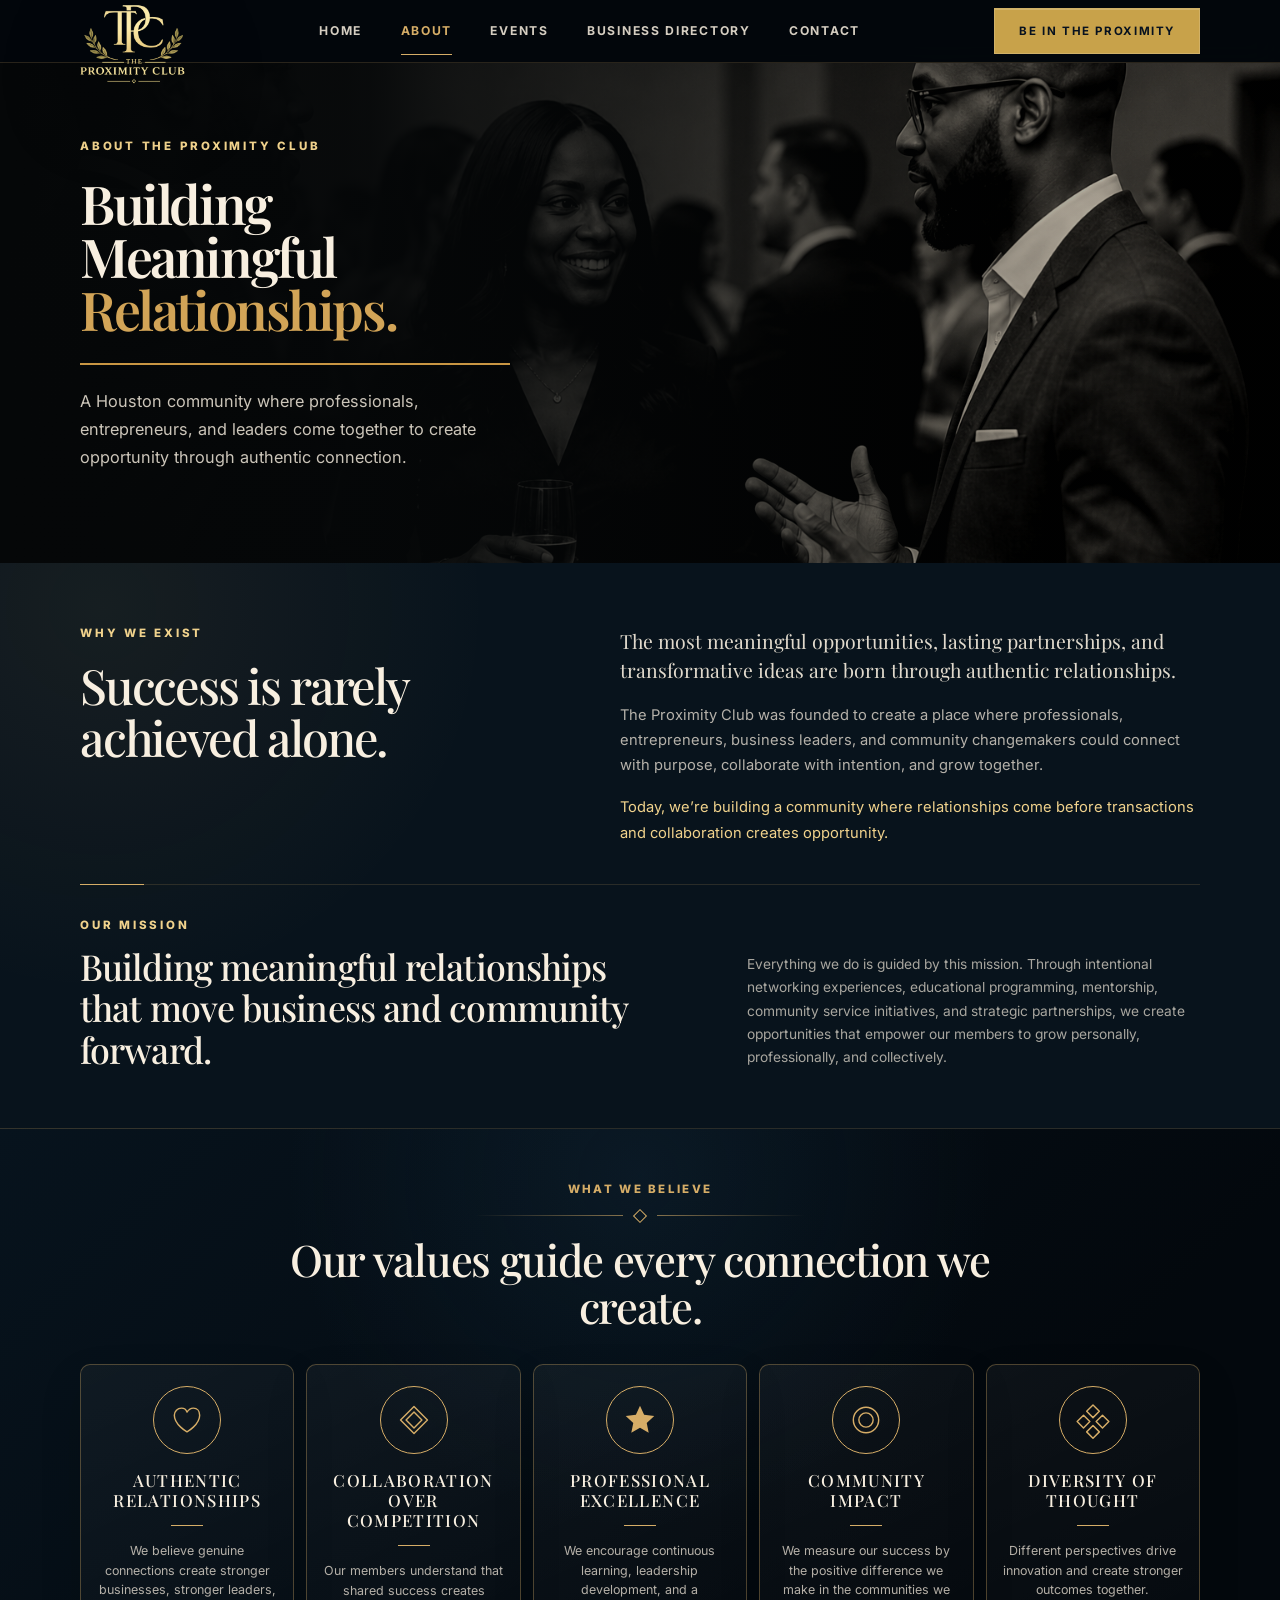
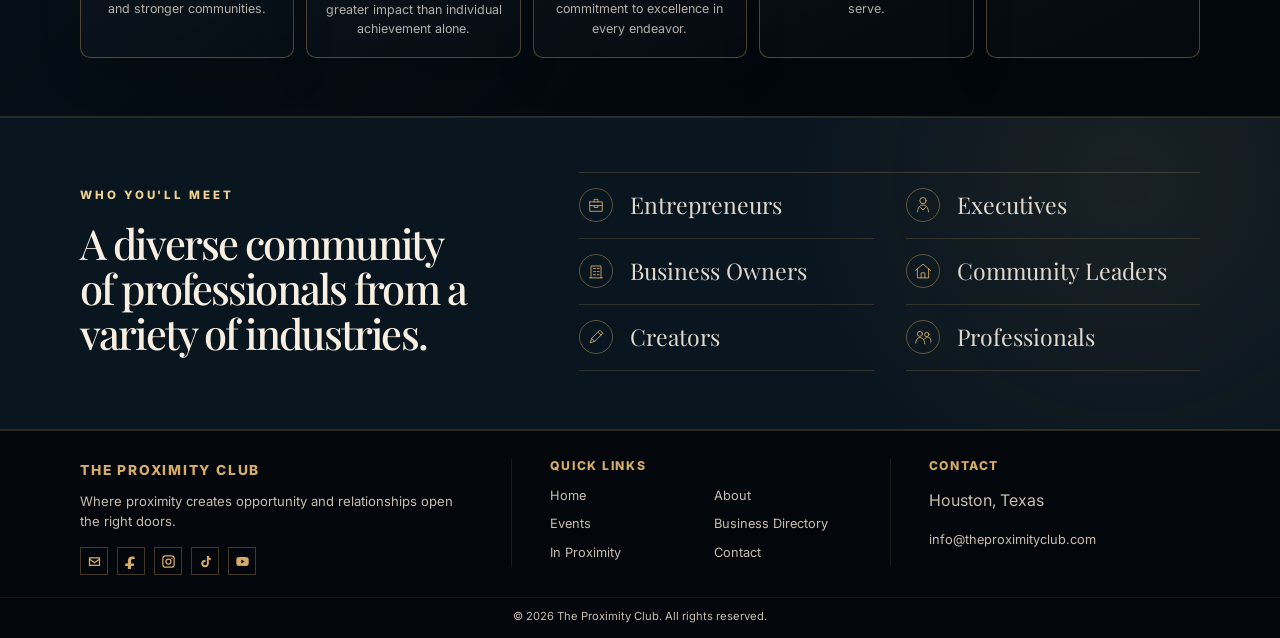
<file: about.html>
<!DOCTYPE html>
<html lang="en">
<head>
  <meta charset="UTF-8" />
  <meta name="viewport" content="width=device-width, initial-scale=1.0" />
  <meta name="description" content="Learn about The Proximity Club, a Houston-based community built around meaningful relationships, curated events, and authentic professional connection." />
  <meta name="theme-color" content="#03070c" />
  <title>About The Proximity Club</title>
  <link rel="preconnect" href="https://fonts.googleapis.com">
  <link rel="preconnect" href="https://fonts.gstatic.com" crossorigin>
  <link href="https://fonts.googleapis.com/css2?family=Inter:wght@400;500;600;700;800&amp;family=Playfair+Display:wght@500;600;700&amp;display=swap" rel="stylesheet">
  <link rel="icon" type="image/x-icon" href="assets/favicon.ico">
  <link rel="icon" type="image/png" sizes="32x32" href="assets/favicon-32x32.png">
  <link rel="apple-touch-icon" sizes="180x180" href="assets/apple-touch-icon.png">
  <link rel="manifest" href="assets/site.webmanifest">
  <link rel="stylesheet" href="styles.css" />
</head>
<body class="about-page">
  <header class="site-header">
    <a class="brand brand-overlap" href="index_fullSite.html#home" aria-label="The Proximity Club Home">
      <img class="brand-logo" src="assets/goldLogo.png" alt="The Proximity Club" />
    </a>

    <button class="nav-toggle" aria-label="Open navigation" aria-expanded="false">☰</button>

    <nav class="site-nav" aria-label="Main navigation">
      <a href="index_fullSite.html#home">Home</a>
      <a href="about.html" aria-current="page">About</a>
      <a href="index_fullSite.html#events">Events</a>
      <a href="business-directory.html">Business Directory</a>
      <a href="contact.html">Contact</a>
    </nav>

    <a class="header-cta" href="join.html">Be in the Proximity</a>
  </header>

  <main>
    <section class="about-hero section-dark">
      <img class="about-hero-bg" src="assets/TPC_conversationImage.png" alt="" aria-hidden="true" />
      <div class="section-shell about-hero-grid">
        <div class="about-hero-copy reveal">
          <p class="eyebrow">About The Proximity Club</p>
          <h1><span>Building</span><span>Meaningful</span><span class="gold-word">Relationships.</span></h1>
          <p class="hero-copy">A Houston community where professionals, entrepreneurs, and leaders come together to create opportunity through authentic connection.</p>
        </div>
      </div>
    </section>

    <section id="mission" class="about-story-section">
      <div class="section-shell reveal">
        <div class="about-story-primary">
          <div class="about-story-heading">
            <p class="eyebrow">Why We Exist</p>
            <h2>Success is rarely achieved alone.</h2>
          </div>
          <div class="about-story-copy">
            <p>The most meaningful opportunities, lasting partnerships, and transformative ideas are born through authentic relationships.</p>
            <p>The Proximity Club was founded to create a place where professionals, entrepreneurs, business leaders, and community changemakers could connect with purpose, collaborate with intention, and grow together.</p>
            <p>Today, we’re building a community where relationships come before transactions and collaboration creates opportunity.</p>
          </div>
        </div>
        <div class="about-story-divider" aria-hidden="true"><span></span></div>
        <div class="about-story-mission">
          <div>
            <p class="eyebrow">Our Mission</p>
            <h3>Building meaningful relationships that move business and community forward.</h3>
          </div>
          <p>Everything we do is guided by this mission. Through intentional networking experiences, educational programming, mentorship, community service initiatives, and strategic partnerships, we create opportunities that empower our members to grow personally, professionally, and collectively.</p>
        </div>
      </div>
    </section>

    <section class="about-beliefs">
      <div class="section-shell reveal">
        <div class="section-heading centered">
          <p class="eyebrow">What We Believe</p>
          <div class="beliefs-title-rule" aria-hidden="true"><span></span></div>
          <h2>Our values guide every connection we create.</h2>
        </div>
        <div class="vision-items">
          <article class="vision-item">
            <span class="vision-icon" aria-hidden="true"><svg viewBox="0 0 48 48"><path d="M24 39S8 30 8 18c0-5 4-9 9-9 3 0 6 2 7 5 2-3 4-5 8-5 5 0 8 4 8 9 0 12-16 21-16 21Z"/></svg></span>
            <h3>Authentic Relationships</h3>
            <p>We believe genuine connections create stronger businesses, stronger leaders, and stronger communities.</p>
          </article>
          <article class="vision-item">
            <span class="vision-icon" aria-hidden="true"><svg viewBox="0 0 48 48"><path d="m24 7 17 17-17 17L7 24 24 7Z"/><path d="m24 14 10 10-10 10-10-10 10-10Z"/></svg></span>
            <h3>Collaboration Over Competition</h3>
            <p>Our members understand that shared success creates greater impact than individual achievement alone.</p>
          </article>
          <article class="vision-item">
            <span class="vision-icon vision-icon--filled" aria-hidden="true"><svg viewBox="0 0 48 48"><path d="m24 6 5.2 11.5L42 19l-9.5 8.7L35 40l-11-6.2L13 40l2.5-12.3L6 19l12.8-1.5L24 6Z"/></svg></span>
            <h3>Professional Excellence</h3>
            <p>We encourage continuous learning, leadership development, and a commitment to excellence in every endeavor.</p>
          </article>
          <article class="vision-item">
            <span class="vision-icon" aria-hidden="true"><svg viewBox="0 0 48 48"><circle cx="24" cy="24" r="16"/><circle cx="24" cy="24" r="9"/></svg></span>
            <h3>Community Impact</h3>
            <p>We measure our success by the positive difference we make in the communities we serve.</p>
          </article>
          <article class="vision-item">
            <span class="vision-icon" aria-hidden="true"><svg viewBox="0 0 48 48"><path d="m24 5 8 8-8 8-8-8 8-8ZM12 18l8 8-8 8-8-8 8-8Zm24 0 8 8-8 8-8-8 8-8ZM24 31l8 8-8 8-8-8 8-8Z"/></svg></span>
            <h3>Diversity of Thought</h3>
            <p>Different perspectives drive innovation and create stronger outcomes together.</p>
          </article>
        </div>
      </div>
    </section>

    <section class="about-audience">
      <div class="section-shell reveal">
        <div class="about-audience-heading">
          <p class="eyebrow">Who You'll Meet</p>
          <h2>A diverse community of professionals from a variety of industries.</h2>
        </div>
        <div class="audience-labels" aria-label="Community members">
          <span><svg viewBox="0 0 32 32" aria-hidden="true"><path d="M6 11h20v15H6V11Zm7 0V7h6v4M6 17h20M13 17v3h6v-3"/></svg>Entrepreneurs</span>
          <span><svg viewBox="0 0 32 32" aria-hidden="true"><circle cx="16" cy="9" r="5"/><path d="M7 27c1-7 4-11 9-11s8 4 9 11M12 20l4 4 4-4"/></svg>Executives</span>
          <span><svg viewBox="0 0 32 32" aria-hidden="true"><path d="M5 27h22M8 27V8h16v19M12 12h3m3 0h3m-9 5h3m3 0h3m-9 5h3m3 0h3"/></svg>Business Owners</span>
          <span><svg viewBox="0 0 32 32" aria-hidden="true"><path d="m4 15 12-10 12 10M7 13v14h18V13M13 27v-8h6v8"/></svg>Community Leaders</span>
          <span><svg viewBox="0 0 32 32" aria-hidden="true"><path d="m7 25 2-7L22 5l5 5-13 13-7 2Zm12-17 5 5M9 18l5 5"/></svg>Creators</span>
          <span><svg viewBox="0 0 32 32" aria-hidden="true"><circle cx="11" cy="11" r="4"/><circle cx="22" cy="12" r="3.5"/><path d="M4 27c1-7 3-10 7-10s7 3 8 10m0-8c1-2 2-3 4-3 4 0 6 4 6 10"/></svg>Professionals</span>
        </div>
      </div>
    </section>
  </main>

  <footer id="contact" class="site-footer">
    <div class="footer-shell">
      <div>
        <p class="footer-brand">The Proximity Club</p>
        <p>Where proximity creates opportunity and relationships open the right doors.</p>
        <div class="social-row" aria-label="Social links">
          <a href="mailto:info@theproximityclub.com" aria-label="Email" title="Email The Proximity Club"><svg viewBox="0 0 24 24" aria-hidden="true"><path d="M3 5h18v14H3V5Zm2 2v.4l7 5.2 7-5.2V7H5Zm14 10V9.9l-7 5.2-7-5.2V17h14Z"/></svg></a>
          <a href="https://www.facebook.com/profile.php?id=61591724949559" target="_blank" rel="noopener noreferrer" aria-label="Facebook" title="Visit The Proximity Club on Facebook"><svg viewBox="0 0 24 24" aria-hidden="true"><path d="M14 8h3V4.3c-.5-.1-2.2-.3-4.1-.3-4 0-6.7 2.4-6.7 6.9V15H2v4.1h4.2V24h5.1v-4.9h4.2l.7-4.1h-4.9v-3.7C11.3 10.1 11.7 8 14 8Z"/></svg></a>
          <a href="https://www.instagram.com/theproximityclub?utm_source=ig_web_button_share_sheet&amp;igsh=ZDNlZDc0MzIxNw==" target="_blank" rel="noopener noreferrer" aria-label="Instagram" title="Visit The Proximity Club on Instagram"><svg viewBox="0 0 24 24" aria-hidden="true"><path d="M7 2h10a5 5 0 0 1 5 5v10a5 5 0 0 1-5 5H7a5 5 0 0 1-5-5V7a5 5 0 0 1 5-5Zm0 2a3 3 0 0 0-3 3v10a3 3 0 0 0 3 3h10a3 3 0 0 0 3-3V7a3 3 0 0 0-3-3H7Zm10.5 1.5a1.25 1.25 0 1 1 0 2.5 1.25 1.25 0 0 1 0-2.5ZM12 7a5 5 0 1 1 0 10 5 5 0 0 1 0-10Zm0 2a3 3 0 1 0 0 6 3 3 0 0 0 0-6Z"/></svg></a>
          <a href="https://www.tiktok.com/@theproximityclub?is_from_webapp=1&amp;sender_device=pc" target="_blank" rel="noopener noreferrer" aria-label="TikTok" title="Visit The Proximity Club on TikTok"><svg viewBox="0 0 24 24" aria-hidden="true"><path d="M14.2 3h3.1c.2 1.8 1.3 3.2 3.2 3.6v3.2a8.2 8.2 0 0 1-3.2-1v6.3a6.1 6.1 0 1 1-5.2-6v3.3a2.9 2.9 0 1 0 2.1 2.8V3Z"/></svg></a>
          <a href="https://www.youtube.com/@TheProximityClub" target="_blank" rel="noopener noreferrer" aria-label="YouTube" title="Visit The Proximity Club on YouTube"><svg viewBox="0 0 24 24" aria-hidden="true"><path d="M21.6 7.2a3 3 0 0 0-2.1-2.1C17.7 4.6 12 4.6 12 4.6s-5.7 0-7.5.5a3 3 0 0 0-2.1 2.1A31 31 0 0 0 2 12a31 31 0 0 0 .4 4.8 3 3 0 0 0 2.1 2.1c1.8.5 7.5.5 7.5.5s5.7 0 7.5-.5a3 3 0 0 0 2.1-2.1A31 31 0 0 0 22 12a31 31 0 0 0-.4-4.8ZM10 15.2V8.8l5.5 3.2-5.5 3.2Z"/></svg></a>
        </div>
      </div>

      <div>
        <h3>Quick Links</h3>
        <a href="index_fullSite.html#home">Home</a>
        <a href="about.html" aria-current="page">About</a>
        <a href="index_fullSite.html#events">Events</a>
        <a href="business-directory.html">Business Directory</a>
        <a href="join.html">In Proximity</a>
        <a href="contact.html">Contact</a>
      </div>

      <div>
        <h3>Contact</h3>
        <p>Houston, Texas</p>
        <p><a href="mailto:info@theproximityclub.com">info@theproximityclub.com</a></p>
      </div>

    </div>
    <p class="copyright">© <span id="year"></span> The Proximity Club. All rights reserved.</p>
  </footer>

  <script src="script.js"></script>
</body>
</html>
</file>
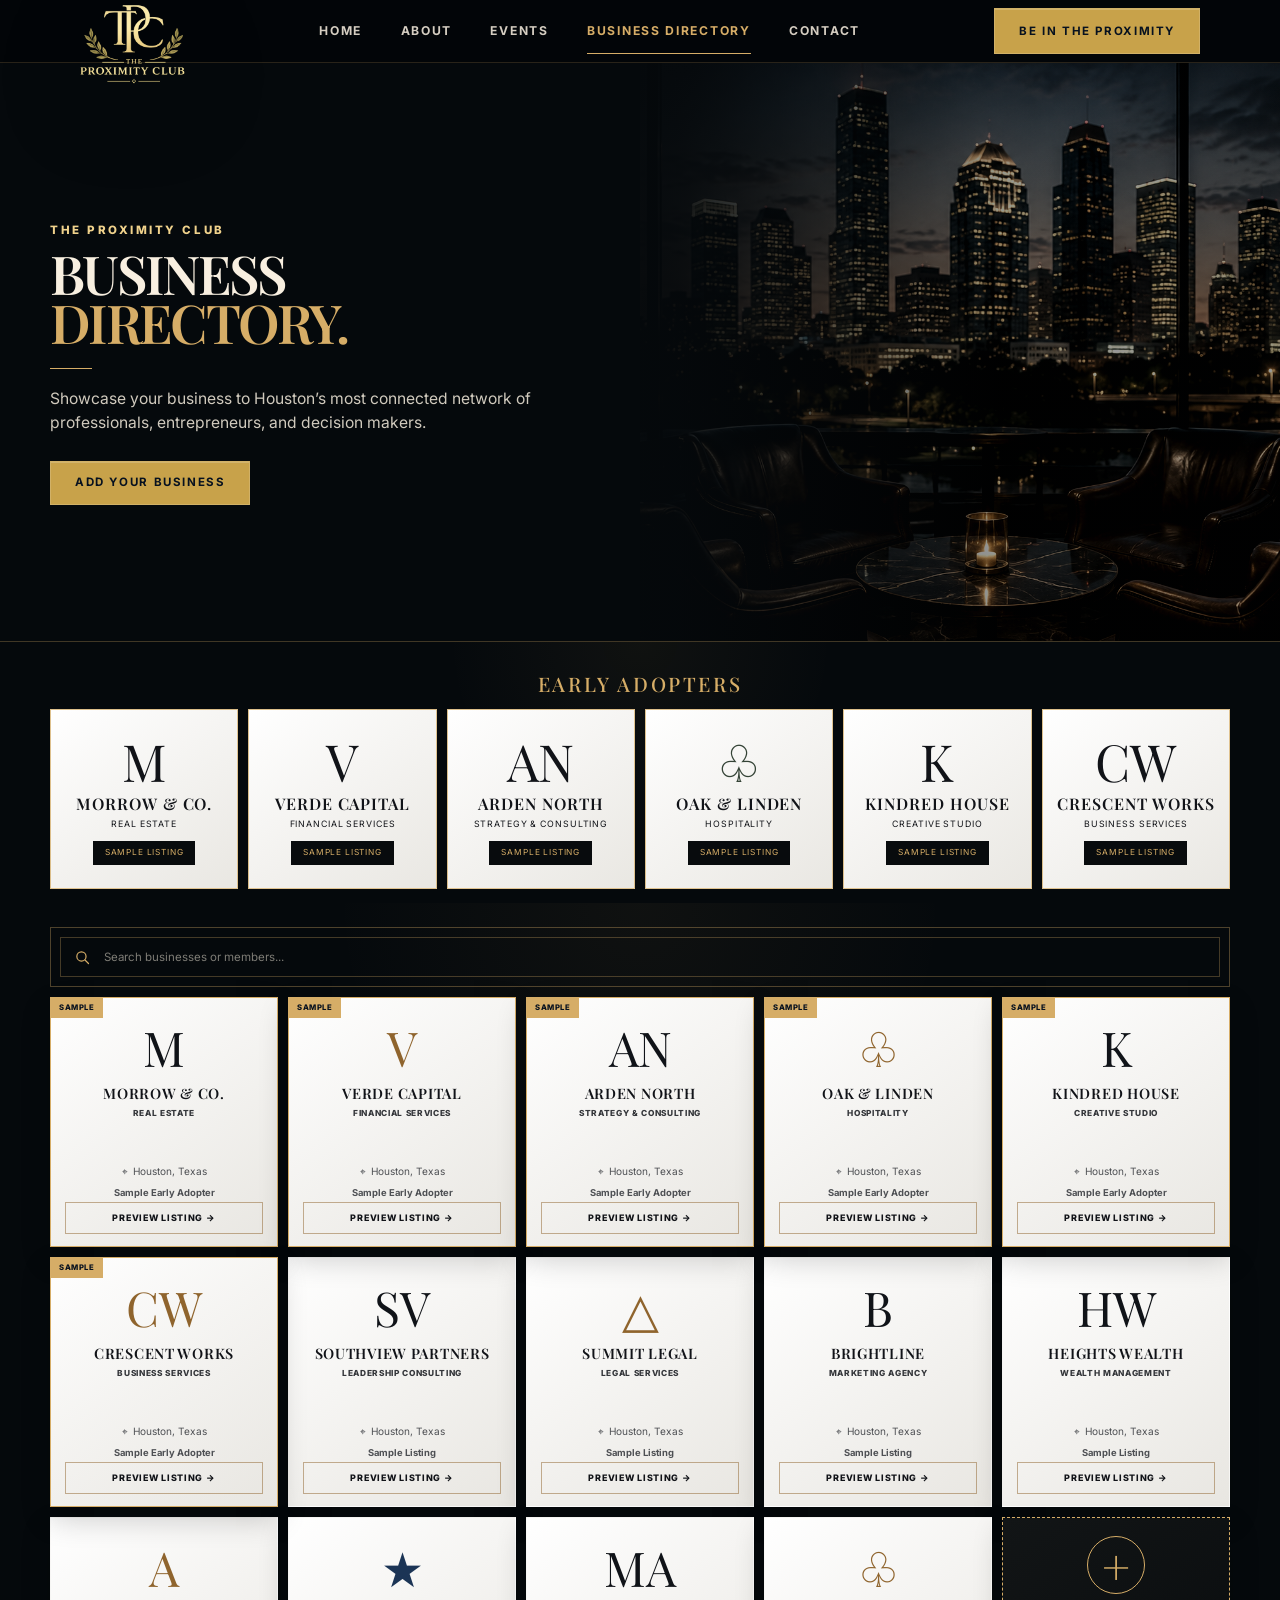
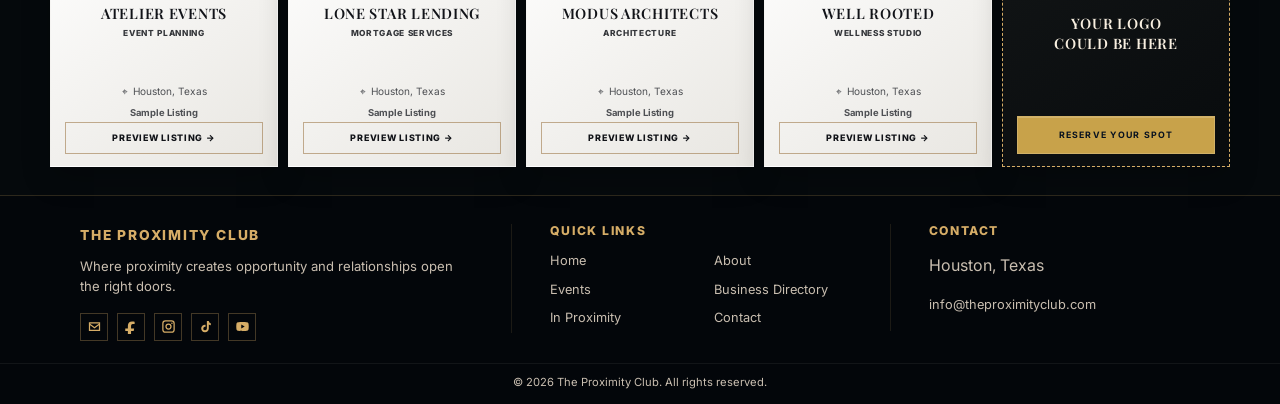
<file: business-directory.html>
<!DOCTYPE html>
<html lang="en">
<head>
  <meta charset="UTF-8" />
  <meta name="viewport" content="width=device-width, initial-scale=1.0" />
  <meta name="description" content="Explore businesses and services within The Proximity Club professional community." />
  <meta name="theme-color" content="#03070c" />
  <title>Business Directory | The Proximity Club</title>
  <link rel="preconnect" href="https://fonts.googleapis.com">
  <link rel="preconnect" href="https://fonts.gstatic.com" crossorigin>
  <link href="https://fonts.googleapis.com/css2?family=Inter:wght@400;500;600;700;800&amp;family=Playfair+Display:wght@500;600;700&amp;display=swap" rel="stylesheet">
  <link rel="icon" type="image/x-icon" href="assets/favicon.ico">
  <link rel="stylesheet" href="styles.css" />
</head>
<body class="directory-page">
  <header class="site-header">
    <a class="brand brand-overlap" href="index_fullSite.html#home" aria-label="The Proximity Club Home">
      <img class="brand-logo" src="assets/goldLogo.png" alt="The Proximity Club" />
    </a>
    <button class="nav-toggle" aria-label="Open navigation" aria-expanded="false">☰</button>
    <nav class="site-nav" aria-label="Main navigation">
      <a href="index_fullSite.html#home">Home</a>
      <a href="about.html">About</a>
      <a href="index_fullSite.html#events">Events</a>
      <a href="business-directory.html" aria-current="page">Business Directory</a>
      <a href="contact.html">Contact</a>
    </nav>
    <a class="header-cta" href="join.html">Be in the Proximity</a>
  </header>

  <main>
    <section class="directory-page-hero">
      <img class="directory-hero-image" src="assets/business-directory-hero.png" alt="Houston skyline viewed from an elegant private lounge" />
      <div class="section-shell directory-page-hero-content reveal">
        <p class="eyebrow">The Proximity Club</p>
        <h1><span>Business</span><span>Directory.</span></h1>
        <div class="directory-hero-rule" aria-hidden="true"></div>
        <p>Showcase your business to Houston’s most connected network of professionals, entrepreneurs, and decision makers.</p>
        <div class="directory-hero-actions">
          <a class="btn btn-primary" href="contact.html?subject=Business%20Directory">Add Your Business</a>
        </div>
      </div>
    </section>

    <section class="founding-partners" aria-labelledby="founding-title">
      <div class="section-shell reveal">
        <div class="directory-section-title"><h2 id="founding-title">Early Adopters</h2></div>
        <div class="founding-grid">
          <a class="founding-card" href="#member-morrow"><div class="partner-mark">M</div><h3>Morrow &amp; Co.</h3><p>Real Estate</p><span>Sample Listing</span></a>
          <a class="founding-card" href="#member-verde"><div class="partner-mark">V</div><h3>Verde Capital</h3><p>Financial Services</p><span>Sample Listing</span></a>
          <a class="founding-card" href="#member-arden"><div class="partner-mark">AN</div><h3>Arden North</h3><p>Strategy &amp; Consulting</p><span>Sample Listing</span></a>
          <a class="founding-card" href="#member-oak"><div class="partner-mark partner-mark-tree">♧</div><h3>Oak &amp; Linden</h3><p>Hospitality</p><span>Sample Listing</span></a>
          <a class="founding-card" href="#member-kindred"><div class="partner-mark">K</div><h3>Kindred House</h3><p>Creative Studio</p><span>Sample Listing</span></a>
          <a class="founding-card" href="#member-crescent"><div class="partner-mark">CW</div><h3>Crescent Works</h3><p>Business Services</p><span>Sample Listing</span></a>
        </div>
      </div>
    </section>

    <section class="directory-listing-section" aria-labelledby="directory-listing-title">
      <div class="section-shell">
        <div class="directory-tools reveal">
          <label class="directory-search"><span aria-hidden="true"><svg viewBox="0 0 24 24"><circle cx="10.5" cy="10.5" r="6.5"/><path d="m15.5 15.5 5 5"/></svg></span><span class="sr-only">Search directory</span><input type="search" id="directory-search" placeholder="Search businesses or members..." /></label>
        </div>

        <div class="directory-listing-grid reveal" aria-live="polite">
          <article id="member-morrow" class="directory-card directory-early-card" data-directory-category="real-estate"><div class="member-mark">M</div><h3>Morrow &amp; Co.</h3><p class="directory-industry">Real Estate</p><p class="member-location">Houston, Texas</p><span class="directory-location">Sample Early Adopter</span><a href="#directory-membership">Preview Listing →</a></article>
          <article id="member-verde" class="directory-card directory-early-card" data-directory-category="finance"><div class="member-mark member-mark-gold">V</div><h3>Verde Capital</h3><p class="directory-industry">Financial Services</p><p class="member-location">Houston, Texas</p><span class="directory-location">Sample Early Adopter</span><a href="#directory-membership">Preview Listing →</a></article>
          <article id="member-arden" class="directory-card directory-early-card" data-directory-category="consulting"><div class="member-mark">AN</div><h3>Arden North</h3><p class="directory-industry">Strategy &amp; Consulting</p><p class="member-location">Houston, Texas</p><span class="directory-location">Sample Early Adopter</span><a href="#directory-membership">Preview Listing →</a></article>
          <article id="member-oak" class="directory-card directory-early-card" data-directory-category="hospitality"><div class="member-mark member-mark-gold">♧</div><h3>Oak &amp; Linden</h3><p class="directory-industry">Hospitality</p><p class="member-location">Houston, Texas</p><span class="directory-location">Sample Early Adopter</span><a href="#directory-membership">Preview Listing →</a></article>
          <article id="member-kindred" class="directory-card directory-early-card" data-directory-category="creative"><div class="member-mark">K</div><h3>Kindred House</h3><p class="directory-industry">Creative Studio</p><p class="member-location">Houston, Texas</p><span class="directory-location">Sample Early Adopter</span><a href="#directory-membership">Preview Listing →</a></article>
          <article id="member-crescent" class="directory-card directory-early-card" data-directory-category="consulting"><div class="member-mark member-mark-gold">CW</div><h3>Crescent Works</h3><p class="directory-industry">Business Services</p><p class="member-location">Houston, Texas</p><span class="directory-location">Sample Early Adopter</span><a href="#directory-membership">Preview Listing →</a></article>
          <article class="directory-card" data-directory-category="consulting"><div class="member-mark">SV</div><h3>Southview Partners</h3><p class="directory-industry">Leadership Consulting</p><p class="member-location">Houston, Texas</p><span class="directory-location">Sample Listing</span><a href="#directory-membership">Preview Listing →</a></article>
          <article class="directory-card" data-directory-category="consulting"><div class="member-mark member-mark-gold">△</div><h3>Summit Legal</h3><p class="directory-industry">Legal Services</p><p class="member-location">Houston, Texas</p><span class="directory-location">Sample Listing</span><a href="#directory-membership">Preview Listing →</a></article>
          <article class="directory-card" data-directory-category="creative"><div class="member-mark">B</div><h3>Brightline</h3><p class="directory-industry">Marketing Agency</p><p class="member-location">Houston, Texas</p><span class="directory-location">Sample Listing</span><a href="#directory-membership">Preview Listing →</a></article>
          <article class="directory-card" data-directory-category="finance"><div class="member-mark">HW</div><h3>Heights Wealth</h3><p class="directory-industry">Wealth Management</p><p class="member-location">Houston, Texas</p><span class="directory-location">Sample Listing</span><a href="#directory-membership">Preview Listing →</a></article>
          <article class="directory-card" data-directory-category="hospitality"><div class="member-mark member-mark-gold">A</div><h3>Atelier Events</h3><p class="directory-industry">Event Planning</p><p class="member-location">Houston, Texas</p><span class="directory-location">Sample Listing</span><a href="#directory-membership">Preview Listing →</a></article>
          <article class="directory-card" data-directory-category="finance"><div class="member-mark member-mark-blue">★</div><h3>Lone Star Lending</h3><p class="directory-industry">Mortgage Services</p><p class="member-location">Houston, Texas</p><span class="directory-location">Sample Listing</span><a href="#directory-membership">Preview Listing →</a></article>
          <article class="directory-card" data-directory-category="real-estate"><div class="member-mark">MA</div><h3>Modus Architects</h3><p class="directory-industry">Architecture</p><p class="member-location">Houston, Texas</p><span class="directory-location">Sample Listing</span><a href="#directory-membership">Preview Listing →</a></article>
          <article class="directory-card" data-directory-category="hospitality"><div class="member-mark member-mark-gold">♧</div><h3>Well Rooted</h3><p class="directory-industry">Wellness Studio</p><p class="member-location">Houston, Texas</p><span class="directory-location">Sample Listing</span><a href="#directory-membership">Preview Listing →</a></article>
          <article id="directory-membership" class="directory-card directory-open-card" data-directory-category="all"><div class="member-mark">+</div><h3>Your Logo<br />Could Be Here</h3><a class="btn btn-primary" href="mailto:info@theproximityclub.com?subject=Business%20Directory%20Interest">Reserve Your Spot</a></article>
        </div>
      </div>
    </section>
  </main>

  <!-- Directory listing preview modal -->
  <dialog class="directory-preview-modal" id="directory-preview-modal" aria-labelledby="directory-preview-title">
    <div class="directory-preview-panel">
      <button class="directory-preview-close" type="button" aria-label="Close listing preview">×</button>
      <p class="directory-preview-eyebrow">Sample Directory Listing</p>
      <div class="directory-preview-identity">
        <div class="directory-preview-mark" aria-hidden="true"></div>
        <div>
          <h2 id="directory-preview-title"></h2>
          <p class="directory-preview-industry"></p>
        </div>
      </div>
      <div class="directory-preview-rule" aria-hidden="true"></div>
      <p class="directory-preview-location"></p>
      <p class="directory-preview-description"></p>
      <p class="directory-preview-disclaimer">This fictional profile is shown only to preview how a member’s business will be presented in the directory.</p>
      <a class="btn btn-primary directory-preview-cta" href="mailto:info@theproximityclub.com?subject=Business%20Directory%20Interest">Feature Your Business</a>
    </div>
  </dialog>
  <!-- End directory listing preview modal -->

  <footer id="contact" class="site-footer">
    <div class="footer-shell">
      <div>
        <p class="footer-brand">The Proximity Club</p>
        <p>Where proximity creates opportunity and relationships open the right doors.</p>
        <div class="social-row" aria-label="Social links">
          <a href="mailto:info@theproximityclub.com" aria-label="Email" title="Email The Proximity Club"><svg viewBox="0 0 24 24" aria-hidden="true"><path d="M3 5h18v14H3V5Zm2 2v.4l7 5.2 7-5.2V7H5Zm14 10V9.9l-7 5.2-7-5.2V17h14Z"/></svg></a>
          <a href="https://www.facebook.com/profile.php?id=61591724949559" target="_blank" rel="noopener noreferrer" aria-label="Facebook" title="Visit The Proximity Club on Facebook"><svg viewBox="0 0 24 24" aria-hidden="true"><path d="M14 8h3V4.3c-.5-.1-2.2-.3-4.1-.3-4 0-6.7 2.4-6.7 6.9V15H2v4.1h4.2V24h5.1v-4.9h4.2l.7-4.1h-4.9v-3.7C11.3 10.1 11.7 8 14 8Z"/></svg></a>
          <a href="https://www.instagram.com/theproximityclub?utm_source=ig_web_button_share_sheet&amp;igsh=ZDNlZDc0MzIxNw==" target="_blank" rel="noopener noreferrer" aria-label="Instagram" title="Visit The Proximity Club on Instagram"><svg viewBox="0 0 24 24" aria-hidden="true"><path d="M7 2h10a5 5 0 0 1 5 5v10a5 5 0 0 1-5 5H7a5 5 0 0 1-5-5V7a5 5 0 0 1 5-5Zm0 2a3 3 0 0 0-3 3v10a3 3 0 0 0 3 3h10a3 3 0 0 0 3-3V7a3 3 0 0 0-3-3H7Zm10.5 1.5a1.25 1.25 0 1 1 0 2.5 1.25 1.25 0 0 1 0-2.5ZM12 7a5 5 0 1 1 0 10 5 5 0 0 1 0-10Zm0 2a3 3 0 1 0 0 6 3 3 0 0 0 0-6Z"/></svg></a>
          <a href="https://www.tiktok.com/@theproximityclub?is_from_webapp=1&amp;sender_device=pc" target="_blank" rel="noopener noreferrer" aria-label="TikTok" title="Visit The Proximity Club on TikTok"><svg viewBox="0 0 24 24" aria-hidden="true"><path d="M14.2 3h3.1c.2 1.8 1.3 3.2 3.2 3.6v3.2a8.2 8.2 0 0 1-3.2-1v6.3a6.1 6.1 0 1 1-5.2-6v3.3a2.9 2.9 0 1 0 2.1 2.8V3Z"/></svg></a>
          <a href="https://www.youtube.com/@TheProximityClub" target="_blank" rel="noopener noreferrer" aria-label="YouTube" title="Visit The Proximity Club on YouTube"><svg viewBox="0 0 24 24" aria-hidden="true"><path d="M21.6 7.2a3 3 0 0 0-2.1-2.1C17.7 4.6 12 4.6 12 4.6s-5.7 0-7.5.5a3 3 0 0 0-2.1 2.1A31 31 0 0 0 2 12a31 31 0 0 0 .4 4.8 3 3 0 0 0 2.1 2.1c1.8.5 7.5.5 7.5.5s5.7 0 7.5-.5a3 3 0 0 0 2.1-2.1A31 31 0 0 0 22 12a31 31 0 0 0-.4-4.8ZM10 15.2V8.8l5.5 3.2-5.5 3.2Z"/></svg></a>
        </div>
      </div>
      <div><h3>Quick Links</h3><a href="index_fullSite.html#home">Home</a><a href="about.html">About</a><a href="index_fullSite.html#events">Events</a><a href="business-directory.html">Business Directory</a><a href="join.html">In Proximity</a><a href="contact.html">Contact</a></div>
      <div><h3>Contact</h3><p>Houston, Texas</p><p><a href="mailto:info@theproximityclub.com">info@theproximityclub.com</a></p></div>
    </div>
    <p class="copyright">© <span id="year"></span> The Proximity Club. All rights reserved.</p>
  </footer>
  <script src="script.js"></script>
</body>
</html>
</file>
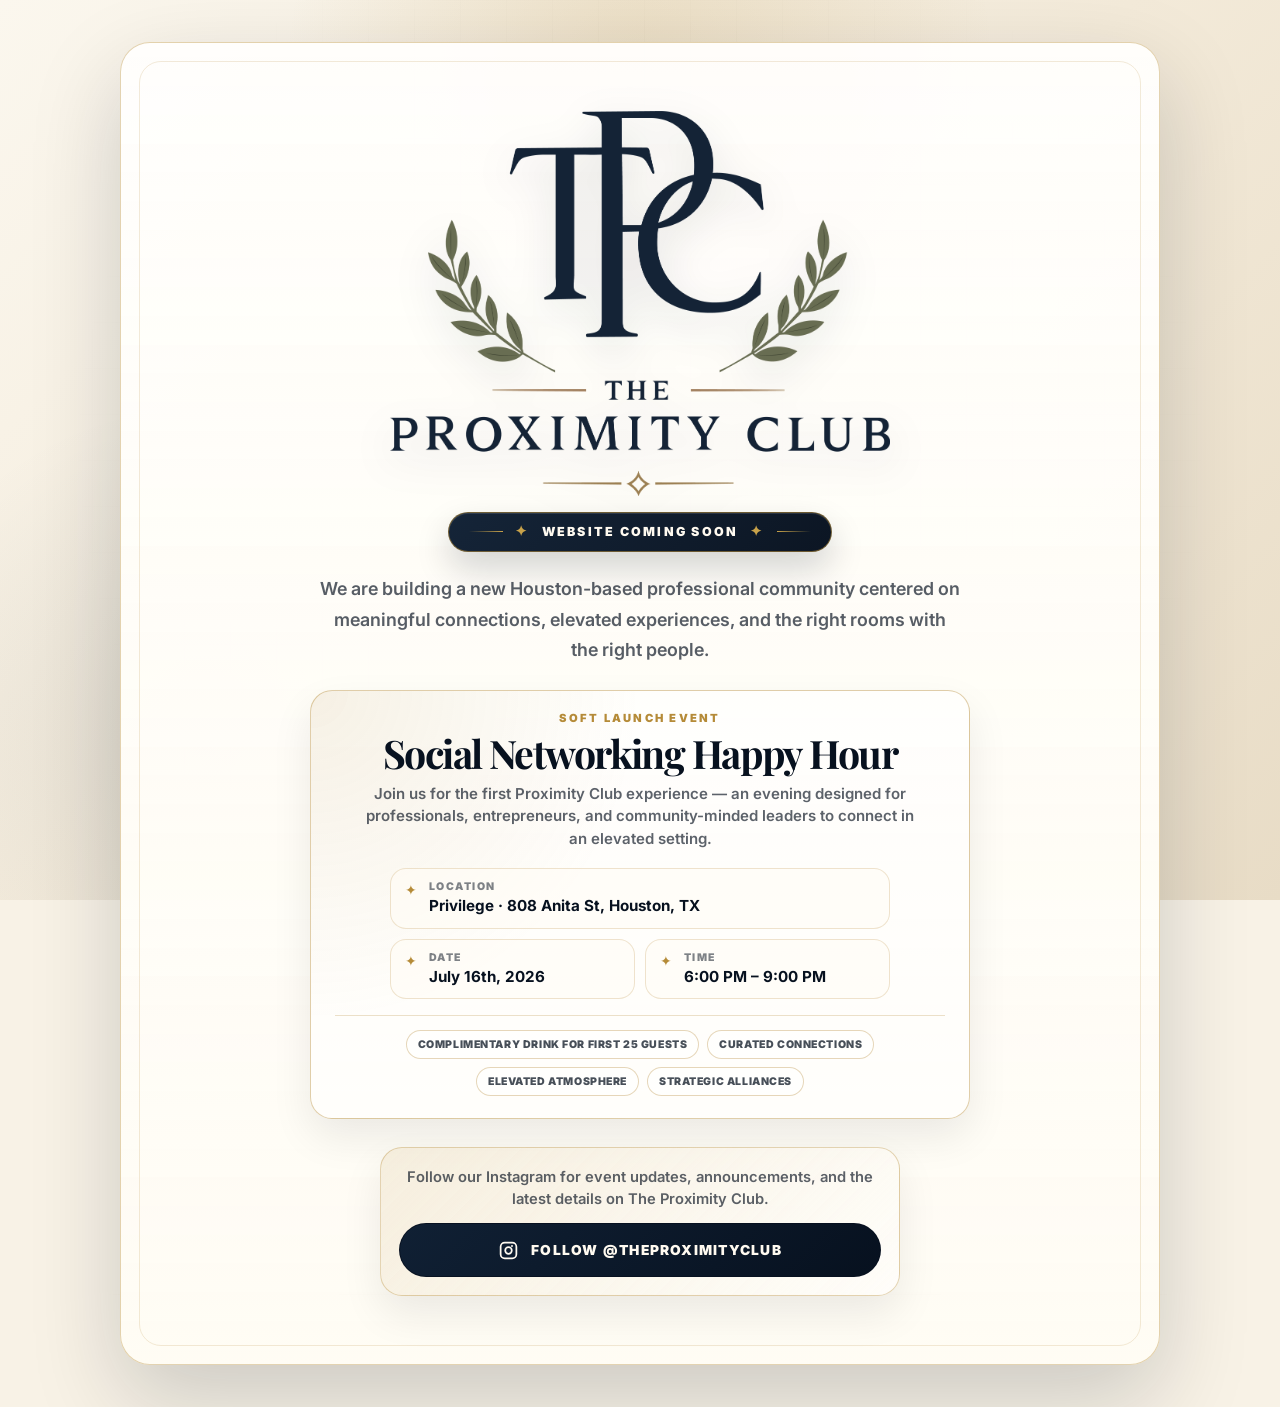
<file: indexOld.html>
<!DOCTYPE html>
<html lang="en">
<head>
  <meta charset="UTF-8" />
  <meta name="viewport" content="width=device-width, initial-scale=1.0" />
  <meta name="description" content="The Proximity Club is a curated professional network in Houston built around meaningful relationships, intentional events, and shared opportunity." />
  <meta name="theme-color" content="#03070c" />
  <title>The Proximity Club | Coming Soon</title>
  <link rel="preconnect" href="https://fonts.googleapis.com">
  <link rel="preconnect" href="https://fonts.gstatic.com" crossorigin>
  <link href="https://fonts.googleapis.com/css2?family=Inter:wght@400;500;600;700;800&family=Playfair+Display:wght@500;600;700&display=swap" rel="stylesheet">
  <link rel="icon" type="image/x-icon" href="assets/favicon.ico">
  <link rel="icon" type="image/png" sizes="16x16" href="assets/favicon-16x16.png">
  <link rel="icon" type="image/png" sizes="32x32" href="assets/favicon-32x32.png">
  <link rel="icon" type="image/png" sizes="48x48" href="assets/favicon-48x48.png">
  <link rel="apple-touch-icon" sizes="180x180" href="assets/apple-touch-icon.png">
  <link rel="manifest" href="assets/site.webmanifest">
  <style>
    :root {
      --navy: #07111f;
      --navy-soft: #102034;
      --navy-card: rgba(255, 252, 244, 0.86);
      --gold: #b58b38;
      --gold-soft: #c8a24a;
      --cream: #f8f2e6;
      --cream-deep: #efe4d0;
      --ink: #07111f;
      --muted: rgba(7, 17, 31, 0.68);
      --line: rgba(181, 139, 56, 0.38);
    }

    * {
      box-sizing: border-box;
      margin: 0;
      padding: 0;
    }

    html {
      min-height: 100%;
      scroll-behavior: smooth;
    }

    body {
      min-height: 100vh;
      font-family: "Inter", Arial, sans-serif;
      color: var(--ink);
      background: var(--cream);
      overflow-x: hidden;
    }

    body::before {
      content: "";
      position: fixed;
      inset: 0;
      z-index: -3;
      background:
        radial-gradient(circle at 50% 8%, rgba(181, 139, 56, 0.18), transparent 34%),
        radial-gradient(circle at 16% 82%, rgba(7, 17, 31, 0.08), transparent 26%),
        linear-gradient(135deg, #fbf7ee 0%, #f3ead9 52%, #e8dcc6 100%);
    }

    body::after {
      content: "";
      position: fixed;
      inset: 0;
      z-index: -2;
      pointer-events: none;
      background:
        linear-gradient(rgba(7, 17, 31, 0.035) 1px, transparent 1px),
        linear-gradient(90deg, rgba(7, 17, 31, 0.035) 1px, transparent 1px);
      background-size: 46px 46px;
      mask-image: radial-gradient(circle at center, black, transparent 76%);
    }

    .coming-soon-page {
      min-height: 100vh;
      display: flex;
      align-items: center;
      justify-content: center;
      padding: 42px 20px;
      position: relative;
    }

    .coming-soon-page::before {
      content: "";
      position: absolute;
      inset: auto 8% 8% 8%;
      height: 1px;
      background: linear-gradient(90deg, transparent, rgba(181, 139, 56, 0.46), transparent);
    }

    .coming-soon-card {
      width: min(1040px, 100%);
      position: relative;
      text-align: center;
      padding: clamp(32px, 6vw, 68px);
      border: 1px solid var(--line);
      border-radius: 30px;
      background:
        linear-gradient(180deg, rgba(255, 255, 255, 0.72), rgba(255, 252, 244, 0.9)),
        var(--navy-card);
      box-shadow: 0 34px 90px rgba(7, 17, 31, 0.18);
      overflow: hidden;
    }

    .coming-soon-card::before {
      content: "";
      position: absolute;
      inset: 18px;
      border: 1px solid rgba(181, 139, 56, 0.18);
      border-radius: 22px;
      pointer-events: none;
    }

    .logo-wrap {
      position: relative;
      z-index: 1;
      display: flex;
      justify-content: center;
      margin-bottom: 14px;
    }

    .logo {
      width: clamp(280px, 44vw, 500px);
      height: auto;
      display: block;
      filter: drop-shadow(0 14px 20px rgba(7, 17, 31, 0.12));
    }

    .eyebrow {
      position: relative;
      z-index: 1;
      margin-bottom: 18px;
      color: var(--gold-soft);
      font-size: 0.78rem;
      font-weight: 700;
      letter-spacing: 0.25em;
      line-height: 1.6;
      text-transform: uppercase;
    }

    h1 {
      position: relative;
      z-index: 1;
      max-width: 780px;
      margin: 0 auto 18px;
      font-family: "Playfair Display", Georgia, serif;
      font-size: clamp(3rem, 7.5vw, 6.2rem);
      font-weight: 600;
      color: var(--ink);
      line-height: 0.95;
      letter-spacing: -0.045em;
    }

    h1 span {
      display: block;
    }

    h1 .accent {
      color: var(--gold);
      font-style: italic;
      letter-spacing: -0.05em;
    }

    .status-badge {
      position: relative;
      z-index: 2;
      display: inline-flex;
      align-items: center;
      justify-content: center;
      gap: 12px;
      margin: 2px auto 22px;
      padding: 11px 20px 12px;
      border: 1px solid rgba(181, 139, 56, 0.56);
      border-radius: 999px;
      color: #fffaf0;
      background:
        linear-gradient(135deg, rgba(16, 32, 52, 0.98), rgba(7, 17, 31, 0.98));
      box-shadow:
        0 16px 34px rgba(7, 17, 31, 0.18),
        inset 0 1px 0 rgba(255, 255, 255, 0.12);
      font-size: 0.78rem;
      font-weight: 900;
      letter-spacing: 0.18em;
      text-transform: uppercase;
    }

    .status-badge::before,
    .status-badge::after {
      content: "";
      width: 34px;
      height: 1px;
      background: linear-gradient(90deg, transparent, var(--gold-soft));
    }

    .status-badge::after {
      background: linear-gradient(90deg, var(--gold-soft), transparent);
    }

    .status-badge .spark {
      color: var(--gold-soft);
      font-size: 0.9rem;
      line-height: 1;
      transform: translateY(-1px);
    }

    .statement {
      position: relative;
      z-index: 1;
      max-width: 640px;
      margin: 0 auto;
      color: var(--muted);
      font-size: clamp(1rem, 2vw, 1.12rem);
      line-height: 1.7;
      font-weight: 600;
    }

    .divider {
      position: relative;
      z-index: 1;
      width: 92px;
      height: 1px;
      margin: 28px auto;
      background: linear-gradient(90deg, transparent, var(--gold), transparent);
    }

    .launch-note {
      position: relative;
      z-index: 1;
      width: fit-content;
      max-width: 100%;
      margin: 26px auto 0;
      padding: 10px 16px;
      border: 1px solid rgba(200, 162, 74, 0.32);
      border-radius: 999px;
      color: rgba(247, 241, 227, 0.82);
      background: rgba(255, 255, 255, 0.035);
      font-size: 0.78rem;
      font-weight: 800;
      letter-spacing: 0.1em;
      text-transform: uppercase;
    }

    .pill {
      border: 1px solid rgba(200, 162, 74, 0.35);
      border-radius: 999px;
      padding: 10px 16px;
      color: rgba(247, 241, 227, 0.82);
      background: rgba(255, 255, 255, 0.04);
      font-size: 0.78rem;
      font-weight: 700;
      letter-spacing: 0.08em;
      text-transform: uppercase;
    }

    .event-announcement {
      position: relative;
      z-index: 1;
      width: min(660px, 100%);
      margin: 24px auto 0;
      padding: 20px 24px 22px;
      border: 1px solid rgba(181, 139, 56, 0.42);
      border-radius: 22px;
      background:
        radial-gradient(circle at top left, rgba(181, 139, 56, 0.12), transparent 42%),
        rgba(255, 255, 255, 0.58);
      text-align: center;
      box-shadow: 0 18px 42px rgba(7, 17, 31, 0.08);
    }

    .event-kicker {
      margin-bottom: 8px;
      color: var(--gold);
      font-size: 0.7rem;
      font-weight: 900;
      letter-spacing: 0.2em;
      text-transform: uppercase;
    }

    .event-announcement h2 {
      max-width: 560px;
      margin: 0 auto 10px;
      font-family: "Playfair Display", Georgia, serif;
      color: var(--ink);
      font-size: clamp(1.65rem, 3.5vw, 2.45rem);
      line-height: 1.02;
      letter-spacing: -0.04em;
    }

    .event-summary {
      max-width: 560px;
      margin: 0 auto 16px;
      color: rgba(7, 17, 31, 0.66);
      font-size: 0.94rem;
      line-height: 1.5;
      font-weight: 600;
    }

    .event-details-list {
      display: grid;
      grid-template-columns: repeat(2, minmax(0, 1fr));
      gap: 10px;
      max-width: 500px;
      margin: 18px auto 16px;
      padding: 0;
      list-style: none;
      text-align: left;
    }

    .event-detail {
      position: relative;
      display: grid;
      grid-template-columns: auto 1fr;
      column-gap: 12px;
      align-items: start;
      padding: 11px 14px;
      border: 1px solid rgba(181, 139, 56, 0.22);
      border-radius: 16px;
      background: rgba(255, 252, 244, 0.58);
    }

    .event-detail-wide {
      grid-column: 1 / -1;
    }

    .event-detail::before {
      content: "✦";
      grid-row: 1 / span 2;
      color: var(--gold);
      font-size: 0.86rem;
      line-height: 1.2;
      transform: translateY(2px);
    }

    .event-detail span {
      display: block;
      margin-bottom: 3px;
      color: rgba(7, 17, 31, 0.52);
      font-size: 0.66rem;
      font-weight: 900;
      letter-spacing: 0.14em;
      text-transform: uppercase;
    }

    .event-detail strong {
      display: block;
      color: var(--ink);
      font-size: 0.95rem;
      line-height: 1.32;
    }

    .event-perks {
      display: flex;
      justify-content: center;
      flex-wrap: wrap;
      gap: 8px;
      margin-top: 12px;
      padding-top: 14px;
      border-top: 1px solid rgba(181, 139, 56, 0.26);
    }

    .event-perks span {
      border: 1px solid rgba(181, 139, 56, 0.34);
      border-radius: 999px;
      padding: 7px 11px;
      color: rgba(7, 17, 31, 0.74);
      background: rgba(255, 255, 255, 0.52);
      font-size: 0.66rem;
      font-weight: 900;
      letter-spacing: 0.055em;
      text-transform: uppercase;
    }

    .instagram-feature {
      position: relative;
      z-index: 1;
      width: min(520px, 100%);
      margin: 28px auto 0;
      padding: 18px;
      border: 1px solid rgba(181, 139, 56, 0.36);
      border-radius: 22px;
      background:
        linear-gradient(135deg, rgba(181, 139, 56, 0.12), rgba(255, 255, 255, 0.5)),
        rgba(255, 252, 244, 0.64);
      box-shadow: 0 18px 42px rgba(7, 17, 31, 0.08);
    }

    .instagram-feature p {
      margin-bottom: 12px;
      color: rgba(7, 17, 31, 0.66);
      font-size: 0.92rem;
      line-height: 1.55;
      font-weight: 600;
    }

    .instagram-feature-link {
      display: inline-flex;
      align-items: center;
      justify-content: center;
      gap: 12px;
      width: 100%;
      min-height: 54px;
      border-radius: 999px;
      color: #fffaf0;
      background: linear-gradient(135deg, #102034, #07111f);
      border: 1px solid rgba(7, 17, 31, 0.88);
      font-size: 0.86rem;
      font-weight: 900;
      letter-spacing: 0.09em;
      text-transform: uppercase;
      text-decoration: none;
      transition: transform 180ms ease, box-shadow 180ms ease;
    }

    .instagram-feature-link:hover {
      transform: translateY(-2px);
      box-shadow: 0 12px 28px rgba(7, 17, 31, 0.18);
    }

    .instagram-feature-link svg {
      width: 21px;
      height: 21px;
      flex: 0 0 auto;
      display: block;
    }

    .actions {
      position: relative;
      z-index: 1;
      display: flex;
      justify-content: center;
      gap: 12px;
      flex-wrap: wrap;
      margin-top: 28px;
    }

    .btn {
      display: inline-flex;
      align-items: center;
      justify-content: center;
      min-height: 46px;
      padding: 0 20px;
      border-radius: 999px;
      font-size: 0.8rem;
      font-weight: 800;
      letter-spacing: 0.08em;
      text-transform: uppercase;
      text-decoration: none;
      transition: transform 180ms ease, border-color 180ms ease, background 180ms ease;
    }

    .btn:hover {
      transform: translateY(-2px);
    }

    .btn-primary {
      color: #07111f;
      background: linear-gradient(135deg, var(--gold-soft), var(--gold));
      border: 1px solid rgba(231, 200, 109, 0.8);
    }

    .btn-ghost {
      color: var(--cream);
      border: 1px solid rgba(247, 241, 227, 0.24);
      background: rgba(255, 255, 255, 0.035);
    }

    .footer-note {
      position: relative;
      z-index: 1;
      margin-top: 36px;
      color: rgba(247, 241, 227, 0.52);
      font-size: 0.76rem;
      font-weight: 700;
      letter-spacing: 0.16em;
      text-transform: uppercase;
    }

    @media (max-width: 640px) {
      .coming-soon-page {
        min-height: auto;
        padding: 8px;
        align-items: flex-start;
      }

      .coming-soon-card {
        min-height: auto;
        display: block;
        padding: 16px 10px 14px;
        border-radius: 20px;
      }

      .coming-soon-card::before {
        inset: 7px;
        border-radius: 15px;
      }

      h1 {
        letter-spacing: -0.04em;
      }

      .logo {
        width: clamp(170px, 58vw, 230px);
      }

      .logo-wrap {
        margin-bottom: 6px;
      }

      .statement {
        display: none;
      }

      .status-badge {
        gap: 6px;
        margin-bottom: 10px;
        padding: 7px 11px 8px;
        font-size: 0.58rem;
        letter-spacing: 0.1em;
      }

      .status-badge::before,
      .status-badge::after {
        width: 14px;
      }

      .actions {
        gap: 10px;
      }

      .pill,
      .btn {
        width: 100%;
        max-width: 320px;
      }

      .event-announcement {
        margin-top: 10px;
        padding: 12px 10px;
        border-radius: 16px;
      }

      .event-kicker {
        margin-bottom: 5px;
        font-size: 0.58rem;
        letter-spacing: 0.14em;
      }

      .event-announcement h2 {
        max-width: 310px;
        font-size: clamp(1.32rem, 6.6vw, 1.65rem);
        line-height: 1.02;
        margin-bottom: 7px;
      }

      .event-summary {
        display: none;
      }

      .event-details-list {
        grid-template-columns: repeat(2, minmax(0, 1fr));
        gap: 6px;
        max-width: 100%;
        margin: 10px auto 9px;
      }

      .event-detail-wide {
        grid-column: 1 / -1;
      }

      .event-detail {
        column-gap: 8px;
        padding: 8px 9px;
        border-radius: 12px;
      }

      .event-detail::before {
        font-size: 0.68rem;
      }

      .event-detail span {
        margin-bottom: 1px;
        font-size: 0.55rem;
        letter-spacing: 0.1em;
      }

      .event-detail strong {
        font-size: 0.78rem;
        line-height: 1.2;
      }

      .event-perks {
        display: grid;
        grid-template-columns: repeat(2, minmax(0, 1fr));
        gap: 6px;
        margin-top: 8px;
        padding-top: 9px;
      }

      .event-perks span {
        width: 100%;
        text-align: center;
        font-size: 0.52rem;
        letter-spacing: 0.035em;
        padding: 6px 6px;
        line-height: 1.15;
      }

      .instagram-feature {
        margin-top: 10px;
        padding: 10px;
        border-radius: 16px;
      }

      .instagram-feature p {
        margin-bottom: 8px;
        font-size: 0.78rem;
        line-height: 1.3;
      }

      .instagram-feature-link {
        min-height: 42px;
        gap: 8px;
        font-size: 0.66rem;
        letter-spacing: 0.045em;
        padding: 0 10px;
      }

      .instagram-feature-link svg {
        width: 16px;
        height: 16px;
      }
    }
  </style>
</head>
<body>
  <main class="coming-soon-page" id="home">
    <section class="coming-soon-card" aria-labelledby="coming-soon-title">
      <div class="logo-wrap">
        <img class="logo" src="assets/TPC_logo.png" alt="The Proximity Club logo" />
      </div>

      <div class="status-badge" id="coming-soon-title" aria-label="Coming soon">
        <span class="spark" aria-hidden="true">✦</span>
        <span>Website Coming Soon</span>
        <span class="spark" aria-hidden="true">✦</span>
      </div>

      <p class="statement">
        We are building a new Houston-based professional community centered on meaningful connections,
        elevated experiences, and the right rooms with the right people.
      </p>

      <section class="event-announcement" aria-labelledby="event-title">
        <p class="event-kicker">Soft Launch Event</p>
        <h2 id="event-title">Social Networking Happy&nbsp;Hour</h2>
        <p class="event-summary">
          Join us for the first Proximity Club experience — an evening designed for professionals,
          entrepreneurs, and community-minded leaders to connect in an elevated setting.
        </p>

        <ul class="event-details-list" aria-label="Event details">
          <li class="event-detail event-detail-wide">
            <span>Location</span>
            <strong>Privilege · 808 Anita St, Houston, TX</strong>
          </li>
          <li class="event-detail">
            <span>Date</span>
            <strong>July 16th, 2026</strong>
          </li>
          <li class="event-detail">
            <span>Time</span>
            <strong>6:00 PM – 9:00 PM</strong>
          </li>
        </ul>

        <div class="event-perks" aria-label="Event highlights">
          <span>Complimentary drink for first 25 guests</span>
          <span>Curated connections</span>
          <span>Elevated atmosphere</span>
          <span>Strategic alliances</span>
        </div>
      </section>

      <div class="instagram-feature">
        <p>Follow our Instagram for event updates, announcements, and the latest details on The Proximity Club.</p>
        <a class="instagram-feature-link" href="https://www.instagram.com/theproximityclub/?utm_source=ig_web_button_share_sheet" target="_blank" rel="noopener noreferrer" aria-label="Follow The Proximity Club on Instagram">
          <svg viewBox="0 0 24 24" aria-hidden="true" focusable="false">
            <path fill="currentColor" d="M7.75 2h8.5A5.76 5.76 0 0 1 22 7.75v8.5A5.76 5.76 0 0 1 16.25 22h-8.5A5.76 5.76 0 0 1 2 16.25v-8.5A5.76 5.76 0 0 1 7.75 2Zm0 2A3.75 3.75 0 0 0 4 7.75v8.5A3.75 3.75 0 0 0 7.75 20h8.5A3.75 3.75 0 0 0 20 16.25v-8.5A3.75 3.75 0 0 0 16.25 4h-8.5ZM12 7.25A4.75 4.75 0 1 1 12 16.75 4.75 4.75 0 0 1 12 7.25Zm0 2A2.75 2.75 0 1 0 12 14.75 2.75 2.75 0 0 0 12 9.25Zm5.1-2.35a1.1 1.1 0 1 1-2.2 0 1.1 1.1 0 0 1 2.2 0Z" />
          </svg>
          <span>Follow @theproximityclub</span>
        </a>
      </div>   
    </section>
  </main>
</body>
</html>
</file>
<file: styles.css>
:root {
  --navy-950: #03070c;
  --navy-900: #07111b;
  --navy-800: #0d1a26;
  --navy-700: #122436;
  --cream: #f8efe0;
  --muted: #c9beb0;
  --muted-soft: #8f8578;
  --gold: #d6ad67;
  --gold-light: #f0d28c;
  --gold-dark: #8f642d;
  --line: rgba(214, 173, 103, 0.26);
  --line-soft: rgba(255, 255, 255, 0.09);
  --white: #ffffff;
  --shadow: 0 30px 90px rgba(0, 0, 0, 0.48);
  --shadow-soft: 0 18px 48px rgba(0, 0, 0, 0.28);
}

* { box-sizing: border-box; }
html { scroll-behavior: smooth; }
body {
  margin: 0;
  background:
    radial-gradient(circle at 18% 8%, rgba(214, 173, 103, 0.12), transparent 28%),
    radial-gradient(circle at 84% 24%, rgba(255, 255, 255, 0.045), transparent 30%),
    var(--navy-950);
  color: var(--cream);
  font-family: Inter, system-ui, -apple-system, BlinkMacSystemFont, "Segoe UI", sans-serif;
  line-height: 1.6;
}

a { color: inherit; text-decoration: none; }
img { max-width: 100%; display: block; }

::selection {
  background: rgba(214, 173, 103, 0.32);
  color: var(--cream);
}

.site-header {
  position: sticky;
  top: 0;
  z-index: 20;
  display: flex;
  align-items: center;
  justify-content: space-between;
  gap: 24px;
  padding: 8px max(28px, calc((100vw - 1120px) / 2));
  background: rgba(3, 7, 12, 0.88);
  border-bottom: 1px solid rgba(214, 173, 103, 0.18);
  backdrop-filter: blur(16px);
  overflow: visible;
  min-height: 60px;
}

.brand {
  display: inline-flex;
  align-items: center;
  gap: 14px;
  min-width: max-content;
  flex-shrink: 0;
  position: relative;
  z-index: 30;
}

.brand-overlap {
  align-self: flex-start;
  margin-top: -6px;
  margin-bottom: -38px;
}

.brand-wordmark {
  transform: translateY(-1px);
}

.brand-tpc {
  font-family: "Playfair Display", serif;
  color: var(--gold-light);
  font-size: clamp(2.1rem, 3.6vw, 3.15rem);
  line-height: 0.9;
  letter-spacing: -0.075em;
}
.brand-logo {
  display: block;
  width: 105px;
  height: auto;
  object-fit: contain;
  transform: translateY(2px);
  filter: drop-shadow(0 24px 42px rgba(0, 0, 0, 0.52));
  position: relative;
  z-index: 31;
}
.brand-divider {
  width: 1px;
  height: 34px;
  background: var(--gold);
  opacity: 0.58;
}
.brand-name {
  color: var(--gold-light);
  text-transform: uppercase;
  letter-spacing: 0.2em;
  font-weight: 700;
  font-size: 0.82rem;
  white-space: nowrap;
}

.site-nav {
  display: flex;
  align-items: center;
  gap: clamp(18px, 3vw, 40px);
  font-size: 0.76rem;
  text-transform: uppercase;
  font-weight: 700;
  letter-spacing: 0.14em;
}
.site-nav a { color: var(--cream); opacity: 0.86; transition: color .2s ease, opacity .2s ease; }
.site-nav a:hover { color: var(--gold); opacity: 1; }
.nav-toggle { display: none; background: none; color: var(--cream); border: 1px solid var(--line); font-size: 1.4rem; padding: 6px 10px; }

 .header-cta, .btn {
  display: inline-flex;
  align-items: center;
  justify-content: center;
  gap: 10px;
  min-height: 46px;
  padding: 0 24px;
  text-transform: uppercase;
  letter-spacing: 0.14em;
  font-weight: 700;
  font-size: 0.72rem;
  transition: transform .2s ease, border-color .2s ease, background .2s ease, box-shadow .2s ease, color .2s ease;
}
.header-cta, .btn-primary {
  background: #c8a24a;
  color: #07111f;
  border: 1px solid rgba(255,255,255,0.16);
  box-shadow: inset 0 1px 0 rgba(255,255,255,0.18);
}
.btn:hover, .header-cta:hover {
  transform: translateY(-1px);
  background: #d6ad67;
  box-shadow: inset 0 1px 0 rgba(255,255,255,0.22);
}
.btn-ghost {
  color: var(--cream);
  border: 1px solid rgba(255,255,255,0.15);
  background: rgba(255,255,255,0.03);
  backdrop-filter: blur(10px);
}
.btn-ghost:hover {
  border-color: var(--gold);
  color: var(--gold-light);
  background: rgba(214,173,103,0.06);
}
.btn-outline {
  border: 1px solid rgba(214, 173, 103, 0.68);
  color: var(--gold-light);
  background: rgba(214, 173, 103, 0.04);
}
.btn-outline:hover {
  background: rgba(214, 173, 103, 0.11);
  border-color: var(--gold-light);
}

.section-dark { background: radial-gradient(circle at top right, rgba(201, 155, 85, 0.10), transparent 35%), var(--navy-950); }
.section-shell { width: min(1120px, calc(100% - 40px)); margin: 0 auto; }

.hero {
  position: relative;
  min-height: 585px;
  display: flex;
  align-items: center;
  padding: 94px max(32px, calc((100vw - 1120px) / 2)) 64px;
  overflow: hidden;
  isolation: isolate;
  margin-bottom: -1px;
}
.hero::before {
  content: "";
  position: absolute;
  inset: 0;
  background: var(--navy-950);
  z-index: 0;
}
.hero::after {
  content: "";
  position: absolute;
  inset: 0;
  border: none;
  background: linear-gradient(180deg, transparent 70%, rgba(3, 7, 12, 0.38) 86%, var(--navy-950) 100%);
  box-shadow: inset 0 -82px 80px rgba(3, 7, 12, 0.52);
  pointer-events: none;
  z-index: 3;
}
.hero-content {
  position: relative;
  max-width: 520px;
  padding-left: 0;
  z-index: 4;
}
.hero-content::before {
  content: "";
  display: block;
  width: 58px;
  height: 1px;
  margin-bottom: 22px;
  background: linear-gradient(90deg, var(--gold-light), transparent);
}
.eyebrow {
  color: var(--gold-light);
  text-transform: uppercase;
  letter-spacing: .22em;
  font-weight: 800;
  font-size: .72rem;
  margin: 0 0 10px;
}
h1, h2, h3 {
  margin: 0;
  line-height: 1.05;
}

h1, h2, h3 {
  font-family: "Playfair Display", serif;
  font-weight: 600;
}

h1 {
  font-size: clamp(3.35rem, 3.2vw, 5.6rem);
  line-height: 0.9;
  letter-spacing: -0.05em;
  max-width: 620px;
}

h1 span {
  display: block;
}

h2 {
  font-size: clamp(2.15rem, 1.2vw, 3.45rem);
  line-height: 0.98;
  letter-spacing: -0.045em;
}

h3 {
  font-size: clamp(1.32rem, 0.7vw, 1.65rem);
  line-height: 1.08;
  letter-spacing: -0.025em;
}

.events h2 {
  max-width: 780px;
  margin: 0 auto;
}
.hero-tagline {
  font-family: "Playfair Display", serif;
  font-size: clamp(1.08rem, .65vw, 1.35rem);
  line-height: 1.2;
  margin-top: 30px;
  color: var(--cream);
}
.hero-copy {
  color: rgba(248, 239, 224, 0.82);
  max-width: 460px;
  font-size: 0.92rem;
  line-height: 1.55;
  margin-top: 14px;
}
.hero-actions {
  display: flex;
  flex-wrap: wrap;
  gap: 22px;
  margin-top: 28px;
  align-items: center;
}

.mission, .events, .values { padding: 35px 0; }

.mission {
  position: relative;
  padding: 48px 0 76px;
  overflow: hidden;
}

.mission::before {
  content: "";
  position: absolute;
  inset: 0;
  background:
    radial-gradient(circle at 82% 18%, rgba(214, 173, 103, 0.08), transparent 34%),
    linear-gradient(180deg, rgba(3, 7, 12, 0.96), var(--navy-950));
  pointer-events: none;
}

.mission-grid {
  position: relative;
  display: grid;
  grid-template-columns: minmax(280px, 0.78fr) minmax(420px, 1.22fr);
  gap: clamp(44px, 7vw, 92px);
  align-items: center;
}

.two-column {
  display: grid;
  grid-template-columns: .95fr 1.15fr;
  gap: clamp(38px, 7vw, 86px);
  align-items: center;
}

.mission-copy {
  max-width: 460px;
}

.mission-copy h2 {
  margin-top: 12px;
}

.mission-copy p:not(.eyebrow) {
  color: rgba(248, 239, 224, 0.76);
  max-width: 430px;
  font-size: 0.98rem;
  line-height: 1.65;
  margin-top: 24px;
}

.text-link { display: inline-flex; gap: 12px; color: var(--gold); text-transform: uppercase; letter-spacing: .12em; font-weight: 800; font-size: .8rem; margin-top: 18px; }

.mission-image-card {
  position: relative;
  border: 1px solid rgba(214, 173, 103, 0.28);
  background: rgba(255, 255, 255, 0.02);
  box-shadow: 0 26px 80px rgba(0, 0, 0, 0.45);
  padding: 0;
}

.mission-image-card::after {
  content: "";
  position: absolute;
  right: -8px;
  bottom: -8px;
  width: 62%;
  height: 34%;
  border-right: 3px solid var(--gold);
  border-bottom: 3px solid var(--gold);
  pointer-events: none;
}

.mission-image-card img {
  width: 100%;
  display: block;
  aspect-ratio: 16 / 9;
  object-fit: cover;
  filter: grayscale(1) contrast(1.08) brightness(0.92);
}

.feature-card {
  border: 1px solid var(--line);
  padding: 10px;
  box-shadow: var(--shadow);
  background: linear-gradient(145deg, rgba(255,255,255,.08), rgba(255,255,255,.015));
}
.photo-placeholder {
  min-height: 390px;
  background-size: cover;
  background-position: center;
  filter: grayscale(.7) saturate(.75) contrast(1.05);
}
.networking-photo { background-image: url("https://images.unsplash.com/photo-1515169067865-5387ec356754?auto=format&fit=crop&w=1200&q=80"); }

.center { text-align: center; }

/* Calendar section ------------------------------------------------------- */
.calendar-section {
  scroll-margin-top: 82px;
  position: relative;
  overflow: hidden;
  padding: 54px 0 50px;
  background:
    radial-gradient(circle at 50% 16%, rgba(18, 36, 54, .7), transparent 43%),
    linear-gradient(180deg, #030a12 0%, var(--navy-950) 100%);
}
@media (max-width: 900px) {
  .calendar-section { scroll-margin-top: 96px; }
}
.calendar-feature-layout { display: grid; grid-template-columns: minmax(240px,.62fr) minmax(0,1.55fr); gap: clamp(30px,4vw,52px); align-items: center; }
.calendar-header { max-width: 350px; margin: 0; text-align: left; }
.calendar-header .eyebrow { margin-bottom: 8px; font-size: .78rem; letter-spacing: .34em; }
.calendar-heading-rule { display: flex; align-items: center; justify-content: flex-start; gap: 11px; width: 160px; margin: 0 0 14px; color: var(--gold); }
.calendar-heading-rule::before, .calendar-heading-rule::after { content: ""; width: 66px; height: 1px; background: var(--gold-dark); }
.calendar-heading-rule span, .calendar-experience-divider span { width: 9px; height: 9px; flex: 0 0 auto; background: var(--gold); transform: rotate(45deg); box-shadow: 0 0 0 3px rgba(214,173,103,.06); }
.calendar-header h2 { max-width: 330px; margin: 0; font-size: clamp(2.15rem,3.3vw,2.85rem); }
.calendar-header > p:last-child { max-width: 340px; margin: 16px 0 0; color: rgba(248,239,224,.8); font-size: .9rem; line-height: 1.6; }

.calendar-event-card {
  position: relative;
  display: grid;
  grid-template-columns: 145px minmax(0,1fr) 105px;
  align-items: center;
  min-height: 245px;
  margin-top: 0;
  overflow: hidden;
  border: 1px solid rgba(214,173,103,.8);
  border-radius: 10px;
  background: linear-gradient(118deg,rgba(255,255,255,.04),rgba(7,17,27,.78));
  box-shadow: 0 22px 54px rgba(0,0,0,.26);
}
.calendar-date { align-self: stretch; display: flex; flex-direction: column; align-items: center; justify-content: center; padding: 24px 16px; border-right: 1px solid rgba(214,173,103,.34); text-align: center; }
.calendar-event-label { margin: 0; color: var(--gold-light); text-transform: uppercase; letter-spacing: .26em; font-size: .68rem; font-weight: 800; }
.calendar-date-rule { width: 76px; height: 1px; margin: 13px 0 14px; background: rgba(214,173,103,.62); }
.calendar-date time { display: flex; flex-direction: column; }
.calendar-month { color: var(--gold); font-family: "Playfair Display",serif; font-size: 1.25rem; text-transform: uppercase; letter-spacing: .08em; }
.calendar-day { margin-top: 3px; color: var(--gold-light); font-family: "Playfair Display",serif; font-size: clamp(4rem,5.5vw,5.1rem); line-height: .82; }
.calendar-event-details { position: relative; z-index: 1; padding: 27px 25px; }
.calendar-event-details h3 { color: var(--cream); font-size: clamp(1.65rem,2.6vw,2.25rem); }
.calendar-event-details h3::before { content: ""; display: block; width: 38px; height: 1px; margin-bottom: 11px; background: var(--gold); opacity: .82; }
.calendar-event-meta { display: grid; gap: 9px; margin-top: 17px; }
.calendar-event-meta p { display: flex; align-items: center; gap: 10px; margin: 0; color: rgba(248,239,224,.9); font-size: .88rem; }
.calendar-event-meta svg { width: 21px; height: 21px; flex: 0 0 auto; fill: none; stroke: var(--gold); stroke-width: 1.7; }
.calendar-event-meta b { margin: 0 8px; color: var(--gold); font-weight: 400; }
.calendar-event-cta { display: inline-flex; align-items: center; justify-content: center; gap: 22px; margin-top: 18px; padding: 12px 22px; border: 1px solid var(--gold); color: var(--gold-light); text-transform: uppercase; letter-spacing: .18em; font-size: .64rem; font-weight: 800; transition: background .2s ease,color .2s ease; }
.calendar-event-cta:hover { background: rgba(214,173,103,.12); color: var(--cream); }
.calendar-celebration { width: 108px; justify-self: start; margin-left: -9px; opacity: .12; fill: none; stroke: var(--cream); stroke-width: 1.5; }
.calendar-celebration .calendar-spark { stroke: var(--gold-light); opacity: .9; }

.calendar-experience-divider { display: flex; align-items: center; gap: 12px; margin: 27px 0 21px; color: var(--gold); }
.calendar-experience-divider::before, .calendar-experience-divider::after { content: ""; height: 1px; flex: 1; background: rgba(214,173,103,.56); }
.calendar-experiences { display: grid; grid-template-columns: repeat(3,1fr); }
.calendar-experiences > article { display: grid; grid-template-columns: 62px 1fr; gap: 11px; align-items: center; padding: 0 20px; border-left: 1px solid rgba(214,173,103,.28); }
.calendar-experiences > article:first-child { padding-left: 0; border-left: 0; }
.calendar-experiences > article:last-child { padding-right: 0; }
.calendar-experience-icon { display: grid; place-items: center; width: 62px; height: 62px; border: 1px solid rgba(214,173,103,.62); border-radius: 50%; }
.calendar-experience-icon svg { width: 36px; height: 36px; fill: none; stroke: var(--gold); stroke-width: 1.35; stroke-linecap: round; stroke-linejoin: round; }
.calendar-experiences h3 { color: var(--gold-light); font-family: Inter,sans-serif; text-transform: uppercase; letter-spacing: .15em; font-size: .68rem; line-height: 1.45; }
.calendar-experiences p { margin: 7px 0 0; color: rgba(248,239,224,.75); font-size: .8rem; line-height: 1.5; }

.calendar-empty-content { display: none; }
.calendar-coming-soon { margin: 0; color: var(--gold-light); font-family: "Playfair Display",serif; font-size: 1.8rem; line-height: 1.1; text-transform: uppercase; }
.calendar-empty-copy { max-width: 580px; margin: 20px 0 0; color: var(--muted); }
.calendar-section--empty .calendar-scheduled-content { display: none; }
.calendar-section--empty .calendar-empty-content { display: block; }
.calendar-section--empty .calendar-event-cta.calendar-empty-content { display: inline-flex; }
/* End Calendar section --------------------------------------------------- */

.button-row { margin-top: 30px; }

.directory {
  position: relative;
  overflow: hidden;
  padding: 92px 0 84px;
  border-top: 1px solid rgba(214, 173, 103, .12);
  background:
    radial-gradient(circle at 92% 6%, rgba(214, 173, 103, .13), transparent 27%),
    linear-gradient(180deg, #07111b, #03070c);
}
.directory::after {
  content: "DIRECTORY";
  position: absolute;
  right: -18px;
  top: 10px;
  color: rgba(248, 239, 224, .025);
  font-family: "Playfair Display", serif;
  font-size: clamp(5rem, 13vw, 12rem);
  line-height: 1;
  pointer-events: none;
}
.directory-heading {
  position: relative;
  z-index: 1;
  display: grid;
  grid-template-columns: 1.25fr .75fr;
  gap: clamp(40px, 8vw, 100px);
  align-items: end;
}
.directory-heading h2 { max-width: 650px; }
.directory-heading-copy p {
  margin: 0;
  color: rgba(248, 239, 224, .72);
  font-size: .94rem;
  line-height: 1.7;
}
.directory-controls { display: flex; gap: 10px; margin-top: 22px; }
.directory-arrow {
  width: 46px;
  height: 46px;
  border: 1px solid rgba(214, 173, 103, .4);
  background: rgba(255,255,255,.025);
  color: var(--gold-light);
  font-size: 1.2rem;
  cursor: pointer;
  transition: background .2s ease, border-color .2s ease, transform .2s ease;
}
.directory-arrow:hover { background: rgba(214,173,103,.12); border-color: var(--gold); transform: translateY(-2px); }
.directory-arrow:focus-visible, .directory-carousel:focus-visible { outline: 2px solid var(--gold-light); outline-offset: 3px; }
.directory-carousel {
  position: relative;
  z-index: 1;
  display: grid;
  grid-auto-flow: column;
  grid-auto-columns: calc((100% - 48px) / 3);
  gap: 24px;
  overflow-x: auto;
  scroll-snap-type: x mandatory;
  scroll-behavior: smooth;
  scrollbar-width: none;
  margin-top: 48px;
  padding: 3px 3px 28px;
}
.directory-carousel::-webkit-scrollbar { display: none; }
.directory-card {
  scroll-snap-align: start;
  min-height: 360px;
  padding: 30px;
  border: 1px solid rgba(214, 173, 103, .2);
  background: linear-gradient(145deg, rgba(255,255,255,.065), rgba(255,255,255,.018));
  box-shadow: 0 20px 55px rgba(0,0,0,.24);
  transition: transform .22s ease, border-color .22s ease;
}
.directory-card:hover { transform: translateY(-3px); border-color: rgba(214, 173, 103, .48); }
.placeholder-logo {
  width: 100%;
  height: 142px;
  display: grid;
  place-items: center;
  margin-bottom: 27px;
  border: 1px solid rgba(214, 173, 103, .14);
  background: rgba(3,7,12,.55);
  color: var(--gold-light);
}
.placeholder-logo span { font-family: "Playfair Display", serif; font-size: 2.6rem; letter-spacing: -.08em; }
.logo-arch span { border: 1px solid var(--gold); border-radius: 50% 50% 0 0; padding: 15px 19px 10px; font-size: 1.35rem; letter-spacing: .08em; }
.logo-morrow span { border-left: 1px solid var(--gold); border-right: 1px solid var(--gold); padding: 0 18px; }
.logo-kindred span { transform: rotate(45deg); border: 1px solid var(--gold); width: 58px; height: 58px; display: grid; place-items: center; }
.logo-kindred span::first-letter { transform: rotate(-45deg); }
.logo-verde span { font-family: Inter, sans-serif; font-weight: 300; }
.logo-oak span { font-size: 1.8rem; letter-spacing: .04em; }
.directory-industry { margin: 0 0 9px; color: var(--gold); text-transform: uppercase; letter-spacing: .18em; font-size: .66rem; font-weight: 800; }
.directory-card h3 { color: var(--cream); }
.directory-card > p:last-child, .directory-card h3 + p { color: var(--muted); font-size: .9rem; }
.directory-join-card { display: flex; flex-direction: column; justify-content: center; background: linear-gradient(145deg, rgba(214,173,103,.13), rgba(255,255,255,.018)); }
.directory-plus { color: var(--gold-light); font-family: "Playfair Display", serif; font-size: 3.5rem; line-height: 1; margin-bottom: 25px; }
.directory-join-card .text-link { margin-top: 6px; }
.directory-note { margin: 0; color: rgba(248,239,224,.42); font-size: .7rem; text-transform: uppercase; letter-spacing: .12em; }
.directory-view-all { margin-top: 14px; }

.directory-page { background: var(--navy-950); }
.directory-page .site-nav a[aria-current="page"] { color: var(--gold-light); opacity: 1; }
.directory-page-hero {
  position: relative;
  overflow: hidden;
  min-height: 480px;
  display: flex;
  align-items: center;
  padding: 100px 0 78px;
  background: radial-gradient(circle at 78% 35%, rgba(214,173,103,.2), transparent 30%), linear-gradient(120deg,#03070c,#0d1a26);
}
.directory-page-hero::after { content: "TPC"; position: absolute; right: 6%; bottom: -18%; color: rgba(214,173,103,.045); font-family: "Playfair Display",serif; font-size: clamp(12rem,30vw,28rem); line-height: 1; }
.directory-page-hero-content { position: relative; z-index: 1; }
.directory-page-hero h1 { color: var(--cream); font-size: clamp(4rem,8vw,7rem); }
.directory-page-hero h1 span { color: var(--gold-light); }
.directory-page-hero-content > p:last-child { max-width: 570px; margin: 28px 0 0; color: rgba(248,239,224,.76); font-size: 1.05rem; }
.directory-listing-section { padding: 86px 0 96px; background: #f7f2ea; color: #111318; }
.directory-listing-heading { display: grid; grid-template-columns: 1fr .75fr; gap: 60px; align-items: end; }
.directory-listing-heading h2 { color: #111318; }
.directory-listing-heading > p { margin: 0; color: #4d4b47; }
.directory-filters { display: flex; flex-wrap: wrap; gap: 10px; margin-top: 42px; padding-bottom: 24px; border-bottom: 1px solid rgba(143,100,45,.22); }
.directory-filter { min-height: 40px; padding: 0 16px; border: 1px solid rgba(143,100,45,.3); background: transparent; color: #363430; text-transform: uppercase; letter-spacing: .1em; font-size: .68rem; font-weight: 800; cursor: pointer; }
.directory-filter:hover, .directory-filter.active { background: #111820; border-color: #111820; color: var(--gold-light); }
.directory-listing-grid { display: grid; grid-template-columns: repeat(3,1fr); gap: 24px; margin-top: 34px; }
.directory-listing-grid .directory-card { background: #fffdf9; border-color: rgba(143,100,45,.22); box-shadow: 0 18px 45px rgba(30,24,15,.08); }
.directory-listing-grid .directory-card h3 { color: #111318; }
.directory-listing-grid .directory-card h3 + p { min-height: 46px; color: #5b5751; }
.directory-listing-grid .placeholder-logo { background: #111820; }
.directory-location { display: block; margin-top: 22px; padding-top: 15px; border-top: 1px solid rgba(143,100,45,.16); color: #77716a; text-transform: uppercase; letter-spacing: .12em; font-size: .64rem; font-weight: 700; }
.directory-card[hidden] { display: none; }
.directory-page-cta { padding: 44px 0 46px; text-align: center; }
.directory-page-cta .eyebrow { margin-bottom: 7px; }
.directory-page-cta h2 { max-width: 700px; margin: 0 auto; font-size: clamp(1.9rem, 3vw, 2.65rem); }
.directory-page-cta p:not(.eyebrow) { max-width: 620px; margin: 16px auto 20px; color: var(--muted); font-size: .92rem; line-height: 1.55; }
.directory-page-cta .btn { min-height: 42px; padding-right: 21px; padding-left: 21px; }

.membership-band {
  border-top: 1px solid var(--line);
  border-bottom: 1px solid var(--line);
  background:
    linear-gradient(135deg, rgba(214,173,103,.16), rgba(255,255,255,.025)),
    radial-gradient(circle at 18% 20%, rgba(240,210,140,.12), transparent 28%);
  padding: 54px 0;
}
.membership-content { display: grid; grid-template-columns: auto 1fr 1.2fr auto; gap: 28px; align-items: center; }
.membership-icon {
  color: var(--gold-light);
  font-size: 3.35rem;
  filter: drop-shadow(0 10px 22px rgba(214, 173, 103, 0.22));
}
.membership-content h2 { max-width: 520px; }
.membership-content p { color: var(--muted); }

.community-band {
  position: relative;
  overflow: hidden;
  border-top: 1px solid rgba(214, 173, 103, .18);
  border-bottom: 1px solid rgba(214, 173, 103, .18);
  background:
    radial-gradient(circle at 8% 18%, rgba(214, 173, 103, .18), transparent 26%),
    radial-gradient(circle at 96% 70%, rgba(255, 255, 255, .045), transparent 26%),
    linear-gradient(135deg, #17150f 0%, #0a1116 48%, #03070c 100%);
  padding: 78px 0 70px;
}
.community-band::before {
  content: "";
  position: absolute;
  inset: 0;
  background:
    linear-gradient(rgba(214, 173, 103, .035) 1px, transparent 1px),
    linear-gradient(90deg, rgba(214, 173, 103, .028) 1px, transparent 1px);
  background-size: 48px 48px;
  mask-image: radial-gradient(circle at center, black, transparent 82%);
  pointer-events: none;
}
.community-content {
  position: relative;
  display: grid;
  grid-template-columns: .78fr 1.22fr;
  gap: 46px;
}
.community-main {
  display: grid;
  grid-template-columns: 82px 1fr;
  gap: clamp(28px, 5vw, 54px);
  align-items: center;
}
.community-main h2 {
  max-width: 560px;
  color: var(--cream);
  font-size: clamp(2.35rem, 4vw, 4.15rem);
  line-height: .96;
}
.community-main p {
  max-width: 520px;
  margin: 28px 0 0;
  color: rgba(248, 239, 224, .78);
  font-size: 1.05rem;
  line-height: 1.72;
}
.community-mark {
  display: inline-flex;
  align-items: center;
  justify-content: center;
  width: 76px;
  height: 76px;
  color: var(--gold-light);
  border: 5px solid var(--gold-light);
  border-radius: 50%;
  font-size: 0;
  box-shadow: 0 0 34px rgba(214, 173, 103, .16);
}
.community-mark::after {
  content: "";
  width: 38px;
  height: 38px;
  border: 4px solid var(--gold-light);
  border-radius: 50%;
}
.community-pillars {
  display: grid;
  grid-template-columns: repeat(4, 1fr);
  align-items: stretch;
}
.community-pillars article {
  min-height: 260px;
  padding: 0 clamp(20px, 2.4vw, 34px);
  text-align: center;
  border-left: 1px solid rgba(248, 239, 224, .18);
}
.community-pillars article:first-child {
  border-left: 0;
}
.community-pillars span {
  display: block;
  min-height: 68px;
  color: var(--gold);
  font-family: "Playfair Display", serif;
  font-size: 3.4rem;
  line-height: 1;
}
.community-pillars h3 {
  margin-top: 16px;
  color: var(--cream);
  font-family: Inter, system-ui, sans-serif;
  text-transform: uppercase;
  letter-spacing: .12em;
  font-size: .88rem;
  font-weight: 900;
  line-height: 1.35;
}
.community-pillars p {
  margin: 22px auto 0;
  max-width: 220px;
  color: rgba(248, 239, 224, .74);
  font-size: .98rem;
  line-height: 1.65;
}
.community-footer {
  grid-column: 1 / -1;
  display: grid;
  grid-template-columns: 1fr auto;
  gap: 28px;
  align-items: center;
  padding-top: 36px;
  border-top: 1px solid rgba(214, 173, 103, .16);
}
.community-footer p {
  margin: 0;
  color: var(--gold-light);
  font-size: clamp(1.05rem, 1.7vw, 1.35rem);
  line-height: 1.5;
}
.community-footer .btn {
  min-width: 300px;
}

/* Inclusion and community — editorial two-column layout ---------------- */
.community-band::before {
  background:
    radial-gradient(circle at 18% 12%,rgba(214,173,103,.09),transparent 34%),
    linear-gradient(115deg,rgba(255,255,255,.018),transparent 48%);
  mask-image: none;
}
.inclusion-layout {
  position: relative;
  display: grid;
  grid-template-columns: minmax(0,.9fr) minmax(440px,1.1fr);
  gap: clamp(52px,7vw,92px);
  align-items: start;
}
.inclusion-intro { padding-top: 12px; }
.inclusion-intro .eyebrow {
  margin: 0 0 22px;
  color: var(--gold-light);
}
.inclusion-intro h2 {
  max-width: 600px;
  margin: 0;
  color: var(--cream);
  font-size: clamp(2.45rem,4.2vw,3.85rem);
  font-weight: 500;
  line-height: 1.04;
  letter-spacing: -.035em;
}
.inclusion-intro h2 span { color: var(--gold-light); }
.inclusion-intro > p:last-child {
  max-width: 540px;
  margin: 30px 0 0;
  color: rgba(248,239,224,.75);
  font-size: 1rem;
  line-height: 1.75;
}
.inclusion-principles {
  display: grid;
  gap: 14px;
}
.inclusion-card {
  display: grid;
  grid-template-columns: 58px minmax(0,1fr);
  gap: 22px;
  align-items: center;
  min-height: 136px;
  padding: 24px 28px;
  border: 1px solid rgba(214,173,103,.2);
  background: linear-gradient(135deg,rgba(255,255,255,.04),rgba(255,255,255,.012));
  box-shadow: 0 16px 40px rgba(0,0,0,.12);
}
.inclusion-icon {
  display: grid;
  width: 54px;
  height: 54px;
  place-items: center;
  border: 1px solid rgba(214,173,103,.42);
  border-radius: 50%;
  color: var(--gold);
}
.inclusion-icon svg {
  width: 31px;
  height: 31px;
  fill: none;
  stroke: currentColor;
  stroke-width: 1.6;
  stroke-linecap: round;
  stroke-linejoin: round;
}
.inclusion-card h3 {
  margin: 0;
  color: var(--cream);
  font-family: "Playfair Display",serif;
  font-size: 1.3rem;
  font-weight: 500;
}
.inclusion-card p {
  max-width: 470px;
  margin: 8px 0 0;
  color: rgba(248,239,224,.68);
  font-size: .9rem;
  line-height: 1.58;
}
.inclusion-footer {
  grid-column: 1 / -1;
  display: grid;
  grid-template-columns: minmax(0,1fr) auto;
  gap: 28px;
  align-items: center;
  margin-top: 2px;
  padding-top: 32px;
  border-top: 1px solid rgba(214,173,103,.18);
}
.inclusion-footer p {
  max-width: 690px;
  margin: 0;
  color: rgba(248,239,224,.72);
  font-family: "Playfair Display",serif;
  font-size: clamp(1.05rem,1.65vw,1.28rem);
  line-height: 1.5;
}
.inclusion-footer .btn { min-width: 300px; }
@media (max-width: 900px) {
  .inclusion-layout { grid-template-columns: 1fr; gap: 40px; }
  .inclusion-intro h2 { max-width: 680px; }
  .inclusion-intro > p:last-child { max-width: 650px; }
}
@media (max-width: 640px) {
  .community-band { padding: 56px 0 50px; }
  .inclusion-layout { gap: 34px; }
  .inclusion-intro { padding-top: 0; }
  .inclusion-intro h2 { font-size: clamp(2.2rem,10vw,3.15rem); }
  .inclusion-intro > p:last-child { margin-top: 22px; font-size: .94rem; }
  .inclusion-card { grid-template-columns: 46px minmax(0,1fr); gap: 16px; min-height: 0; padding: 21px 18px; }
  .inclusion-icon { width: 44px; height: 44px; }
  .inclusion-icon svg { width: 26px; height: 26px; }
  .inclusion-footer { grid-template-columns: 1fr; gap: 22px; padding-top: 28px; }
  .inclusion-footer .btn { width: 100%; min-width: 0; }
}
/* End inclusion and community ------------------------------------------ */

.values-grid { display: grid; grid-template-columns: repeat(3, 1fr); gap: 22px; }
.values article {
  border: 1px solid rgba(214, 173, 103, .16);
  padding: 34px;
  background: linear-gradient(180deg, rgba(255,255,255,.048), rgba(255,255,255,.018));
  box-shadow: var(--shadow-soft);
  transition: transform .22s ease, border-color .22s ease;
}
.values article:hover {
  transform: translateY(-5px);
  border-color: rgba(214, 173, 103, .38);
}
.values span { color: var(--gold); font-weight: 800; }
.values p { color: var(--muted); }

.about-hero {
  position: relative;
  overflow: hidden;
  padding: 104px 0 82px;
}
.about-hero::before {
  content: "";
  position: absolute;
  inset: 0;
  background:
    linear-gradient(90deg, rgba(3,7,12,.94), rgba(3,7,12,.66)),
    radial-gradient(circle at 86% 18%, rgba(214, 173, 103, .16), transparent 32%);
  pointer-events: none;
}
.about-hero-grid {
  position: relative;
  display: grid;
  grid-template-columns: minmax(300px, .92fr) minmax(420px, 1.08fr);
  gap: clamp(42px, 7vw, 88px);
  align-items: center;
}
.about-hero-copy::before {
  content: "";
  display: block;
  width: 58px;
  height: 1px;
  margin-bottom: 22px;
  background: linear-gradient(90deg, var(--gold-light), transparent);
}
.about-hero-card {
  position: relative;
  border: 1px solid rgba(214, 173, 103, .28);
  background: rgba(255,255,255,.025);
  box-shadow: var(--shadow);
}
.about-hero-card::before {
  content: "";
  position: absolute;
  inset: 14px;
  border: 1px solid rgba(214, 173, 103, .14);
  z-index: 1;
  pointer-events: none;
}
.about-hero-card::after {
  content: "";
  position: absolute;
  left: -8px;
  top: -8px;
  width: 38%;
  height: 42%;
  border-left: 3px solid var(--gold);
  border-top: 3px solid var(--gold);
  pointer-events: none;
}
.about-hero-card img {
  width: 100%;
  aspect-ratio: 4 / 5;
  object-fit: cover;
  filter: grayscale(1) contrast(1.08) brightness(.86);
}

.about-story,
.about-expect,
.more-than,
.about-closing {
  padding: 86px 0;
}
.about-story-grid,
.more-than-grid {
  display: grid;
  grid-template-columns: .8fr 1.2fr;
  gap: clamp(38px, 7vw, 86px);
  align-items: start;
}
.about-kicker h2,
.more-than h2 {
  margin-top: 12px;
}
.about-prose {
  max-width: 720px;
  color: rgba(248, 239, 224, .78);
  font-size: 1.02rem;
  line-height: 1.74;
}
.about-prose p {
  margin: 0 0 22px;
}
.about-prose p:first-child {
  color: var(--cream);
  font-family: "Playfair Display", serif;
  font-size: clamp(1.45rem, 2.3vw, 2rem);
  line-height: 1.16;
}

.about-mission-band {
  border-top: 1px solid var(--line);
  border-bottom: 1px solid var(--line);
  background:
    linear-gradient(135deg, rgba(214,173,103,.17), rgba(255,255,255,.026)),
    radial-gradient(circle at 50% 0%, rgba(240,210,140,.13), transparent 32%),
    var(--navy-900);
  padding: 68px 0;
}
.about-mission-content {
  max-width: 960px;
  text-align: center;
}
.about-mission-content h2 {
  margin-top: 16px;
  font-size: clamp(2rem, 3.4vw, 3.2rem);
  line-height: 1.08;
}

.expect-grid {
  display: grid;
  grid-template-columns: repeat(5, 1fr);
  gap: 16px;
  margin-top: 46px;
}
.expect-grid article {
  min-height: 250px;
  border: 1px solid rgba(214, 173, 103, .16);
  padding: 28px;
  background: linear-gradient(180deg, rgba(255,255,255,.052), rgba(255,255,255,.018));
  box-shadow: var(--shadow-soft);
}
.expect-grid span {
  color: var(--gold);
  font-weight: 800;
}
.expect-grid h3 {
  margin-top: 18px;
}
.expect-grid p {
  color: var(--muted);
  margin-bottom: 0;
}

.relationship-list {
  display: grid;
  gap: 14px;
}
.relationship-list p {
  position: relative;
  margin: 0;
  padding: 22px 24px 22px 54px;
  border: 1px solid rgba(214, 173, 103, .18);
  background: rgba(255,255,255,.026);
  color: var(--cream);
  font-family: "Playfair Display", serif;
  font-size: clamp(1.18rem, 1.6vw, 1.55rem);
  line-height: 1.2;
}
.relationship-list p::before {
  content: "";
  position: absolute;
  left: 24px;
  top: 50%;
  width: 12px;
  height: 12px;
  border: 1px solid var(--gold);
  transform: translateY(-50%) rotate(45deg);
}

.about-closing {
  text-align: center;
}
.about-closing p {
  margin: 0 0 12px;
  color: var(--gold-light);
  text-transform: uppercase;
  letter-spacing: .16em;
  font-weight: 800;
  font-size: .78rem;
}
.about-closing h2 {
  max-width: 760px;
  margin: 0 auto;
}

.site-footer {
  background: #03060a;
  border-top: 1px solid rgba(214,173,103,.2);
  padding: 28px 0 12px;
  color: var(--muted);
}
.footer-shell { width: min(1120px, calc(100% - 40px)); margin: 0 auto; display: grid; grid-template-columns: 1.25fr 1.1fr .9fr; gap: 0; align-items: start; }
.footer-shell > div { position: relative; padding: 0 clamp(24px,3vw,38px); }
.footer-shell > div:first-child { padding-left: 0; }
.footer-shell > div:last-child { padding-right: 0; }
.footer-shell > div + div { border-left: 1px solid rgba(214,173,103,.12); }
.footer-brand { margin: 0 0 10px; color: var(--gold); font-family: Inter,system-ui,sans-serif; text-transform: uppercase; letter-spacing: .13em; font-size: .86rem; font-weight: 800; }
.site-footer h3 { margin: 0 0 10px; color: var(--gold); font-family: Inter,system-ui,sans-serif; text-transform: uppercase; letter-spacing: .13em; font-size: .76rem; font-weight: 800; }
.footer-shell > div:first-child > p:not(.footer-brand) { max-width: 390px; margin: 0; font-size: .82rem; line-height: 1.55; }
.footer-shell > div:first-child::after { display: none; }
.site-footer a { display: block; margin: 4px 0; color: var(--muted); font-size: .8rem; }
.footer-shell > div:nth-child(2) { display: grid; grid-template-columns: repeat(2,minmax(0,1fr)); column-gap: 26px; }
.footer-shell > div:nth-child(2) h3 { grid-column: 1 / -1; }
.social-row { display: flex; gap: 9px; margin-top: 12px; }
.social-row a { display: inline-flex; align-items: center; justify-content: center; width: 28px; height: 28px; border: 1px solid rgba(214,173,103,.3); border-radius: 0; color: var(--gold); transition: background .2s ease, color .2s ease, transform .2s ease; }
.social-row .social-disabled { display: inline-flex; align-items: center; justify-content: center; width: 28px; height: 28px; border: 1px solid rgba(214,173,103,.3); border-radius: 0; color: var(--gold); opacity: .52; cursor: not-allowed; }
.social-row a:hover {
  background: rgba(214, 173, 103, .12);
  color: var(--gold-light);
  transform: translateY(-2px);
}
.social-row svg { width: 15px; height: 15px; fill: currentColor; }
.newsletter { display: flex; margin-top: 16px; }
.newsletter input { flex: 1; min-width: 0; background: rgba(255,255,255,.025); border: 1px solid rgba(255,255,255,.2); color: var(--cream); padding: 12px; }
.newsletter button { background: transparent; color: var(--gold-light); border: 1px solid var(--gold); padding: 0 16px; text-transform: uppercase; font-weight: 800; letter-spacing: .08em; }
.copyright { text-align: center; border-top: 1px solid rgba(255,255,255,.06); margin: 18px auto 0; padding-top: 10px; font-size: .7rem; }

.reveal { opacity: 1; transform: none; transition: opacity .7s ease, transform .7s ease; }

.hero-video {
  position: absolute;
  inset: 0;
  display: block;
  width: 100%;
  height: 100%;
  object-fit: cover;
  z-index: 1;
  filter: saturate(1.08) contrast(1.01) brightness(1.18);
}

.hero-overlay {
  position: absolute;
  inset: 0;
  z-index: 2;
  background:
    linear-gradient(90deg, rgba(3,7,12,.82) 0%, rgba(3,7,12,.64) 34%, rgba(3,7,12,.26) 62%, rgba(3,7,12,.08) 100%),
    linear-gradient(0deg, var(--navy-950) 0%, rgba(3,7,12,.42) 19%, transparent 52%);
  pointer-events: none;
}

@media (max-width: 900px) {
  .site-header {
    flex-wrap: wrap;
    justify-content: center;
    min-height: 84px;
    position: sticky;
  }
  .site-header {
    padding-left: 28px;
    padding-right: 28px;
  }
  .nav-toggle {
    display: inline-block;
    margin-left: auto;
    position: relative;
    z-index: 40;
  }
  .site-nav, .header-cta { display: none; width: 100%; }
  .site-nav.open { display: grid; gap: 16px; padding: 16px 0; }
  .header-cta.open { display: inline-flex; width: max-content; }
  .two-column, .mission-grid, .membership-content, .values-grid, .footer-shell { grid-template-columns: 1fr; }
  .hero { min-height: 620px; padding: 76px 28px 64px; }
  .hero::after { inset: 14px; }
  h1 { font-size: clamp(3.05rem, 14vw, 4.8rem); }
  h2 { font-size: clamp(2rem, 9vw, 3.15rem); }
  h3 { font-size: clamp(1.2rem, 6vw, 1.5rem); }
  .mission {
    padding: 48px 0 64px;
  }
  .mission-grid {
    gap: 36px;
  }
  .mission-copy {
    max-width: 100%;
  }
  .mission-image-card::after {
    right: -5px;
    bottom: -5px;
  }
  .newsletter { flex-direction: column; gap: 10px; }
  .newsletter button { min-height: 44px; }
  .about-hero {
    padding: 82px 0 68px;
  }
  .about-hero-grid,
  .about-story-grid,
  .more-than-grid {
    grid-template-columns: 1fr;
  }
  .about-hero-card img {
    aspect-ratio: 16 / 10;
  }
  .about-story,
  .about-expect,
  .more-than,
  .about-closing {
    padding: 68px 0;
  }
  .expect-grid {
    grid-template-columns: 1fr;
  }
  .expect-grid article {
    min-height: auto;
  }
  .brand {
    position: absolute;
    left: 50%;
    top: 10px;
    transform: translateX(-50%);
    z-index: 35;
  }
  .brand-overlap {
    margin-top: 0;
    margin-bottom: -28px;
  }
  .brand-logo {
    width: 104px;
    transform: translateY(16px);
  }
  .calendar-feature-layout { grid-template-columns: 1fr; gap: 26px; }
  .calendar-header { max-width: 650px; text-align: center; margin: 0 auto; }
  .calendar-heading-rule { justify-content: center; margin-right: auto; margin-left: auto; }
  .calendar-header h2, .calendar-header > p:last-child { max-width: 650px; margin-right: auto; margin-left: auto; }
  .calendar-event-card { grid-template-columns: 165px minmax(0,1fr) 110px; }
  .calendar-event-details { padding: 28px; }
  .calendar-day { font-size: 4.5rem; }
  .calendar-celebration { width: 110px; margin-left: -8px; }
  .calendar-experiences > article { grid-template-columns: 58px 1fr; gap: 10px; padding: 0 16px; }
  .calendar-experience-icon { width: 58px; height: 58px; }
  .calendar-experience-icon svg { width: 34px; height: 34px; }
  .directory-heading { grid-template-columns: 1fr; gap: 24px; }
  .directory-carousel { grid-auto-columns: calc((100% - 24px) / 2); }
  .directory-listing-grid { grid-template-columns: repeat(2,1fr); }
}

@media (max-width: 1100px) {
  .community-content {
    grid-template-columns: 1fr;
  }

  .community-main {
    grid-template-columns: 76px 1fr;
  }
}

@media (max-width: 760px) {
  .calendar-section { padding: 44px 0 40px; }
  .calendar-header h2 { font-size: clamp(2rem,9vw,2.55rem); }
  .calendar-header > p:last-child { font-size: .92rem; }
  .calendar-event-card { grid-template-columns: 1fr; margin-top: 0; }
  .calendar-date { padding: 22px 20px 20px; border-right: 0; border-bottom: 1px solid rgba(214,173,103,.34); }
  .calendar-date-rule { margin: 12px 0 14px; }
  .calendar-month { font-size: 1.25rem; }
  .calendar-day { font-size: 4.1rem; }
  .calendar-event-details { padding: 27px 22px 29px; text-align: center; }
  .calendar-event-details h3 { font-size: clamp(1.85rem,9vw,2.5rem); }
  .calendar-event-details h3::before { margin-right: auto; margin-left: auto; }
  .calendar-event-meta { display: inline-grid; text-align: left; }
  .calendar-event-cta { width: 100%; gap: 18px; padding: 14px 20px; }
  .calendar-celebration { display: none; }
  .calendar-experience-divider { margin: 25px 0 19px; }
  .calendar-experiences { grid-template-columns: 1fr; gap: 0; }
  .calendar-experiences > article, .calendar-experiences > article:first-child, .calendar-experiences > article:last-child { grid-template-columns: 54px 1fr; gap: 11px; padding: 17px 0; border-left: 0; border-top: 1px solid rgba(214,173,103,.2); }
  .calendar-experiences > article:first-child { border-top: 0; padding-top: 0; }
  .calendar-experience-icon { width: 54px; height: 54px; }

  .directory { padding: 68px 0 60px; }
  .directory-carousel { grid-auto-columns: 86%; gap: 16px; margin-top: 36px; }
  .directory-card { min-height: 340px; padding: 24px; }
  .placeholder-logo { height: 128px; }
  .directory-page-hero { min-height: 430px; padding: 82px 0 62px; }
  .directory-listing-section { padding: 64px 0 70px; }
  .directory-listing-heading { grid-template-columns: 1fr; gap: 20px; }
  .directory-listing-grid { grid-template-columns: 1fr; }

  .community-band {
    padding: 64px 0 56px;
  }

  .community-main,
  .community-footer {
    grid-template-columns: 1fr;
  }

  .community-mark {
    width: 64px;
    height: 64px;
    border-width: 4px;
  }

  .community-mark::after {
    width: 31px;
    height: 31px;
    border-width: 3px;
  }

  .community-pillars {
    grid-template-columns: 1fr;
    gap: 28px;
  }

  .community-pillars article {
    min-height: auto;
    padding: 0;
    border-left: 0;
    text-align: left;
  }

  .community-pillars span {
    min-height: auto;
    font-size: 2.8rem;
  }

  .community-pillars p {
    max-width: none;
    margin-left: 0;
  }

  .community-footer .btn {
    width: 100%;
    min-width: 0;
  }
}

.about-page {
  background: #f7f2ea;
  color: #0a0d10;
}

.about-page .section-shell {
  width: min(1140px, calc(100% - 80px));
}

.about-site-header {
  min-height: 74px;
  padding-top: 0;
  padding-bottom: 0;
  background: rgba(5, 6, 7, .95);
  border-bottom: 1px solid rgba(255,255,255,.11);
}

.about-brand {
  display: inline-flex;
  align-items: center;
  gap: 13px;
  min-width: max-content;
}

.about-brand-mark {
  color: var(--gold);
  font-family: "Playfair Display", serif;
  font-size: 2.35rem;
  line-height: 1;
  letter-spacing: -.09em;
}

.about-brand-divider {
  width: 1px;
  height: 26px;
  background: rgba(214, 173, 103, .58);
}

.about-brand-name {
  color: var(--cream);
  text-transform: uppercase;
  letter-spacing: .2em;
  font-size: .76rem;
  font-weight: 700;
  white-space: nowrap;
}

.about-page .site-nav a {
  position: relative;
  color: rgba(255,255,255,.9);
}

.about-page .site-nav a[aria-current="page"] {
  color: var(--cream);
  opacity: 1;
}

.about-page .site-nav a[aria-current="page"]::after {
  content: "";
  position: absolute;
  left: 0;
  right: 0;
  bottom: -13px;
  height: 1px;
  background: var(--gold);
}

.about-page .header-cta,
.about-page .btn-primary {
  background: linear-gradient(135deg, #a87d42, #d1ab6d);
  color: #fff8ec;
  border: 0;
}

.about-page .btn-outline {
  min-width: 194px;
  color: var(--gold-light);
  border-color: rgba(214, 173, 103, .82);
  background: rgba(0,0,0,.18);
}

.about-page .btn-outline:hover {
  color: #fff7e6;
  background: rgba(214, 173, 103, .12);
}

.about-page .eyebrow {
  color: #b58b55;
  letter-spacing: .24em;
}

.about-hero {
  min-height: 500px;
  display: flex;
  align-items: center;
  padding: 70px 0 66px;
  isolation: isolate;
}

.about-hero::before {
  z-index: 1;
  background:
    linear-gradient(90deg, #050607 0%, rgba(5,6,7,.95) 26%, rgba(5,6,7,.58) 58%, rgba(5,6,7,.18) 100%),
    linear-gradient(180deg, rgba(5,6,7,.16), rgba(5,6,7,.06));
}

.about-hero-bg {
  position: absolute;
  inset: 0;
  width: 100%;
  height: 100%;
  object-fit: cover;
  object-position: 62% center;
  z-index: 0;
  filter: sepia(.18) saturate(1.24) contrast(1.08) brightness(.78);
}

.about-hero-grid {
  display: block;
  z-index: 2;
}

.about-hero-copy {
  max-width: 540px;
}

.about-hero-copy::before {
  display: none;
}

.about-hero .eyebrow::after,
.about-mission-panel .eyebrow::after,
.more-than .eyebrow::after {
  content: "";
  display: block;
  width: 86px;
  height: 1px;
  margin-top: 10px;
  background: #b58b55;
}

.about-hero h1 {
  margin-top: 18px;
  color: #fff;
  font-size: clamp(3.3rem, 6vw, 5.35rem);
  line-height: .98;
  letter-spacing: -.045em;
}

.about-hero .hero-copy {
  max-width: 470px;
  margin-top: 26px;
  color: rgba(255,255,255,.86);
  font-size: 1.02rem;
  line-height: 1.7;
}

.about-hero .hero-actions {
  margin-top: 28px;
}

.about-mission-panel,
.more-than {
  background:
    radial-gradient(circle at 22% 8%, rgba(181, 139, 85, .08), transparent 28%),
    #f7f2ea;
  color: #101216;
  padding: 62px 0;
}

.about-mission-grid {
  display: grid;
  grid-template-columns: 1.05fr 1px .95fr;
  gap: clamp(46px, 6vw, 70px);
  align-items: center;
}

.about-mission-grid::before {
  content: "";
  grid-column: 2;
  grid-row: 1;
  width: 1px;
  height: 100%;
  min-height: 180px;
  background: rgba(181, 139, 85, .34);
}

.about-kicker {
  grid-column: 1;
}

.about-kicker h2,
.more-than h2 {
  color: #111318;
  font-size: clamp(2rem, 3.45vw, 3.2rem);
  line-height: 1.08;
  letter-spacing: -.035em;
}

.about-mission-panel .about-prose {
  grid-column: 3;
  max-width: 390px;
  color: #121722;
  font-size: .98rem;
  line-height: 1.65;
}

.about-mission-panel .about-prose p {
  margin-bottom: 18px;
}

.about-mission-panel .about-prose p:first-child {
  color: #121722;
  font-family: Inter, system-ui, sans-serif;
  font-size: .98rem;
  line-height: 1.65;
}

.about-mission-panel .about-prose p:last-child {
  color: #a87d42;
  margin-bottom: 0;
}

.about-vision {
  padding: 66px 0 58px;
  background: linear-gradient(135deg, #050607, #0a0d0f 46%, #050607);
}

.about-vision h2 {
  color: #fff;
  font-size: clamp(1.85rem, 3vw, 2.75rem);
}

.vision-items {
  display: grid;
  grid-template-columns: repeat(5, 1fr);
  gap: 0;
  margin-top: 42px;
}

.vision-item {
  min-height: auto;
  padding: 0 28px;
  text-align: center;
  border: 0;
  border-left: 1px solid rgba(255,255,255,.16);
  background: transparent;
  box-shadow: none;
}

.vision-item:first-child {
  border-left: 0;
}

.vision-icon {
  display: block;
  min-height: 40px;
  color: var(--gold);
  font-size: 2.2rem;
  line-height: 1;
  font-family: "Playfair Display", serif;
  font-weight: 400;
}

.vision-item h3 {
  margin-top: 20px;
  color: #fff;
  font-family: Inter, system-ui, sans-serif;
  text-transform: uppercase;
  letter-spacing: .08em;
  font-size: .78rem;
  font-weight: 800;
  line-height: 1.4;
}

.vision-item p {
  color: rgba(248, 239, 224, .74);
  font-size: .86rem;
  line-height: 1.65;
}

.more-than {
  padding: 68px 0 72px;
}

.more-than-grid {
  grid-template-columns: .9fr 1px .78fr .96fr;
  gap: clamp(34px, 5vw, 58px);
  align-items: center;
}

.more-than-grid::before {
  content: "";
  grid-column: 2;
  grid-row: 1;
  width: 1px;
  height: 100%;
  min-height: 330px;
  background: rgba(16, 18, 22, .36);
}

.more-than-copy {
  grid-column: 1;
}

.more-than-copy p:not(.eyebrow) {
  margin: 24px 0 30px;
  color: #17202d;
  line-height: 1.72;
}

.more-than .btn-outline {
  color: #111318;
  border-color: rgba(181, 139, 85, .72);
  background: transparent;
}

.principle-list {
  grid-column: 3;
  display: grid;
  gap: 28px;
}

.principle-list article {
  display: grid;
  grid-template-columns: 72px 1fr;
  gap: 20px;
  align-items: center;
}

.principle-list span {
  display: inline-flex;
  width: 72px;
  height: 72px;
  align-items: center;
  justify-content: center;
  border-radius: 50%;
  background: rgba(181, 139, 85, .1);
  color: #b58b55;
  font-family: "Playfair Display", serif;
  font-size: 2.1rem;
}

.principle-list h3 {
  color: #111318;
  font-family: Inter, system-ui, sans-serif;
  text-transform: uppercase;
  letter-spacing: .06em;
  font-size: .83rem;
  font-weight: 900;
}

.principle-list p {
  margin: 7px 0 0;
  color: #17202d;
  font-size: .92rem;
  line-height: 1.55;
}

.more-than-media {
  position: relative;
  grid-column: 4;
  overflow: hidden;
  min-height: 360px;
  border-radius: 8px;
  background: #0b0d10;
  box-shadow: 0 24px 60px rgba(0,0,0,.18);
}

.more-than-media video {
  width: 100%;
  height: 100%;
  min-height: 360px;
  object-fit: cover;
  filter: sepia(.16) saturate(1.12) contrast(1.06);
}

.more-than-media span {
  position: absolute;
  top: 18px;
  right: 24px;
  color: rgba(255,255,255,.28);
  font-family: "Playfair Display", serif;
  font-size: 3.3rem;
  letter-spacing: -.09em;
}

.about-final-cta {
  padding: 36px 0 48px;
  text-align: center;
  background:
    radial-gradient(circle at 50% 0%, rgba(214, 173, 103, .12), transparent 34%),
    linear-gradient(135deg, #050607, #0b0e11);
}

.about-final-cta h2 {
  color: #fff;
  font-size: clamp(1.75rem, 3vw, 2.65rem);
  letter-spacing: -.025em;
}

.about-final-cta p {
  margin: 12px auto 24px;
  max-width: 760px;
  color: rgba(248,239,224,.74);
}

 .about-hero .hero-copy strong {
  color: #fff;
  font-weight: 700;
}

.about-values {
  padding: 66px 0 58px;
  background: linear-gradient(135deg, #f7f2ea 0%, #efe7d9 100%);
}

.about-values h2 {
  color: #111318;
  font-size: clamp(1.9rem, 3.1vw, 2.8rem);
  line-height: 1.08;
  letter-spacing: -.035em;
}

.values-grid {
  display: grid;
  grid-template-columns: repeat(2, minmax(0, 1fr));
  gap: 20px;
  margin-top: 34px;
}

.values-card {
  padding: 22px 24px;
  border: 1px solid rgba(181, 139, 85, .2);
  border-radius: 14px;
  background: rgba(255, 255, 255, .72);
  box-shadow: 0 16px 38px rgba(7, 17, 31, .06);
}

.values-card h3 {
  color: #111318;
  font-family: Inter, system-ui, sans-serif;
  text-transform: uppercase;
  letter-spacing: .08em;
  font-size: .78rem;
  font-weight: 800;
  line-height: 1.4;
}

.values-card p {
  margin: 10px 0 0;
  color: #17202d;
  font-size: .94rem;
  line-height: 1.65;
}

.about-experience {
  padding: 66px 0 58px;
  background: linear-gradient(135deg, #050607, #0a0d0f 46%, #050607);
}

.about-experience h2 {
  color: #fff;
  font-size: clamp(1.85rem, 3vw, 2.75rem);
  margin-top: 16px;
}

.experience-grid {
  display: grid;
  grid-template-columns: repeat(3, 1fr);
  gap: 28px;
  margin-top: 46px;
}

.experience-card {
  padding: 32px;
  text-align: center;
  border: 1px solid rgba(214, 173, 103, 0.20);
  background: rgba(255, 255, 255, 0.04);
  border-radius: 12px;
}

.experience-icon {
  display: block;
  color: var(--gold);
  font-size: 2.2rem;
  line-height: 1;
  font-family: "Playfair Display", serif;
  font-weight: 400;
  margin-bottom: 20px;
}

.experience-card h3 {
  color: #fff;
  font-family: Inter, system-ui, sans-serif;
  text-transform: uppercase;
  letter-spacing: .08em;
  font-size: .78rem;
  font-weight: 800;
  line-height: 1.4;
  margin-bottom: 12px;
}

.experience-card p {
  color: rgba(248, 239, 224, .74);
  font-size: .86rem;
  line-height: 1.65;
}

.about-community {
  padding: 66px 0 58px;
  background: linear-gradient(180deg, #f7f2ea 0%, #efe7d9 100%);
  color: #101216;
}

.about-community h2 {
  color: #111318;
  font-size: clamp(1.9rem, 3.1vw, 2.8rem);
  line-height: 1.08;
  letter-spacing: -.035em;
  margin-top: 16px;
  max-width: 600px;
}

.community-types {
  display: grid;
  grid-template-columns: repeat(3, 1fr);
  gap: 28px;
  margin-top: 42px;
}

.community-type {
  padding: 32px;
  text-align: center;
  border: 1px solid rgba(181, 139, 85, .2);
  background: rgba(255, 255, 255, .72);
  border-radius: 12px;
}

.community-icon {
  display: block;
  color: #b58b55;
  font-size: 2.4rem;
  line-height: 1;
  font-family: "Playfair Display", serif;
  font-weight: 400;
  margin-bottom: 18px;
}

.community-type p {
  color: #111318;
  font-weight: 700;
  font-size: .9rem;
  text-transform: uppercase;
  letter-spacing: .08em;
  margin: 0;
}

.about-houston {
  padding: 66px 0 72px;
  background: linear-gradient(135deg, #050607, #0a0d0f 46%, #050607);
}

.houston-layout {
  display: grid;
  grid-template-columns: 1fr 1.1fr;
  gap: 60px;
  align-items: center;
}

.houston-content h2 {
  color: #fff;
  font-size: clamp(1.9rem, 3.1vw, 2.8rem);
  line-height: 1.08;
  letter-spacing: -.035em;
  margin-top: 16px;
}

.houston-content p {
  margin-top: 18px;
  color: rgba(248, 239, 224, .76);
  line-height: 1.72;
  font-size: .98rem;
}

.houston-image {
  position: relative;
  overflow: hidden;
  border: 1px solid rgba(214, 173, 103, 0.28);
  border-radius: 8px;
  background: #0b0d10;
  aspect-ratio: 16 / 10;
}

.houston-image img {
  width: 100%;
  height: 100%;
  object-fit: cover;
  filter: grayscale(.45) saturate(.82) contrast(1.05) brightness(.88);
}

.about-founders {
  padding: 66px 0 72px;
  background: linear-gradient(180deg, #f7f2ea 0%, #efe7d9 100%);
  color: #101216;
}

.founders-content {
  max-width: 820px;
}

.founders-content h2 {
  color: #111318;
  font-size: clamp(1.9rem, 3.1vw, 2.8rem);
  line-height: 1.08;
  letter-spacing: -.035em;
  margin-top: 16px;
}

.founders-content > p {
  margin-top: 18px;
  color: #17202d;
  line-height: 1.72;
}

.founders-members-container {
  margin-top: 36px;
}

.members-intro {
  color: #111318;
  font-weight: 700;
  font-size: 1rem;
  margin: 0 0 24px 0;
}

.member-list {
  list-style: none;
  padding: 0;
  margin: 0;
  display: grid;
  grid-template-columns: repeat(2, 1fr);
  gap: 0;
}

.member-list li {
  padding: 18px 32px 18px 0;
  border-bottom: 1px solid rgba(16, 18, 22, .16);
  font-weight: 600;
  color: #111318;
  font-size: 1.02rem;
}

.member-list li:last-child {
  border-bottom: 0;
}

.member-list li:nth-child(5),
.member-list li:nth-child(6) {
  border-bottom: 0;
}

.members-outro {
  margin-top: 32px;
  color: #17202d;
  line-height: 1.72;
  font-size: 0.98rem;
}

@media (max-width: 1020px) {
  .about-page .section-shell {
    width: min(720px, calc(100% - 40px));
  }

  .about-mission-grid,
  .more-than-grid {
    grid-template-columns: 1fr;
  }

  .about-mission-grid::before,
  .more-than-grid::before {
    display: none;
  }

  .about-kicker,
  .about-mission-panel .about-prose,
  .more-than-copy,
  .principle-list,
  .more-than-media {
    grid-column: auto;
  }

  .expect-grid {
    grid-template-columns: repeat(2, 1fr);
    gap: 34px 0;
  }

  .expect-grid article:nth-child(odd) {
    border-left: 0;
  }

  .values-grid {
    grid-template-columns: 1fr;
  }

  .experience-layout {
    grid-template-columns: 1fr;
  }

  .experience-grid {
    grid-template-columns: 1fr;
  }

  .community-types {
    grid-template-columns: repeat(2, 1fr);
  }

  .houston-layout {
    grid-template-columns: 1fr;
  }

  .member-list {
    grid-template-columns: 1fr;
  }
}

@media (max-width: 900px) {
  .about-site-header {
    justify-content: space-between;
    min-height: 76px;
  }

  .about-brand {
    position: static;
    transform: none;
  }

  .about-brand-mark {
    font-size: 2rem;
  }

  .about-brand-name {
    display: none;
  }

  .about-page .site-nav.open {
    text-align: center;
  }

  .about-page .site-nav a[aria-current="page"]::after {
    bottom: -5px;
  }
}

@media (max-width: 640px) {
  .about-hero {
    min-height: 560px;
    padding: 74px 0 60px;
  }

  .about-hero::before {
    background:
      linear-gradient(90deg, rgba(5,6,7,.96), rgba(5,6,7,.82)),
      linear-gradient(180deg, rgba(5,6,7,.18), rgba(5,6,7,.24));
  }

  .about-hero-bg {
    object-position: 63% center;
  }

  .about-hero h1 {
    font-size: clamp(3rem, 15vw, 4rem);
  }

  .about-mission-panel,
  .about-vision,
  .more-than {
    padding: 52px 0;
  }

  .about-experience {
    padding: 52px 0;
  }

  .about-community,
  .about-houston {
    padding: 52px 0;
  }

  .community-types {
    grid-template-columns: 1fr;
  }

  .houston-layout {
    grid-template-columns: 1fr;
  }

  .experience-grid {
    grid-template-columns: 1fr;
    gap: 20px;
  }

  .expect-grid {
    grid-template-columns: 1fr;
    gap: 28px;
  }

  .about-values,
  .about-experience,
  .about-founders {
    padding: 52px 0;
  }

  .expect-grid article {
    border-left: 0;
    padding: 0;
  }

  .vision-items {
    grid-template-columns: 1fr;
    gap: 28px;
  }

  .vision-item {
    border-left: 0;
    padding: 0;
  }

  .principle-list article {
    grid-template-columns: 58px 1fr;
    gap: 16px;
  }

  .principle-list span {
    width: 58px;
    height: 58px;
    font-size: 1.65rem;
  }

  .more-than-media,
  .more-than-media video {
    min-height: 280px;
  }
}

.about-page {
  background:
    radial-gradient(circle at 18% 8%, rgba(214, 173, 103, 0.12), transparent 28%),
    radial-gradient(circle at 84% 24%, rgba(255, 255, 255, 0.045), transparent 30%),
    var(--navy-950);
  color: var(--cream);
}

.about-site-header {
  min-height: 60px;
  padding-top: 8px;
  padding-bottom: 8px;
  background: rgba(3, 7, 12, 0.88);
  border-bottom: 1px solid rgba(214, 173, 103, 0.18);
}

.about-page .site-nav a {
  color: var(--cream);
}

.about-page .site-nav a[aria-current="page"] {
  color: var(--gold-light);
}

.about-page .site-nav a[aria-current="page"]::after {
  bottom: -14px;
  background: var(--gold);
}

.about-page .header-cta,
.about-page .btn-primary {
  background: #c8a24a;
  color: #07111f;
  border: 1px solid rgba(255,255,255,0.16);
  box-shadow: inset 0 1px 0 rgba(255,255,255,0.18);
}

.about-page .btn-outline {
  color: var(--gold-light);
  border-color: rgba(214, 173, 103, 0.68);
  background: rgba(214, 173, 103, 0.04);
}

.about-page .btn-outline:hover {
  color: var(--gold-light);
  background: rgba(214, 173, 103, 0.11);
  border-color: var(--gold-light);
}

.about-page .eyebrow {
  color: var(--gold-light);
}

.about-hero {
  min-height: 585px;
  padding: 94px 0 76px;
}

.about-hero::before {
  background:
    linear-gradient(90deg, rgba(3,7,12,.9) 0%, rgba(3,7,12,.74) 34%, rgba(3,7,12,.42) 64%, rgba(3,7,12,.18) 100%),
    linear-gradient(0deg, var(--navy-950) 0%, rgba(3,7,12,.4) 20%, transparent 54%);
}

.about-hero-bg {
  filter: grayscale(1) contrast(1.08) brightness(.84);
}

.about-hero h1,
.about-expect h2,
.about-final-cta h2 {
  color: var(--cream);
}

.about-hero .hero-copy,
.about-final-cta p {
  color: rgba(248, 239, 224, 0.82);
}

.about-hero .eyebrow::after,
.about-mission-panel .eyebrow::after,
.more-than .eyebrow::after {
  background: linear-gradient(90deg, var(--gold-light), transparent);
}

.about-mission-panel,
.more-than {
  background:
    radial-gradient(circle at 82% 18%, rgba(214, 173, 103, 0.08), transparent 34%),
    linear-gradient(180deg, rgba(3, 7, 12, 0.96), var(--navy-950));
  color: var(--cream);
}

.about-mission-grid::before,
.more-than-grid::before {
  background: rgba(214, 173, 103, 0.26);
}

.about-kicker h2,
.more-than h2 {
  color: var(--cream);
}

.about-mission-panel .about-prose,
.about-mission-panel .about-prose p:first-child,
.more-than-copy p:not(.eyebrow),
.principle-list p {
  color: rgba(248, 239, 224, 0.76);
}

.about-mission-panel .about-prose p:last-child,
.principle-list h3 {
  color: var(--gold-light);
}

.about-expect,
.about-final-cta {
  background:
    radial-gradient(circle at top right, rgba(201, 155, 85, 0.10), transparent 35%),
    var(--navy-950);
}

.expect-grid article {
  border-left-color: rgba(214, 173, 103, 0.20);
}

.expect-grid span {
  color: var(--gold);
}

.expect-grid h3 {
  color: var(--cream);
}

.expect-grid p {
  color: var(--muted);
}

.vision-items {
  grid-template-columns: repeat(5, 1fr);
  gap: 0;
  margin-top: 42px;
}

.vision-item {
  border-left-color: rgba(214, 173, 103, 0.20);
}

.vision-icon {
  color: var(--gold);
}

.vision-item h3 {
  color: var(--cream);
}

.vision-item p {
  color: var(--muted);
}

.more-than .btn-outline {
  color: var(--gold-light);
  border-color: rgba(214, 173, 103, 0.68);
  background: rgba(214, 173, 103, 0.04);
}

.principle-list span {
  background: rgba(214, 173, 103, 0.10);
  color: var(--gold);
}

.more-than-media {
  border: 1px solid rgba(214, 173, 103, 0.28);
  border-radius: 0;
  box-shadow: var(--shadow);
}

.more-than-media video {
  filter: grayscale(.45) saturate(.82) contrast(1.05) brightness(.88);
}

.more-than-media span {
  color: rgba(240, 210, 140, .22);
}

@media (max-width: 900px) {
  .about-site-header {
    min-height: 84px;
    padding-left: 28px;
    padding-right: 28px;
  }

  .about-page .site-nav a[aria-current="page"]::after {
    bottom: -5px;
  }
}

.about-page {
  background:
    radial-gradient(circle at 50% 8%, rgba(214, 173, 103, 0.10), transparent 30%),
    #f7f2ea;
  color: #101216;
}

.about-page .eyebrow {
  color: var(--gold);
}

.about-hero .eyebrow,
.about-expect .eyebrow,
.about-final-cta .eyebrow {
  color: var(--gold-light);
}

.about-hero .eyebrow::after,
.about-mission-panel .eyebrow::after,
.more-than .eyebrow::after {
  background: linear-gradient(90deg, var(--gold), transparent);
}

.about-mission-panel,
.more-than {
  background:
    radial-gradient(circle at 18% 10%, rgba(214, 173, 103, 0.09), transparent 30%),
    linear-gradient(135deg, #fffaf2 0%, #f7f2ea 52%, #efe7d9 100%);
  color: #101216;
}

.about-mission-grid::before,
.more-than-grid::before {
  background: rgba(214, 173, 103, 0.34);
}

.about-kicker h2,
.more-than h2 {
  color: #111318;
}

.about-mission-panel .about-prose,
.about-mission-panel .about-prose p:first-child,
.more-than-copy p:not(.eyebrow),
.principle-list p {
  color: #17202d;
}

.about-mission-panel .about-prose p:last-child,
.principle-list h3 {
  color: var(--gold-dark);
}

.more-than .btn-outline {
  color: #111318;
  border-color: rgba(214, 173, 103, 0.76);
  background: rgba(214, 173, 103, 0.02);
}

.more-than .btn-outline:hover {
  color: #07111f;
  background: rgba(214, 173, 103, 0.14);
}

.principle-list span {
  background: rgba(214, 173, 103, 0.12);
  color: var(--gold-dark);
}

.more-than-media {
  border-color: rgba(214, 173, 103, 0.30);
  border-radius: 8px;
  box-shadow: 0 24px 60px rgba(7, 17, 31, 0.18);
}

/* About page — editorial layout */
.about-page main { overflow: hidden; }
.about-page .section-shell { width: min(1180px, calc(100% - 64px)); }
.about-page h2 { font-weight: 500; }
.about-page .eyebrow { margin: 0; font-size: .72rem; font-weight: 800; line-height: 1.4; }
.about-page .section-heading h2 { margin: 8px 0 0; }
.about-page .centered { text-align: center; }

.about-page .about-hero { min-height: 510px; padding: 70px 0; }
.about-page .about-hero::before {
  background: linear-gradient(90deg, #050708 0%, rgba(5,7,8,.96) 29%, rgba(5,7,8,.61) 53%, rgba(5,7,8,.08) 82%);
}
.about-page .about-hero-bg { filter: sepia(.28) saturate(1.2) contrast(1.08) brightness(.72); object-position: 66% 43%; }
.about-page .about-hero-copy { max-width: 490px; }
.about-page .about-hero .eyebrow::after { display: none; }
.about-page .about-hero h1 { margin: 22px 0 0; font-size: clamp(3.35rem, 5.8vw, 5.4rem); line-height: .99; }
.about-page .about-hero h1 span { display: block; }
.about-page .about-hero h1 .gold-word { color: #d2a457; }
.about-page .about-hero .hero-copy { max-width: 430px; margin-top: 35px; padding-top: 23px; border-top: 2px solid #c99643; }

.about-page .about-purpose { padding: 58px 0; }
.about-page .about-mission-grid { grid-template-columns: .9fr 1px 1.15fr; gap: clamp(48px, 6vw, 82px); }
.about-page .about-purpose .eyebrow::after { display: none; }
.about-page .icon-label { display: flex; align-items: center; gap: 18px; }
.about-page .icon-label span { font-size: 1.8rem; font-weight: 400; }
.about-page .about-purpose h2 { margin: 26px 0 0; font-size: clamp(2.2rem, 3.6vw, 3.4rem); }
.about-page .about-purpose .about-prose { max-width: 510px; }
.about-page .about-purpose .about-prose p,
.about-page .about-purpose .about-prose p:first-child,
.about-page .about-purpose .about-prose p:last-child { margin: 0 0 19px; color: #171a1f; font-size: .94rem; line-height: 1.75; }

.about-page .about-mission-band { padding: 44px 0; background: #070b0e; }
.mission-band-grid { display: grid; grid-template-columns: 1.12fr 1px 1fr; gap: 56px; align-items: center; }
.mission-band-grid::before { content: ""; grid-column: 2; grid-row: 1; width: 1px; min-height: 150px; background: rgba(214,173,103,.52); }
.mission-band-grid > div { grid-column: 1; }
.mission-band-grid > p { grid-column: 3; margin: 0; color: rgba(255,255,255,.76); font-size: .9rem; line-height: 1.75; }
.mission-band-grid h2 { margin: 22px 0 0 58px; max-width: 510px; color: #fff; font-size: clamp(1.9rem, 3vw, 2.85rem); line-height: 1.16; }

.about-beliefs { padding: 52px 0 60px; color: #111318; background: linear-gradient(135deg,#fffdf9,#f4ede3); }
.about-beliefs h2 { color: #111318; font-size: clamp(2rem,3vw,3rem); }
.about-beliefs .vision-items { margin-top: 42px; }
.about-beliefs .vision-item { padding: 0 25px; border-left-color: rgba(143,100,45,.35); }
.about-beliefs .vision-icon { color: #ad7c39; font-size: 2.75rem; }
.about-beliefs .vision-item h3 { color: #111318; }
.about-beliefs .vision-item p { color: #25292f; }

.about-page .about-experience { padding: 52px 0 58px; background: radial-gradient(circle at 50% 0,rgba(214,173,103,.08),transparent 35%),#060a0d; }
.about-page .dark-heading h2 { color: #fff; font-size: clamp(2rem,3vw,3rem); }
.about-page .experience-grid { grid-template-columns: repeat(6,1fr); gap: 12px; margin-top: 34px; }
.about-page .experience-card { min-height: 285px; padding: 28px 18px; border-radius: 4px; background: rgba(255,255,255,.018); }
.about-page .experience-card h3 { min-height: 44px; }
.about-page .experience-icon { font-size: 2.75rem; }

.about-community-houston { padding: 58px 0 62px; color: #111318; background: linear-gradient(135deg,#fffdf9,#f3ece2); }
.community-houston-grid { display: grid; grid-template-columns: 1fr 1px 1fr; gap: 62px; }
.community-houston-grid::before { content: ""; grid-column: 2; grid-row: 1; width: 1px; background: rgba(143,100,45,.34); }
.community-column { grid-column: 1; }
.houston-column { grid-column: 3; }
.about-community-houston h2 { margin: 12px 0 0; color: #111318; font-size: clamp(2rem,3vw,2.85rem); line-height: 1.14; }
.about-community-houston .community-types { grid-template-columns: repeat(3,1fr); gap: 28px 14px; margin-top: 38px; }
.about-community-houston .community-type { padding: 0; border: 0; border-radius: 0; background: transparent; }
.about-community-houston .community-icon { margin-bottom: 10px; color: #ad7c39; font-size: 2.25rem; }
.about-community-houston .community-type p { font-size: .72rem; letter-spacing: 0; text-transform: none; }
.houston-column > p:not(.eyebrow) { color: #272b31; font-size: .93rem; line-height: 1.7; }
.about-community-houston .houston-image { margin-top: 24px; aspect-ratio: 16/6.8; border: 0; }
.about-community-houston .houston-image img { filter: sepia(.2) saturate(1.05) contrast(1.05) brightness(.67); }
.about-community-houston .houston-image span { position: absolute; inset: auto 18px 12px auto; color: rgba(255,255,255,.75); font-size: .65rem; font-weight: 800; letter-spacing: .28em; }

.about-page .about-final-cta { position: relative; padding: 36px 0; text-align: left; overflow: hidden; background: #05090c; }
.final-cta-grid { display: grid; grid-template-columns: 64px 1fr 260px; gap: 28px; align-items: center; }
.final-cta-grid .cta-ring { color: #d6ad67; font-size: 3.2rem; }
.final-cta-grid h2 { max-width: 800px; margin: 10px 0 20px; font-size: clamp(1.55rem,2.35vw,2.25rem); line-height: 1.18; }
.final-cta-grid .btn { min-height: 40px; padding: 0 20px; }
.final-cta-grid img { position: absolute; right: -55px; bottom: -145px; width: 340px; opacity: .3; filter: sepia(1) saturate(.8); }

@media (max-width: 1020px) {
  .about-page .experience-grid { grid-template-columns: repeat(3,1fr); }
  .community-houston-grid { gap: 38px; }
  .about-beliefs .vision-items { grid-template-columns: repeat(2,1fr); gap: 34px 0; }
  .about-beliefs .vision-item:nth-child(odd) { border-left: 0; }
  .final-cta-grid { grid-template-columns: 54px 1fr; }
}

@media (max-width: 760px) {
  .about-page .section-shell { width: min(100% - 36px, 620px); }
  .about-page .about-hero { min-height: 560px; }
  .about-page .about-hero::before { background: linear-gradient(90deg,rgba(5,7,8,.97),rgba(5,7,8,.78)); }
  .about-page .about-mission-grid,
  .mission-band-grid,
  .community-houston-grid { display: grid; grid-template-columns: 1fr; gap: 30px; }
  .about-page .about-mission-grid::before,
  .mission-band-grid::before,
  .community-houston-grid::before { display: none; }
  .about-page .about-kicker,
  .about-page .about-purpose .about-prose,
  .mission-band-grid > div,
  .mission-band-grid > p,
  .community-column,
  .houston-column { grid-column: 1; }
  .mission-band-grid h2 { margin-left: 0; }
  .about-beliefs .vision-items { grid-template-columns: 1fr; }
  .about-beliefs .vision-item { border-left: 0; padding: 0; }
  .about-page .experience-grid { grid-template-columns: 1fr 1fr; }
  .about-page .experience-card { min-height: 250px; }
  .final-cta-grid { grid-template-columns: 1fr; }
  .final-cta-grid .cta-ring { display: none; }
  .final-cta-grid img { opacity: .15; }
}

@media (max-width: 480px) {
  .about-page .about-hero h1 { font-size: clamp(3rem,15vw,4rem); }
  .about-page .experience-grid { grid-template-columns: 1fr; }
  .about-page .experience-card { min-height: 0; }
  .about-community-houston .community-types { grid-template-columns: repeat(2,1fr); }
}

/* Business Directory page ----------------------------------------------- */
.sr-only { position: absolute; width: 1px; height: 1px; padding: 0; margin: -1px; overflow: hidden; clip: rect(0,0,0,0); white-space: nowrap; border: 0; }
.directory-page { background: #05090c; color: var(--cream); }
.directory-page .section-shell { width: min(1180px,calc(100% - 44px)); }
.directory-page .site-header { background: rgba(3,6,9,.96); }
.directory-page .site-nav a[aria-current="page"] { color: var(--gold); border-bottom: 1px solid var(--gold); padding-bottom: 8px; }

.directory-page-hero { position: relative; min-height: 455px; display: flex; align-items: center; overflow: hidden; background: #05090c; border-bottom: 1px solid rgba(214,173,103,.28); }
.directory-hero-image { position: absolute; inset: 0 0 0 50%; width: 50%; height: 100%; object-fit: cover; object-position: center; filter: sepia(.18) saturate(.8) contrast(1.08) brightness(.64); }
.directory-page-hero::before { content: ""; position: absolute; inset: 0; z-index: 1; background: linear-gradient(90deg,#05090c 0%,#05090c 42%,rgba(5,9,12,.88) 53%,rgba(5,9,12,.08) 78%); }
.directory-page-hero::after { display: none; }
.directory-page-hero-content { position: relative; z-index: 2; padding: 58px 0; }
.directory-page-hero h1 { max-width: 600px; color: var(--cream); font-size: clamp(4rem,7vw,6.4rem); line-height: .9; text-transform: uppercase; }
.directory-page-hero h1 span { color: var(--cream); }
.directory-page-hero h1 span:last-child { color: var(--gold); }
.directory-hero-rule { width: 42px; height: 1px; margin: 22px 0 18px; background: var(--gold); }
.directory-page-hero-content > p:last-of-type { max-width: 500px; margin: 0; color: rgba(248,239,224,.84); font-size: .98rem; line-height: 1.55; }
.directory-hero-actions { display: flex; flex-wrap: wrap; gap: 16px; margin-top: 25px; }
.directory-hero-actions .btn { min-height: 44px; }

.directory-membership ul { list-style: none; margin: 0; padding: 0; color: rgba(248,239,224,.78); font-size: .72rem; line-height: 1.8; }
.directory-membership li::before { content: "✓"; margin-right: 9px; color: var(--gold); }

.founding-partners, .directory-listing-section { padding: 32px 0 14px; background: radial-gradient(circle at 50% 0,rgba(214,173,103,.05),transparent 28%),#05090c; color: var(--cream); }
.directory-section-title { display: flex; align-items: center; justify-content: center; gap: 10px; margin-bottom: 16px; text-align: center; }
.directory-section-title > span { color: var(--gold); }
.directory-section-title h2 { color: var(--gold); font-family: "Playfair Display",serif; text-transform: uppercase; letter-spacing: .13em; font-size: 1.25rem; font-weight: 500; }
.directory-placeholder-notice { max-width: 720px; margin: -4px auto 18px; padding: 10px 16px; border: 1px solid rgba(214,173,103,.36); background: rgba(214,173,103,.06); color: rgba(246,239,226,.78); text-align: center; font-size: .74rem; line-height: 1.55; }
.directory-placeholder-notice strong { color: var(--gold); text-transform: uppercase; letter-spacing: .14em; font-size: .66rem; }
.founding-grid { display: grid; grid-template-columns: repeat(6,1fr); gap: 10px; }
.founding-card { min-height: 180px; display: grid; justify-items: center; align-content: center; padding: 18px 12px 12px; color: #111318; text-align: center; border: 1px solid rgba(214,173,103,.72); background: linear-gradient(145deg,#fff,#e9e7e2); transition: transform .2s ease,border-color .2s ease,box-shadow .2s ease; }
.founding-card:hover, .founding-card:focus-visible { transform: translateY(-4px); border-color: var(--gold-light); box-shadow: 0 14px 32px rgba(0,0,0,.3); outline: none; }
.partner-mark { font-family: "Playfair Display",serif; font-size: 3.2rem; line-height: .85; }
.partner-mark-tree { color: #344336; }
.founding-grid h3 { margin-top: 12px; font-size: 1rem; text-transform: uppercase; letter-spacing: .06em; }
.founding-grid p { margin: 5px 0 10px; text-transform: uppercase; letter-spacing: .1em; font-size: .55rem; }
.founding-card > span { padding: 5px 12px; background: #080b0d; color: var(--gold); text-transform: uppercase; letter-spacing: .1em; font-size: .52rem; }

.directory-listing-section { padding-top: 24px; padding-bottom: 28px; }
.directory-tools { display: grid; grid-template-columns: 1fr; gap: 12px; padding: 9px; border: 1px solid rgba(214,173,103,.35); }
.directory-search { display: flex; align-items: center; gap: 9px; min-height: 40px; padding: 0 12px; border: 1px solid rgba(214,173,103,.3); color: var(--cream); }
.directory-search > span:first-child { font-size: 1.25rem; }
.directory-search input { width: 100%; border: 0; outline: 0; background: transparent; color: var(--cream); font: inherit; font-size: .72rem; }
.directory-search input::placeholder { color: rgba(248,239,224,.5); }
.directory-page .directory-filters { display: grid; grid-template-columns: repeat(6,1fr); gap: 6px; margin: 0; padding: 0; border: 0; }
.directory-page .directory-filter { min-height: 40px; padding: 0 8px; border-color: rgba(214,173,103,.45); color: var(--cream); font-size: .57rem; }
.directory-page .directory-filter:hover, .directory-page .directory-filter.active { background: var(--gold); border-color: var(--gold); color: #07111f; }
.directory-page .directory-listing-grid { grid-template-columns: repeat(5,1fr); gap: 10px; margin-top: 10px; }
.directory-page .directory-listing-grid .directory-card { min-height: 250px; display: flex; flex-direction: column; align-items: center; padding: 18px 14px 12px; background: linear-gradient(145deg,#fff,#e8e6e1); border-color: rgba(255,255,255,.32); color: #111318; text-align: center; box-shadow: 0 12px 28px rgba(0,0,0,.2); }
.directory-page .directory-listing-grid .directory-card[hidden] { display: none; }
.directory-early-card { position: relative; border-color: var(--gold)!important; }
.directory-early-card::before { content: "Sample"; position: absolute; top: 0; left: 0; padding: 4px 8px; background: var(--gold); color: #07111f; text-transform: uppercase; letter-spacing: .08em; font-size: .48rem; font-weight: 800; }
.directory-early-card { scroll-margin-top: 100px; }
.member-mark { min-height: 62px; display: grid; place-items: center; color: #101318; font-family: "Playfair Display",serif; font-size: 3rem; line-height: 1; }
.member-mark-gold { color: var(--gold-dark); }
.member-mark-blue { color: #1b3455; }
.directory-page .directory-card h3 { margin-top: 8px; color: #111318; text-transform: uppercase; letter-spacing: .05em; font-size: .9rem; }
.directory-page .directory-card .directory-industry { margin: 5px 0 10px; color: #34363a; letter-spacing: .08em; font-size: .52rem; }
.member-location { margin: 0; color: #4e5054; font-size: .63rem; }
.member-location::before { content: "⌖"; margin-right: 5px; }
.directory-page .directory-location { margin-top: 6px; padding: 0; border: 0; color: #4e5054; text-transform: none; letter-spacing: 0; font-size: .59rem; }
.directory-page .directory-card > a:not(.btn) { width: 100%; margin-top: auto; padding: 8px; border: 1px solid rgba(143,100,45,.5); color: #111318; text-transform: uppercase; letter-spacing: .08em; font-size: .56rem; font-weight: 800; }
.directory-open-card { justify-content: center; border: 1px dashed var(--gold)!important; background: linear-gradient(145deg,#121516,#080b0d)!important; color: var(--cream)!important; }
.directory-open-card .member-mark { width: 58px; min-height: 58px; border: 1px solid var(--gold); border-radius: 50%; color: var(--gold); }
.directory-open-card h3 { margin: 20px 0!important; color: var(--cream)!important; line-height: 1.35; }
.directory-open-card .btn { width: 100%; min-height: 38px; margin-top: auto; padding: 0 8px; font-size: .55rem; }
.directory-sample-note { margin: 12px 0 0; color: rgba(248,239,224,.35); text-align: center; text-transform: uppercase; letter-spacing: .14em; font-size: .55rem; }

.directory-membership { padding: 18px 0 24px; background: #05090c; }
.directory-membership-grid { display: grid; grid-template-columns: 1.55fr .85fr; gap: 28px; align-items: center; padding-top: 20px; padding-bottom: 20px; border: 1px solid rgba(214,173,103,.45); }
.directory-membership h2 { max-width: 610px; color: var(--cream); font-family: Inter,sans-serif; font-size: 1rem; font-weight: 400; line-height: 1.5; letter-spacing: 0; }
.directory-membership-actions { display: flex; gap: 12px; margin-top: 18px; }
.directory-membership-actions .btn { min-height: 40px; }
.directory-membership aside { padding: 18px 24px; border: 1px solid rgba(214,173,103,.4); background: rgba(255,255,255,.035); }
.directory-membership aside > p { margin: 0; text-transform: uppercase; letter-spacing: .08em; font-size: .65rem; }
.directory-membership aside strong { display: block; margin: 9px 0 12px; color: var(--cream); font-family: "Playfair Display",serif; font-size: 2rem; font-weight: 500; }
.directory-membership aside strong span { margin-left: 4px; font-family: Inter,sans-serif; font-size: .6rem; text-transform: uppercase; }

@media (max-width: 1000px) {
  .founding-grid, .directory-page .directory-listing-grid { grid-template-columns: repeat(3,1fr); }
  .directory-tools { grid-template-columns: 1fr; }
}

@media (max-width: 760px) {
  .directory-page .section-shell { width: min(100% - 32px,620px); }
  .directory-page-hero { min-height: 520px; align-items: end; }
  .directory-hero-image { inset: 0; width: 100%; }
  .directory-page-hero::before { background: linear-gradient(180deg,rgba(5,9,12,.34),#05090c 76%); }
  .directory-page-hero-content { padding: 80px 0 38px; }
  .directory-page-hero h1 { font-size: clamp(3.5rem,17vw,5rem); }
  .directory-hero-actions { display: grid; }
  .founding-grid, .directory-page .directory-listing-grid { grid-template-columns: repeat(2,1fr); }
  .directory-page .directory-filters { display: flex; overflow-x: auto; padding-bottom: 4px; }
  .directory-page .directory-filter { flex: 0 0 auto; padding: 0 14px; }
  .directory-membership-grid { grid-template-columns: 1fr; }
}

@media (max-width: 480px) {
  .directory-page .directory-listing-grid { grid-template-columns: 1fr; }
  .directory-membership-actions { display: grid; }
}
/* End Business Directory page ------------------------------------------- */

/* Contact page ----------------------------------------------------------- */
.contact-page { background: #050b12; color: var(--cream); }
.contact-page .section-shell { width: min(1120px,calc(100% - 40px)); }
.contact-page .site-header { background: rgba(3,8,14,.95); }
.contact-page .site-nav a[aria-current="page"] { color: var(--gold); opacity: 1; border-bottom: 1px solid var(--gold); padding-bottom: 8px; }
.contact-hero { position: relative; min-height: 280px; display: flex; align-items: center; overflow: hidden; isolation: isolate; border-bottom: 1px solid rgba(214,173,103,.42); }
.contact-hero-video { position: absolute; inset: 0; z-index: -3; width: 100%; height: 100%; object-fit: cover; object-position: center 46%; filter: sepia(.38) saturate(.72) contrast(1.08) brightness(.55); }
.contact-hero-overlay { position: absolute; inset: 0; z-index: -2; background: linear-gradient(180deg,rgba(3,7,12,.38),rgba(3,7,12,.66)),linear-gradient(90deg,rgba(3,7,12,.42),transparent,rgba(3,7,12,.32)); }
.contact-hero-content { padding: 48px 0 38px; text-align: center; }
.contact-hero h1 { max-width: none; color: var(--cream); text-transform: uppercase; letter-spacing: .01em; font-size: clamp(3.5rem,7vw,5.6rem); }
.contact-title-rule { display: flex; align-items: center; gap: 12px; width: min(420px,70%); margin: 20px auto; }
.contact-title-rule::before,.contact-title-rule::after { content: ""; flex: 1; height: 1px; background: rgba(214,173,103,.62); }
.contact-title-rule span { width: 9px; height: 9px; background: var(--gold); transform: rotate(45deg); }
.contact-hero-content > p { max-width: 680px; margin: 0 auto; color: rgba(248,239,224,.9); font-family: "Playfair Display",serif; font-size: 1.15rem; line-height: 1.55; }
.contact-main-section { padding: 28px 0 34px; background: radial-gradient(circle at 88% 12%,rgba(20,44,75,.26),transparent 34%),linear-gradient(135deg,#07111b,#03070c); }
.contact-layout { display: grid; grid-template-columns: minmax(0,2.15fr) minmax(300px,1fr); gap: 18px; align-items: stretch; }
.contact-form-panel,.contact-info-panel { border: 1px solid rgba(214,173,103,.42); border-radius: 6px; background: rgba(7,17,27,.62); box-shadow: 0 22px 60px rgba(0,0,0,.2); }
.contact-form-panel { padding: 28px 30px 22px; }
.contact-panel-heading .eyebrow { font-family: "Playfair Display",serif; font-size: 1.2rem; font-weight: 500; letter-spacing: .08em; }
.contact-panel-heading > span { display: block; width: 68px; height: 1px; margin: 8px 0 18px; background: var(--gold); }
.contact-form { display: grid; gap: 15px; }
.contact-honeypot { position: absolute!important; left: -10000px!important; width: 1px!important; height: 1px!important; overflow: hidden!important; }
.contact-form-row { display: grid; grid-template-columns: 1fr 1fr; gap: 18px; }
.contact-form label { display: grid; gap: 6px; color: rgba(248,239,224,.9); text-transform: uppercase; letter-spacing: .08em; font-size: .65rem; font-weight: 600; }
.contact-label-text { display: inline-block; color: rgba(248,239,224,.9); }
.contact-label-text b { margin-left: 3px; color: var(--gold); font-weight: 700; }
.contact-form input,.contact-form select,.contact-form textarea { width: 100%; border: 1px solid rgba(214,173,103,.34); border-radius: 3px; outline: 0; background: linear-gradient(135deg,rgba(255,255,255,.035),rgba(18,36,54,.4)); color: var(--cream); font: inherit; font-size: .78rem; text-transform: none; letter-spacing: 0; transition: border-color .2s ease,box-shadow .2s ease; }
.contact-form input,.contact-form select { min-height: 43px; padding: 0 13px; }
.contact-form textarea { resize: vertical; min-height: 100px; padding: 12px 13px; }
.contact-form input:focus,.contact-form select:focus,.contact-form textarea:focus { border-color: var(--gold); box-shadow: 0 0 0 2px rgba(214,173,103,.1); }
.contact-form input::placeholder,.contact-form textarea::placeholder { color: rgba(248,239,224,.48); }
.contact-submit { min-height: 46px; display: flex; align-items: center; justify-content: center; gap: 30px; border: 0; background: linear-gradient(90deg,#c69b4c,#e0bd72,#c69b4c); color: #07111f; text-transform: uppercase; letter-spacing: .12em; font-weight: 800; cursor: pointer; }
.contact-submit:hover { filter: brightness(1.08); }
.contact-submit:disabled { cursor: wait; opacity: .68; }
.contact-submit.is-loading { filter: saturate(.65); }
.contact-form-status { min-height: 0; margin: 0 0 10px; color: rgba(248,239,224,.72); text-align: center; font-size: .72rem; }
.contact-form-status:empty { display: none; }
.contact-form-status.is-success { color: var(--gold-light); }
.contact-form-status.is-error { color: #e6a8a0; }
.contact-field-error { display: block; min-height: 0; color: #e6a8a0!important; text-transform: none; letter-spacing: 0; font-size: .65rem; }
.contact-field-error:empty { display: none; }
.contact-privacy { display: flex; align-items: center; justify-content: center; gap: 10px; margin: 3px 0 0; color: rgba(248,239,224,.6); font-size: .7rem; }
.contact-privacy svg { width: 18px; height: 18px; fill: none; stroke: var(--gold); stroke-width: 1.6; }
.contact-info-panel { padding: 16px 22px; }
.contact-info-panel > article { display: grid; grid-template-columns: 54px 1fr; gap: 16px; align-items: center; padding: 22px 0; border-bottom: 1px solid rgba(214,173,103,.24); }
.contact-info-icon { display: grid; place-items: center; width: 50px; height: 50px; border: 1px solid rgba(214,173,103,.36); border-radius: 50%; }
.contact-info-icon svg { width: 25px; height: 25px; fill: none; stroke: var(--gold); stroke-width: 1.5; }
.contact-info-panel h2 { color: var(--gold-light); font-family: Inter,sans-serif; text-transform: uppercase; letter-spacing: .08em; font-size: .72rem; }
.contact-info-panel p,.contact-info-panel a,.contact-info-panel em { color: rgba(248,239,224,.84); font-size: .78rem; line-height: 1.55; }
.contact-info-panel p { margin: 8px 0 0; }
.contact-info-panel a { display: inline-block; margin-top: 8px; }
.contact-info-panel em { display: block; margin-top: 4px; color: rgba(248,239,224,.62); }
.contact-help-box { margin-top: 18px; padding: 20px; border: 1px solid rgba(214,173,103,.36); text-align: center; }
.contact-help-box p { margin: 10px auto; }
.contact-help-box a { color: var(--gold); text-transform: uppercase; letter-spacing: .1em; font-size: .68rem; font-weight: 800; }

@media (max-width: 850px) {
  .contact-layout { grid-template-columns: 1fr; }
  .contact-info-panel { display: grid; grid-template-columns: repeat(3,1fr); gap: 16px; }
  .contact-info-panel > article { grid-template-columns: 1fr; align-content: start; border-bottom: 0; text-align: center; }
  .contact-info-icon { margin: 0 auto; }
  .contact-help-box { grid-column: 1/-1; }
}

@media (max-width: 600px) {
  .contact-page .section-shell { width: min(100% - 30px,560px); }
  .contact-hero { min-height: 330px; }
  .contact-hero h1 { font-size: clamp(3rem,16vw,4.2rem); }
  .contact-hero-content > p { font-size: 1rem; }
  .contact-form-panel { padding: 24px 18px 20px; }
  .contact-form-row { grid-template-columns: 1fr; }
  .contact-info-panel { grid-template-columns: 1fr; }
  .contact-info-panel > article { grid-template-columns: 54px 1fr; text-align: left; border-bottom: 1px solid rgba(214,173,103,.24); }
  .contact-help-box { grid-column: auto; }
  .contact-privacy { align-items: flex-start; text-align: left; }
}
/* End Contact page ------------------------------------------------------- */

/* Shared active navigation state ---------------------------------------- */
.site-nav a[aria-current="page"] {
  position: relative;
  padding-bottom: 0!important;
  border-bottom: 0!important;
  color: var(--gold)!important;
  opacity: 1;
}
.site-nav a[aria-current="page"]::after {
  content: "";
  position: absolute;
  right: 0;
  bottom: -13px;
  left: 0;
  display: block;
  height: 1px;
  background: var(--gold);
}
@media (max-width: 900px) {
  .site-nav a[aria-current="page"]::after { display: none; }
}
/* End shared active navigation state ------------------------------------ */

/* About page — shared site theme alignment ------------------------------- */
.about-page {
  background: var(--navy-950);
  color: var(--cream);
}
.about-page .section-shell {
  width: min(1120px,calc(100% - 40px));
}
.about-page .header-cta {
  border: 1px solid rgba(255,255,255,.16);
  background: #c8a24a;
  color: #07111f;
}
.about-page .header-cta:hover {
  background: var(--gold);
  color: #07111f;
}
.about-page .eyebrow { color: var(--gold-light); }

.about-page .about-purpose {
  color: var(--cream);
  background:
    radial-gradient(circle at 12% 8%,rgba(214,173,103,.09),transparent 30%),
    linear-gradient(135deg,var(--navy-900),var(--navy-950));
  border-bottom: 1px solid rgba(214,173,103,.16);
}
.about-page .about-purpose h2 { color: var(--cream); }
.about-page .about-mission-grid::before { background: rgba(214,173,103,.34); }
.about-page .about-purpose .about-prose p,
.about-page .about-purpose .about-prose p:first-child,
.about-page .about-purpose .about-prose p:last-child {
  color: rgba(248,239,224,.76);
}
.about-page .about-purpose .about-prose p:last-child { color: var(--gold-light); }

.about-page .about-mission-band {
  border-top: 1px solid rgba(214,173,103,.18);
  border-bottom: 1px solid rgba(214,173,103,.18);
  background:
    radial-gradient(circle at 80% 0,rgba(214,173,103,.1),transparent 34%),
    #05090c;
}

.about-page .about-beliefs {
  color: var(--cream);
  background:
    radial-gradient(circle at 50% 0,rgba(214,173,103,.07),transparent 32%),
    var(--navy-900);
  border-bottom: 1px solid rgba(214,173,103,.16);
}
.about-page .about-beliefs h2,
.about-page .about-beliefs .vision-item h3 { color: var(--cream); }
.about-page .about-beliefs .vision-item { border-left-color: rgba(214,173,103,.24); }
.about-page .about-beliefs .vision-icon { color: var(--gold); }
.about-page .about-beliefs .vision-item p { color: rgba(248,239,224,.7); }

.about-page .about-experience {
  border-bottom: 1px solid rgba(214,173,103,.16);
  background:
    radial-gradient(circle at 50% 0,rgba(214,173,103,.09),transparent 36%),
    var(--navy-950);
}
.about-page .experience-card {
  border-color: rgba(214,173,103,.18);
  background: linear-gradient(180deg,rgba(255,255,255,.045),rgba(255,255,255,.015));
}

.about-page .about-community-houston {
  color: var(--cream);
  background:
    radial-gradient(circle at 92% 16%,rgba(214,173,103,.09),transparent 30%),
    var(--navy-900);
}
.about-page .community-houston-grid::before { background: rgba(214,173,103,.3); }
.about-page .about-community-houston h2 { color: var(--cream); }
.about-page .about-community-houston .community-icon { color: var(--gold); }
.about-page .about-community-houston .community-type p { color: rgba(248,239,224,.82); }
.about-page .houston-column > p:not(.eyebrow) { color: rgba(248,239,224,.72); }
.about-page .houston-image { border: 1px solid rgba(214,173,103,.25); }

.about-page .about-final-cta {
  border-top: 1px solid rgba(214,173,103,.18);
  background: #05090c;
}
/* End About page theme alignment ---------------------------------------- */

/* Shared interior-page title scale -------------------------------------- */
.about-page .about-hero h1,
.directory-page .directory-page-hero h1,
.contact-page .contact-hero h1 {
  font-size: clamp(3.35rem,3.2vw,5.6rem);
}
@media (max-width: 760px) {
  .about-page .about-hero h1,
  .directory-page .directory-page-hero h1,
  .contact-page .contact-hero h1 {
    font-size: clamp(3.05rem,14vw,4.8rem);
  }
}
/* End shared interior-page title scale ---------------------------------- */

/* Directory listing preview modal --------------------------------------- */
.directory-preview-modal {
  width: min(580px,calc(100% - 32px));
  max-height: calc(100vh - 32px);
  margin: auto;
  padding: 0;
  border: 1px solid rgba(214,173,103,.7);
  background: #07101a;
  color: var(--cream);
  box-shadow: 0 28px 80px rgba(0,0,0,.72);
}
.directory-preview-modal::backdrop { background: rgba(0,5,10,.82); backdrop-filter: blur(5px); }
.directory-preview-panel { position: relative; padding: 34px; background: radial-gradient(circle at 90% 0,rgba(214,173,103,.12),transparent 38%); }
.directory-preview-close { position: absolute; top: 13px; right: 15px; width: 36px; height: 36px; padding: 0; border: 1px solid rgba(214,173,103,.35); border-radius: 50%; background: transparent; color: var(--gold-light); font-size: 1.55rem; line-height: 1; cursor: pointer; }
.directory-preview-close:hover { border-color: var(--gold); background: rgba(214,173,103,.1); }
.directory-preview-eyebrow { margin: 0 46px 24px 0; color: var(--gold); text-transform: uppercase; letter-spacing: .18em; font-size: .66rem; font-weight: 800; }
.directory-preview-identity { display: flex; align-items: center; gap: 20px; }
.directory-preview-mark { display: grid; flex: 0 0 76px; width: 76px; height: 76px; place-items: center; border: 1px solid var(--gold); color: var(--gold-light); font-family: "Playfair Display",serif; font-size: 1.8rem; }
.directory-preview-identity h2 { margin: 0; color: var(--cream); font-family: "Playfair Display",serif; font-size: clamp(1.8rem,5vw,2.5rem); line-height: 1.05; }
.directory-preview-industry { margin: 8px 0 0; color: var(--gold-light); text-transform: uppercase; letter-spacing: .12em; font-size: .68rem; }
.directory-preview-rule { width: 100%; height: 1px; margin: 26px 0 20px; background: linear-gradient(90deg,var(--gold),rgba(214,173,103,.08)); }
.directory-preview-location { margin: 0 0 14px; color: var(--gold-light); font-size: .78rem; text-transform: uppercase; letter-spacing: .1em; }
.directory-preview-description { margin: 0; color: rgba(246,239,226,.82); line-height: 1.65; }
.directory-preview-disclaimer { margin: 22px 0; padding: 12px 14px; border-left: 2px solid var(--gold); background: rgba(214,173,103,.06); color: rgba(246,239,226,.64); font-size: .75rem; line-height: 1.5; }
.directory-preview-cta { display: flex; width: 100%; justify-content: center; }
body:has(.directory-preview-modal[open]) { overflow: hidden; }
@media (max-width: 560px) {
  .directory-preview-panel { padding: 28px 22px 22px; }
  .directory-preview-identity { align-items: flex-start; gap: 14px; }
  .directory-preview-mark { flex-basis: 60px; width: 60px; height: 60px; font-size: 1.35rem; }
}
/* End directory listing preview modal ----------------------------------- */

/* About page — stable tablet layout ------------------------------------- */
@media (max-width: 900px) {
  .about-page .section-shell {
    width: min(720px,calc(100% - 40px));
    margin-inline: auto;
  }
  .about-page .about-hero-copy,
  .about-page .about-kicker,
  .about-page .about-purpose .about-prose,
  .about-page .mission-band-grid > div,
  .about-page .mission-band-grid > p,
  .about-page .community-column,
  .about-page .houston-column {
    min-width: 0;
    grid-column: 1;
  }
  .about-page .about-mission-grid,
  .about-page .mission-band-grid,
  .about-page .community-houston-grid {
    grid-template-columns: minmax(0,1fr);
    gap: 30px;
  }
  .about-page .about-mission-grid::before,
  .about-page .mission-band-grid::before,
  .about-page .community-houston-grid::before {
    display: none;
  }
  .about-page .about-purpose .about-prose {
    width: 100%;
    max-width: 620px;
  }
}
@media (max-width: 480px) {
  .about-page .section-shell { width: calc(100% - 32px); }
}
/* End stable About tablet layout ---------------------------------------- */

/* Join page -------------------------------------------------------------- */
.join-page { background: var(--navy-950); color: var(--cream); }
.join-section {
  position: relative;
  overflow: hidden;
  padding: 44px 0 48px;
  border-bottom: 1px solid rgba(214,173,103,.18);
  background:
    radial-gradient(circle at 50% 45%,rgba(20,53,78,.34),transparent 46%),
    radial-gradient(circle at 102% 14%,transparent 0 120px,rgba(214,173,103,.07) 121px 124px,transparent 125px),
    linear-gradient(135deg,#071421,#030a11 66%,#06131f);
}
.join-shell { display: grid; width: min(1120px,calc(100% - 48px)); grid-template-columns: minmax(330px,.8fr) minmax(520px,1.2fr); gap: clamp(48px,6vw,82px); align-items: center; }
.join-intro { max-width: 470px; margin: 0; text-align: left; }
.join-intro .eyebrow { margin: 0; color: var(--gold); letter-spacing: .18em; }
.join-ornament { display: flex; width: 210px; align-items: center; gap: 13px; margin: 12px 0 18px; color: var(--gold); }
.join-ornament span { flex: 1; height: 1px; background: linear-gradient(90deg,transparent,var(--gold-dark)); }
.join-ornament span:last-child { background: linear-gradient(90deg,var(--gold-dark),transparent); }
.join-ornament b { font-size: .65rem; transform: rotate(45deg); }
.join-intro h1 { margin: 0; color: var(--cream); font-family: "Playfair Display",serif; font-size: clamp(3.35rem,3.2vw,5.6rem); font-weight: 500; line-height: 1.02; letter-spacing: -.035em; }
.join-star { display: block; width: max-content; margin: 17px 0 14px; color: var(--gold); font-size: .7rem; transform: rotate(45deg); }
.join-intro p:not(.eyebrow) { max-width: 450px; margin: 9px 0 0; color: rgba(248,239,224,.76); font-size: .9rem; line-height: 1.58; }
.join-intro .join-welcome { margin-bottom: 14px!important; color: rgba(248,239,224,.9)!important; font-size: 1.02rem!important; }
.join-socials { margin-top: 28px; padding-top: 21px; border-top: 1px solid rgba(214,173,103,.22); }
.join-socials > p { margin: 0 0 16px!important; color: var(--gold)!important; text-transform: uppercase; letter-spacing: .15em; font-size: .78rem!important; font-weight: 800; }
.join-socials > div { display: grid; grid-template-columns: 1fr 1fr; gap: 13px 20px; }
.join-socials a { display: flex; min-width: 0; align-items: center; gap: 11px; color: rgba(248,239,224,.8); font-size: .86rem; transition: color .2s ease,transform .2s ease; }
.join-socials a:hover { color: var(--gold-light); transform: translateX(3px); }
.join-socials svg { flex: 0 0 26px; width: 26px; height: 26px; fill: var(--gold); }
.join-socials span { overflow: hidden; text-overflow: ellipsis; white-space: nowrap; }
.join-form-panel { padding: 27px 29px 24px; border: 1px solid rgba(214,173,103,.28); background: rgba(5,14,22,.48); box-shadow: 0 24px 64px rgba(0,0,0,.2); }
.join-form { display: grid; gap: 14px; max-width: 760px; margin: 0 auto; }
.join-form-row { display: grid; grid-template-columns: 1fr 1fr; gap: 22px; }
.join-form label { display: grid; gap: 6px; }
.join-form label > span { color: var(--gold-light); text-transform: uppercase; letter-spacing: .1em; font-size: .66rem; font-style: normal; font-weight: 800; }
.join-form label b { color: var(--gold); }
.join-form label em { font-style: normal; }
.join-form input,.join-form textarea { width: 100%; border: 1px solid rgba(214,173,103,.48); border-radius: 3px; outline: 0; background: linear-gradient(135deg,rgba(255,255,255,.035),rgba(12,29,44,.55)); color: var(--cream); font: inherit; font-size: .84rem; transition: border-color .2s ease,box-shadow .2s ease; }
.join-form input { min-height: 44px; padding: 0 14px; }
.join-form textarea { min-height: 88px; padding: 13px 14px; resize: vertical; }
.join-form input::placeholder,.join-form textarea::placeholder { color: rgba(248,239,224,.48); }
.join-form input:focus,.join-form textarea:focus { border-color: var(--gold); box-shadow: 0 0 0 2px rgba(214,173,103,.1); }
.join-form small:empty { display: none; }
.join-form small { color: #e6a8a0; font-size: .68rem; }
.join-submit { position: relative; display: flex; width: min(340px,100%); min-height: 52px; align-items: center; justify-content: center; gap: 20px; overflow: hidden; margin: 7px auto 0; padding: 0 28px; border: 1px solid rgba(255,239,200,.72); border-radius: 3px; background: linear-gradient(115deg,#b98937 0%,#e3bb65 42%,#c9973e 100%); color: #07111f; text-transform: uppercase; letter-spacing: .14em; font-weight: 800; box-shadow: inset 0 0 0 1px rgba(7,17,31,.16),0 10px 24px rgba(0,0,0,.22); cursor: pointer; transition: transform .22s ease,box-shadow .22s ease,filter .22s ease; }
.join-submit::before { content: ""; position: absolute; inset: 4px; border: 1px solid rgba(7,17,31,.18); border-radius: 1px; pointer-events: none; }
.join-submit::after { content: ""; position: absolute; top: -70%; left: -28%; width: 18%; height: 240%; background: rgba(255,255,255,.2); transform: rotate(18deg); transition: left .45s ease; pointer-events: none; }
.join-submit span { position: relative; font-size: 1rem; transition: transform .22s ease; }
.join-submit:hover { filter: brightness(1.06); transform: translateY(-2px); box-shadow: inset 0 0 0 1px rgba(7,17,31,.16),0 14px 30px rgba(0,0,0,.28); }
.join-submit:hover::after { left: 112%; }
.join-submit:hover span { transform: translateX(3px); }
.join-submit:disabled { cursor: wait; opacity: .7; }
.join-privacy { display: flex; width: 100%; max-width: none; align-items: center; justify-content: center; gap: 10px; margin: 0 auto; color: rgba(248,239,224,.7); text-align: center; white-space: nowrap; font-size: .76rem; line-height: 1.45; }
.join-privacy svg { flex: 0 0 18px; width: 18px; fill: none; stroke: var(--gold); stroke-width: 1.7; }
.join-page .contact-form-status { max-width: 760px; margin: 0 auto 12px; }
@media (max-width: 960px) {
  .join-shell { width: min(760px,calc(100% - 40px)); grid-template-columns: 1fr; gap: 32px; }
  .join-intro { max-width: 680px; margin: 0 auto; text-align: center; }
  .join-ornament { margin-inline: auto; }
  .join-star { margin-inline: auto; }
  .join-intro p:not(.eyebrow) { max-width: 640px; margin-inline: auto; }
  .join-socials { max-width: 520px; margin-inline: auto; }
}
@media (max-width: 640px) {
  .join-section { padding: 44px 0 50px; }
  .join-shell { width: calc(100% - 32px); }
  .join-intro { margin-bottom: 25px; }
  .join-intro h1 { font-size: clamp(3.05rem,14vw,4.8rem); }
  .join-intro p:not(.eyebrow) { font-size: .88rem; }
  .join-socials > div { grid-template-columns: 1fr; width: max-content; max-width: 100%; margin-inline: auto; text-align: left; }
  .join-form-panel { padding: 22px 17px 19px; }
  .join-privacy { white-space: normal; }
  .join-form-row { grid-template-columns: 1fr; gap: 17px; }
  .join-submit { width: 100%; }
}
/* End Join page ---------------------------------------------------------- */

/* Compact shared footer breakpoints ------------------------------------- */
@media (min-width: 641px) and (max-width: 900px) {
  .footer-shell { grid-template-columns: 1.15fr .85fr; gap: 30px 48px; }
  .footer-shell > div:first-child { grid-column: 1 / -1; }
}
@media (max-width: 640px) {
  .site-footer { padding: 24px 0 10px; }
  .footer-shell { gap: 18px; }
  .footer-shell > div { padding: 0; }
  .footer-shell > div + div { padding-top: 18px; border-top: 1px solid rgba(214,173,103,.12); border-left: 0; }
  .footer-shell > div:nth-child(2) { column-gap: 18px; }
  .social-row { margin-top: 10px; }
  .copyright { margin-top: 16px; padding-top: 9px; }
}
/* End compact shared footer breakpoints --------------------------------- */

/* About page — What We Believe card redesign ---------------------------- */
.about-page .about-beliefs {
  padding: 52px 0 58px;
  background:
    radial-gradient(circle at 50% 8%,rgba(22,52,74,.3),transparent 42%),
    linear-gradient(135deg,#07131d,#03080d 72%);
}
.about-page .about-beliefs .section-heading { max-width: 920px; margin: 0 auto; }
.about-page .about-beliefs .section-heading .eyebrow { color: var(--gold); letter-spacing: .2em; }
.beliefs-title-rule { display: flex; width: 330px; max-width: 70%; align-items: center; gap: 12px; margin: 14px auto 15px; }
.beliefs-title-rule::before,.beliefs-title-rule::after { content: ""; flex: 1; height: 1px; background: linear-gradient(90deg,transparent,rgba(214,173,103,.6)); }
.beliefs-title-rule::after { background: linear-gradient(90deg,rgba(214,173,103,.6),transparent); }
.beliefs-title-rule span { width: 10px; height: 10px; border: 1px solid var(--gold); transform: rotate(45deg); }
.about-page .about-beliefs h2 { max-width: 760px; margin: 0 auto; color: var(--cream); font-size: clamp(2.15rem,3.4vw,3.4rem); font-weight: 500; line-height: 1.08; letter-spacing: -.03em; }
.about-page .about-beliefs .vision-items { display: grid; grid-template-columns: repeat(5,minmax(0,1fr)); gap: 12px; margin-top: 34px; }
.about-page .about-beliefs .vision-item { display: flex; min-width: 0; min-height: 280px; flex-direction: column; align-items: center; padding: 21px 16px 18px; border: 1px solid rgba(214,173,103,.34); border-radius: 10px; background: linear-gradient(155deg,rgba(255,255,255,.045),rgba(255,255,255,.012)); text-align: center; box-shadow: 0 18px 42px rgba(0,0,0,.14); }
.about-page .about-beliefs .vision-icon { display: grid; flex: 0 0 68px; width: 68px; height: 68px; place-items: center; border: 1px solid var(--gold); border-radius: 50%; color: var(--gold); }
.about-page .about-beliefs .vision-icon svg { width: 38px; height: 38px; fill: none; stroke: currentColor; stroke-width: 1.8; stroke-linecap: round; stroke-linejoin: round; }
.about-page .about-beliefs .vision-icon--filled svg { fill: currentColor; stroke: none; }
.about-page .about-beliefs .vision-item h3 { margin: 16px 0 0; color: var(--cream); font-family: "Playfair Display",serif; font-size: 1.05rem; font-weight: 500; line-height: 1.2; }
.about-page .about-beliefs .vision-item h3::after { content: ""; display: block; width: 32px; height: 1px; margin: 15px auto 0; background: var(--gold); }
.about-page .about-beliefs .vision-item p { margin: 15px 0 0; color: rgba(248,239,224,.72); font-size: .78rem; line-height: 1.55; }
@media (max-width: 1020px) {
  .about-page .about-beliefs .vision-items { grid-template-columns: repeat(2,minmax(0,1fr)); }
  .about-page .about-beliefs .vision-item:last-child { grid-column: 1 / -1; width: calc(50% - 6px); justify-self: center; }
}
@media (max-width: 700px) {
  .about-page .about-beliefs { padding: 44px 0 48px; }
  .about-page .about-beliefs h2 { font-size: clamp(2.05rem,9vw,2.8rem); }
  .about-page .about-beliefs .vision-items { grid-template-columns: 1fr; gap: 10px; margin-top: 34px; }
  .about-page .about-beliefs .vision-item,
  .about-page .about-beliefs .vision-item:last-child { display: grid; width: 100%; min-height: 0; grid-template-columns: 72px minmax(0,1fr); gap: 5px 18px; align-items: center; padding: 17px; text-align: left; }
  .about-page .about-beliefs .vision-icon { grid-row: 1 / 3; width: 68px; height: 68px; }
  .about-page .about-beliefs .vision-icon svg { width: 37px; height: 37px; }
  .about-page .about-beliefs .vision-item h3 { margin: 0; font-family: Inter,system-ui,sans-serif; font-size: 1rem; font-weight: 700; }
  .about-page .about-beliefs .vision-item h3::after { display: none; }
  .about-page .about-beliefs .vision-item p { margin: 0; font-size: .82rem; line-height: 1.5; }
}
/* End What We Believe redesign ------------------------------------------ */

/* Shared accent icon language ------------------------------------------- */
.about-page .icon-label > span {
  display: inline-grid;
  width: 26px;
  height: 26px;
  place-items: center;
  color: var(--gold);
}
.about-page .icon-label svg { width: 24px; height: 24px; }
.about-page .experience-icon {
  display: grid;
  width: 58px;
  height: 58px;
  margin-inline: auto;
  place-items: center;
  border: 1px solid rgba(214,173,103,.52);
  border-radius: 50%;
  color: var(--gold);
  font-size: 0;
}
.about-page .experience-icon svg { width: 32px; height: 32px; }
.about-page .community-icon {
  display: inline-grid;
  width: 38px;
  height: 38px;
  place-items: center;
  border: 1px solid rgba(214,173,103,.4);
  border-radius: 50%;
  color: var(--gold);
  font-size: 0;
}
.about-page .community-icon svg { width: 22px; height: 22px; }
.about-page .cta-ring { display: grid; width: 52px; height: 52px; place-items: center; color: var(--gold); font-size: 0; }
.about-page .cta-ring svg { width: 48px; height: 48px; }
.about-page .icon-label svg,
.about-page .experience-icon svg,
.about-page .community-icon svg,
.about-page .cta-ring svg {
  fill: none;
  stroke: currentColor;
  stroke-width: 1.6;
  stroke-linecap: round;
  stroke-linejoin: round;
}
.join-ornament b,
.join-star {
  display: block;
  width: 9px;
  height: 9px;
  border: 1px solid var(--gold);
  background: transparent;
  transform: rotate(45deg);
}
.join-star { margin: 17px 0 14px; }
.directory-page .directory-search > span:first-child { display: grid; width: 20px; height: 20px; place-items: center; color: var(--gold); font-size: 0; }
.directory-page .directory-search svg { width: 17px; height: 17px; fill: none; stroke: currentColor; stroke-width: 1.7; stroke-linecap: round; }
@media (max-width: 960px) { .join-star { margin-inline: auto; } }
/* End shared accent icon language --------------------------------------- */

/* About page — editorial member experience section --------------------- */
.about-page .about-experience { padding: 52px 0 58px; }
.about-page .about-experience .section-heading { max-width: 790px; margin: 0 auto; }
.about-page .about-experience .dark-heading h2 { margin: 9px auto 0; max-width: 760px; font-size: clamp(2.15rem,3.5vw,3.45rem); font-weight: 500; line-height: 1.08; }
.about-page .experience-intro { max-width: 680px; margin: 18px auto 0; color: rgba(248,239,224,.7); font-size: .92rem; line-height: 1.65; }
.about-page .experience-editorial { display: grid; grid-template-columns: minmax(0,2fr) minmax(0,3fr); gap: clamp(32px,5vw,58px); align-items: stretch; margin-top: 34px; }
.about-page .experience-featured { display: flex; min-height: 330px; flex-direction: column; align-items: flex-start; justify-content: center; padding: clamp(30px,4vw,44px); border: 1px solid rgba(214,173,103,.42); border-radius: 12px; background: radial-gradient(circle at 18% 12%,rgba(214,173,103,.09),transparent 40%),linear-gradient(145deg,rgba(18,42,60,.72),rgba(6,15,23,.9)); box-shadow: 0 24px 60px rgba(0,0,0,.2); transition: transform .25s ease,border-color .25s ease,box-shadow .25s ease; }
.about-page .experience-featured:hover { transform: translateY(-4px); border-color: rgba(232,190,112,.76); box-shadow: 0 28px 68px rgba(0,0,0,.27),0 0 26px rgba(214,173,103,.07); }
.about-page .experience-featured-icon { display: grid; width: 84px; height: 84px; place-items: center; border: 1px solid var(--gold); border-radius: 50%; color: var(--gold); }
.about-page .experience-featured-icon svg { width: 46px; height: 46px; fill: none; stroke: currentColor; stroke-width: 1.6; stroke-linecap: round; stroke-linejoin: round; }
.about-page .experience-featured h3 { margin: 25px 0 0; color: var(--cream); font-family: "Playfair Display",serif; font-size: clamp(1.65rem,2.5vw,2.3rem); font-weight: 500; line-height: 1.12; }
.about-page .experience-featured > p { margin: 17px 0 0; color: rgba(248,239,224,.76); font-size: .9rem; line-height: 1.68; }
.about-page .experience-featured small { display: block; margin-top: 24px; color: var(--gold-light); text-transform: uppercase; letter-spacing: .12em; font-size: .62rem; font-weight: 700; line-height: 1.5; }
.about-page .experience-feature-list { display: grid; align-content: center; }
.about-page .experience-feature-item { position: relative; display: grid; grid-template-columns: 48px minmax(0,1fr); gap: 18px; align-items: center; padding: 13px 0; }
.about-page .experience-feature-item::before,.about-page .experience-feature-item::after { content: ""; position: absolute; right: 0; bottom: 0; left: 0; height: 1px; background: rgba(214,173,103,.2); }
.about-page .experience-feature-item::after { background: var(--gold); transform: scaleX(.18); transform-origin: left; transition: transform .25s ease; }
.about-page .experience-feature-item .experience-icon { width: 44px; height: 44px; margin: 0; border-color: rgba(214,173,103,.42); transition: color .25s ease,border-color .25s ease,box-shadow .25s ease; }
.about-page .experience-feature-item .experience-icon svg { width: 25px; height: 25px; }
.about-page .experience-feature-item > div { transition: transform .25s ease; }
.about-page .experience-feature-item h3 { margin: 0; color: var(--cream); font-family: "Playfair Display",serif; font-size: 1.08rem; font-weight: 500; }
.about-page .experience-feature-item p { margin: 4px 0 0; color: rgba(248,239,224,.65); font-size: .8rem; line-height: 1.5; }
.about-page .experience-feature-item:hover::after { transform: scaleX(1); }
.about-page .experience-feature-item:hover .experience-icon { color: var(--gold-light); border-color: var(--gold); box-shadow: 0 0 18px rgba(214,173,103,.12); }
.about-page .experience-feature-item:hover > div { transform: translateX(4px); }
@media (max-width: 1020px) {
  .about-page .experience-editorial { grid-template-columns: minmax(0,1fr) minmax(0,1fr); gap: 32px; }
}
@media (max-width: 700px) {
  .about-page .about-experience { padding: 44px 0 48px; }
  .about-page .about-experience .dark-heading h2 { font-size: clamp(2rem,9vw,2.75rem); }
  .about-page .experience-intro { margin-top: 14px; font-size: .86rem; }
  .about-page .experience-editorial { grid-template-columns: 1fr; gap: 24px; margin-top: 28px; }
  .about-page .experience-featured { min-height: 0; padding: 27px 24px; }
  .about-page .experience-featured-icon { width: 68px; height: 68px; }
  .about-page .experience-featured-icon svg { width: 38px; height: 38px; }
  .about-page .experience-featured h3 { margin-top: 19px; font-size: 1.6rem; }
  .about-page .experience-featured small { margin-top: 18px; }
  .about-page .experience-feature-item { grid-template-columns: 42px minmax(0,1fr); gap: 14px; padding: 12px 0; }
  .about-page .experience-feature-item .experience-icon { width: 40px; height: 40px; }
  .about-page .experience-feature-item p { font-size: .77rem; }
}
/* End editorial member experience section ------------------------------ */

/* About page — cohesive editorial flow ---------------------------------- */
.about-page .about-hero { min-height: 500px; padding: 64px 0; }
.about-page .about-hero-copy { max-width: 500px; }
.about-page .about-hero .hero-copy { margin-top: 28px; }

.about-story-section {
  padding: 62px 0 58px;
  border-bottom: 1px solid rgba(214,173,103,.16);
  background: radial-gradient(circle at 8% 8%,rgba(214,173,103,.07),transparent 30%),#08131c;
}
.about-story-primary { display: grid; grid-template-columns: minmax(0,.86fr) minmax(0,1.14fr); gap: clamp(52px,8vw,104px); align-items: start; }
.about-story-heading h2 { max-width: 480px; margin: 18px 0 0; color: var(--cream); font-size: clamp(2.35rem,3.8vw,3.7rem); font-weight: 500; line-height: 1.06; }
.about-story-copy { max-width: 600px; padding-top: 2px; }
.about-story-copy p { margin: 0 0 17px; color: rgba(248,239,224,.72); font-size: .92rem; line-height: 1.72; }
.about-story-copy p:first-child { color: rgba(248,239,224,.9); font-family: "Playfair Display",serif; font-size: 1.22rem; line-height: 1.5; }
.about-story-copy p:last-child { margin-bottom: 0; color: var(--gold-light); }
.about-story-divider { display: flex; align-items: center; margin: 38px 0 32px; }
.about-story-divider::before { content: ""; width: 64px; height: 1px; background: var(--gold); }
.about-story-divider span { flex: 1; height: 1px; background: rgba(214,173,103,.16); }
.about-story-mission { display: grid; grid-template-columns: minmax(0,1.12fr) minmax(300px,.88fr); gap: clamp(44px,7vw,90px); align-items: end; }
.about-story-mission h3 { max-width: 650px; margin: 13px 0 0; color: var(--cream); font-family: "Playfair Display",serif; font-size: clamp(1.75rem,2.8vw,2.65rem); font-weight: 500; line-height: 1.15; }
.about-story-mission > p { margin: 0; color: rgba(248,239,224,.67); font-size: .86rem; line-height: 1.7; }

.about-page .about-beliefs .vision-item { transition: transform .25s ease,border-color .25s ease,box-shadow .25s ease; }
.about-page .about-beliefs .vision-item:hover,
.about-page .about-beliefs .vision-item:focus-within { transform: translateY(-3px); border-color: rgba(214,173,103,.62); box-shadow: 0 22px 50px rgba(0,0,0,.22); }

.about-audience {
  padding: 58px 0 62px;
  border-top: 1px solid rgba(214,173,103,.14);
  border-bottom: 1px solid rgba(214,173,103,.14);
  background: radial-gradient(circle at 88% 20%,rgba(214,173,103,.08),transparent 30%),#09151f;
}
.about-audience-heading { display: grid; grid-template-columns: .55fr 1.45fr; gap: clamp(38px,7vw,90px); align-items: end; }
.about-audience-heading h2 { max-width: 780px; margin: 0; color: var(--cream); font-size: clamp(2.15rem,3.5vw,3.35rem); font-weight: 500; line-height: 1.1; }
.audience-labels { display: flex; flex-wrap: wrap; gap: 10px 0; margin-top: 42px; }
.audience-labels span { position: relative; padding: 8px clamp(24px,3.5vw,48px) 8px 17px; color: rgba(248,239,224,.9); font-family: "Playfair Display",serif; font-size: clamp(1.35rem,2.3vw,2.05rem); white-space: nowrap; }
.audience-labels span::before { content: ""; position: absolute; top: 50%; left: 0; width: 5px; height: 5px; border-radius: 50%; background: var(--gold); transform: translateY(-50%); }

.about-houston { position: relative; min-height: 430px; display: flex; align-items: center; overflow: hidden; border-bottom: 1px solid rgba(214,173,103,.18); }
.about-houston > img { position: absolute; inset: 0; width: 100%; height: 100%; object-fit: cover; object-position: center 43%; filter: grayscale(.45) contrast(1.04) brightness(.9); }
.about-houston-overlay { position: absolute; inset: 0; background: linear-gradient(90deg,rgba(3,8,13,.94) 0%,rgba(3,8,13,.78) 40%,rgba(3,8,13,.28) 72%,rgba(3,8,13,.08)),linear-gradient(0deg,rgba(3,8,13,.42),transparent 48%); }
.about-houston-content { position: relative; z-index: 1; padding-block: 66px; }
.about-houston-content h2 { max-width: 560px; margin: 15px 0 0; color: var(--cream); font-size: clamp(2.4rem,4vw,3.8rem); font-weight: 500; line-height: 1.08; }
.about-houston-content > p:last-child { max-width: 550px; margin: 22px 0 0; color: rgba(248,239,224,.82); font-size: .92rem; line-height: 1.7; }

.about-page .about-final-cta { padding: 30px 0; border-top: 0; }
.about-page .final-cta-grid h2 { max-width: 780px; margin: 8px 0 16px; font-size: clamp(1.45rem,2.1vw,2rem); }
.about-page .final-cta-grid img { opacity: .18; }

@media (max-width: 900px) {
  .about-story-primary,.about-story-mission { grid-template-columns: 1fr; gap: 28px; }
  .about-story-mission { align-items: start; }
  .about-story-mission > p { max-width: 650px; }
  .about-audience-heading { grid-template-columns: 1fr; gap: 14px; }
}
@media (max-width: 640px) {
  .about-page .about-hero { min-height: 520px; padding: 58px 0; }
  .about-story-section { padding: 48px 0 44px; }
  .about-story-heading h2 { font-size: clamp(2.15rem,10vw,3rem); }
  .about-story-divider { margin: 30px 0 26px; }
  .about-story-mission h3 { font-size: clamp(1.65rem,7.5vw,2.25rem); }
  .about-audience { padding: 46px 0 48px; }
  .about-audience-heading h2 { font-size: clamp(2rem,9vw,2.75rem); }
  .audience-labels { gap: 5px 0; margin-top: 28px; }
  .audience-labels span { padding-right: 24px; font-size: clamp(1.25rem,6.5vw,1.7rem); white-space: normal; }
  .about-houston { min-height: 390px; }
  .about-houston > img { object-position: 62% center; }
  .about-houston-overlay { background: linear-gradient(90deg,rgba(3,8,13,.94),rgba(3,8,13,.66)),linear-gradient(0deg,rgba(3,8,13,.42),transparent); }
  .about-houston-content { padding-block: 52px; }
  .about-page .about-final-cta { padding: 28px 0; }
}
/* End About editorial flow ---------------------------------------------- */

/* Member experience section after relocation to Join page -------------- */
.member-experience-section {
  padding: 36px 0 40px;
  border-top: 1px solid rgba(214,173,103,.16);
  border-bottom: 1px solid rgba(214,173,103,.16);
  background: radial-gradient(circle at 50% 0,rgba(214,173,103,.09),transparent 36%),var(--navy-950);
}
.member-experience-section .section-heading { max-width: 790px; margin: 0 auto; }
.member-experience-section .dark-heading h2 { margin: 7px auto 0; max-width: none; color: var(--cream); font-size: clamp(1.95rem,2.55vw,2.35rem); font-weight: 500; line-height: 1.08; }
.member-experience-section .experience-intro { max-width: none; margin-top: 12px; font-size: .8rem; line-height: 1.55; }
.member-experience-section .experience-editorial { margin-top: 26px; }
.member-experience-section .experience-featured { min-height: 285px; padding: clamp(25px,3vw,34px); }
.member-experience-section .experience-featured-icon { width: 72px; height: 72px; }
.member-experience-section .experience-featured-icon svg { width: 40px; height: 40px; }
.member-experience-section .experience-featured h3 { margin-top: 19px; }
.member-experience-section .experience-featured small { margin-top: 18px; }
.member-experience-section .experience-feature-item { padding-block: 9px; }
@media (min-width: 801px) {
  .member-experience-section .dark-heading h2,
  .member-experience-section .experience-intro { white-space: nowrap; }
}
@media (max-width: 700px) {
  .member-experience-section { padding: 34px 0 38px; }
  .member-experience-section .dark-heading h2 { font-size: clamp(1.9rem,8vw,2.45rem); }
  .member-experience-section .experience-editorial { margin-top: 22px; }
}
/* End relocated member experience section ------------------------------ */

/* About page — organized audience section ------------------------------- */
.about-audience { padding: 54px 0 58px; }
.about-audience > .section-shell { display: grid; grid-template-columns: minmax(300px,.78fr) minmax(0,1.22fr); gap: clamp(54px,8vw,104px); align-items: center; }
.about-audience-heading { display: block; }
.about-audience-heading .eyebrow { margin: 0 0 18px; }
.about-audience-heading h2 { max-width: 500px; margin: 0; font-size: clamp(2.15rem,3.25vw,3.15rem); line-height: 1.08; }
.audience-labels { display: grid; grid-template-columns: repeat(2,minmax(0,1fr)); gap: 0 32px; margin: 0; border-top: 1px solid rgba(214,173,103,.22); }
.audience-labels span { display: grid; grid-template-columns: 38px minmax(0,1fr); gap: 13px; align-items: center; min-height: 66px; padding: 13px 0; border-bottom: 1px solid rgba(214,173,103,.18); color: rgba(248,239,224,.9); font-size: clamp(1.1rem,1.8vw,1.45rem); white-space: normal; transition: color .25s ease,transform .25s ease; }
.audience-labels span::before { display: none; }
.audience-labels svg { width: 34px; height: 34px; padding: 6px; border: 1px solid rgba(214,173,103,.42); border-radius: 50%; fill: none; stroke: var(--gold); stroke-width: 1.4; stroke-linecap: round; stroke-linejoin: round; transition: border-color .25s ease,stroke .25s ease; }
.audience-labels span:hover svg { border-color: var(--gold); stroke: var(--gold-light); }
.audience-labels span:hover { color: var(--gold-light); transform: translateX(4px); }
@media (max-width: 900px) {
  .about-audience > .section-shell { grid-template-columns: 1fr; gap: 34px; }
  .about-audience-heading { max-width: 680px; }
}
@media (max-width: 560px) {
  .about-audience { padding: 44px 0 48px; }
  .about-audience-heading h2 { font-size: clamp(2rem,9vw,2.65rem); }
  .audience-labels { grid-template-columns: 1fr; }
  .audience-labels span { min-height: 54px; padding: 10px 0; font-size: 1.12rem; }
}
/* End organized audience section --------------------------------------- */

/* Multi-event homepage calendar. */
.calendar-carousel { min-width: 0; }
.calendar-event-list { display: flex; gap: 20px; min-width: 0; overflow-x: auto; scroll-snap-type: x mandatory; padding-bottom: 16px; scrollbar-color: var(--gold) transparent; }
.calendar-event-list:focus-visible { outline: 2px solid var(--gold); outline-offset: 4px; }
.calendar-event-list > .calendar-event-card {
  flex: 0 0 100%;
  min-width: 0;
  scroll-snap-align: start;
  border: 1px solid var(--gold-light);
  box-shadow: inset 0 0 0 1px rgba(214,173,103,.25);
}
.calendar-event-list .calendar-event-details { min-width: 0; overflow-wrap: anywhere; }
.calendar-event-list > [hidden], .calendar-carousel [hidden] { display: none; }
.calendar-event-list .calendar-event-card { grid-template-columns: 145px minmax(0, 1fr); }
.calendar-event-list .calendar-event-meta p { display: block; line-height: 1.5; }
@media (max-width: 640px) {
  .calendar-event-list .calendar-event-card { grid-template-columns: 1fr; }
}

/* Keep the calendar frame close to its contents. */
.calendar-event-list > .calendar-event-card {
  min-height: 0;
  grid-template-columns: 120px minmax(0, 1fr);
  border-radius: 8px;
}
.calendar-event-list .calendar-date { padding: 18px 12px; }
.calendar-event-list .calendar-date-rule { margin: 10px 0 12px; }
.calendar-event-list .calendar-event-details { padding: 20px; }
.calendar-event-list .calendar-event-meta { margin-top: 12px; gap: 7px; }
@media (max-width: 640px) {
  .calendar-event-list > .calendar-event-card { grid-template-columns: 1fr; }
  .calendar-event-list .calendar-date { padding: 16px; }
  .calendar-event-list .calendar-event-details { padding: 18px; }
}

/* Event cards without an outer gold frame. */
.calendar-event-list > .calendar-event-card {
  border: 0;
  box-shadow: none;
}
</file>
